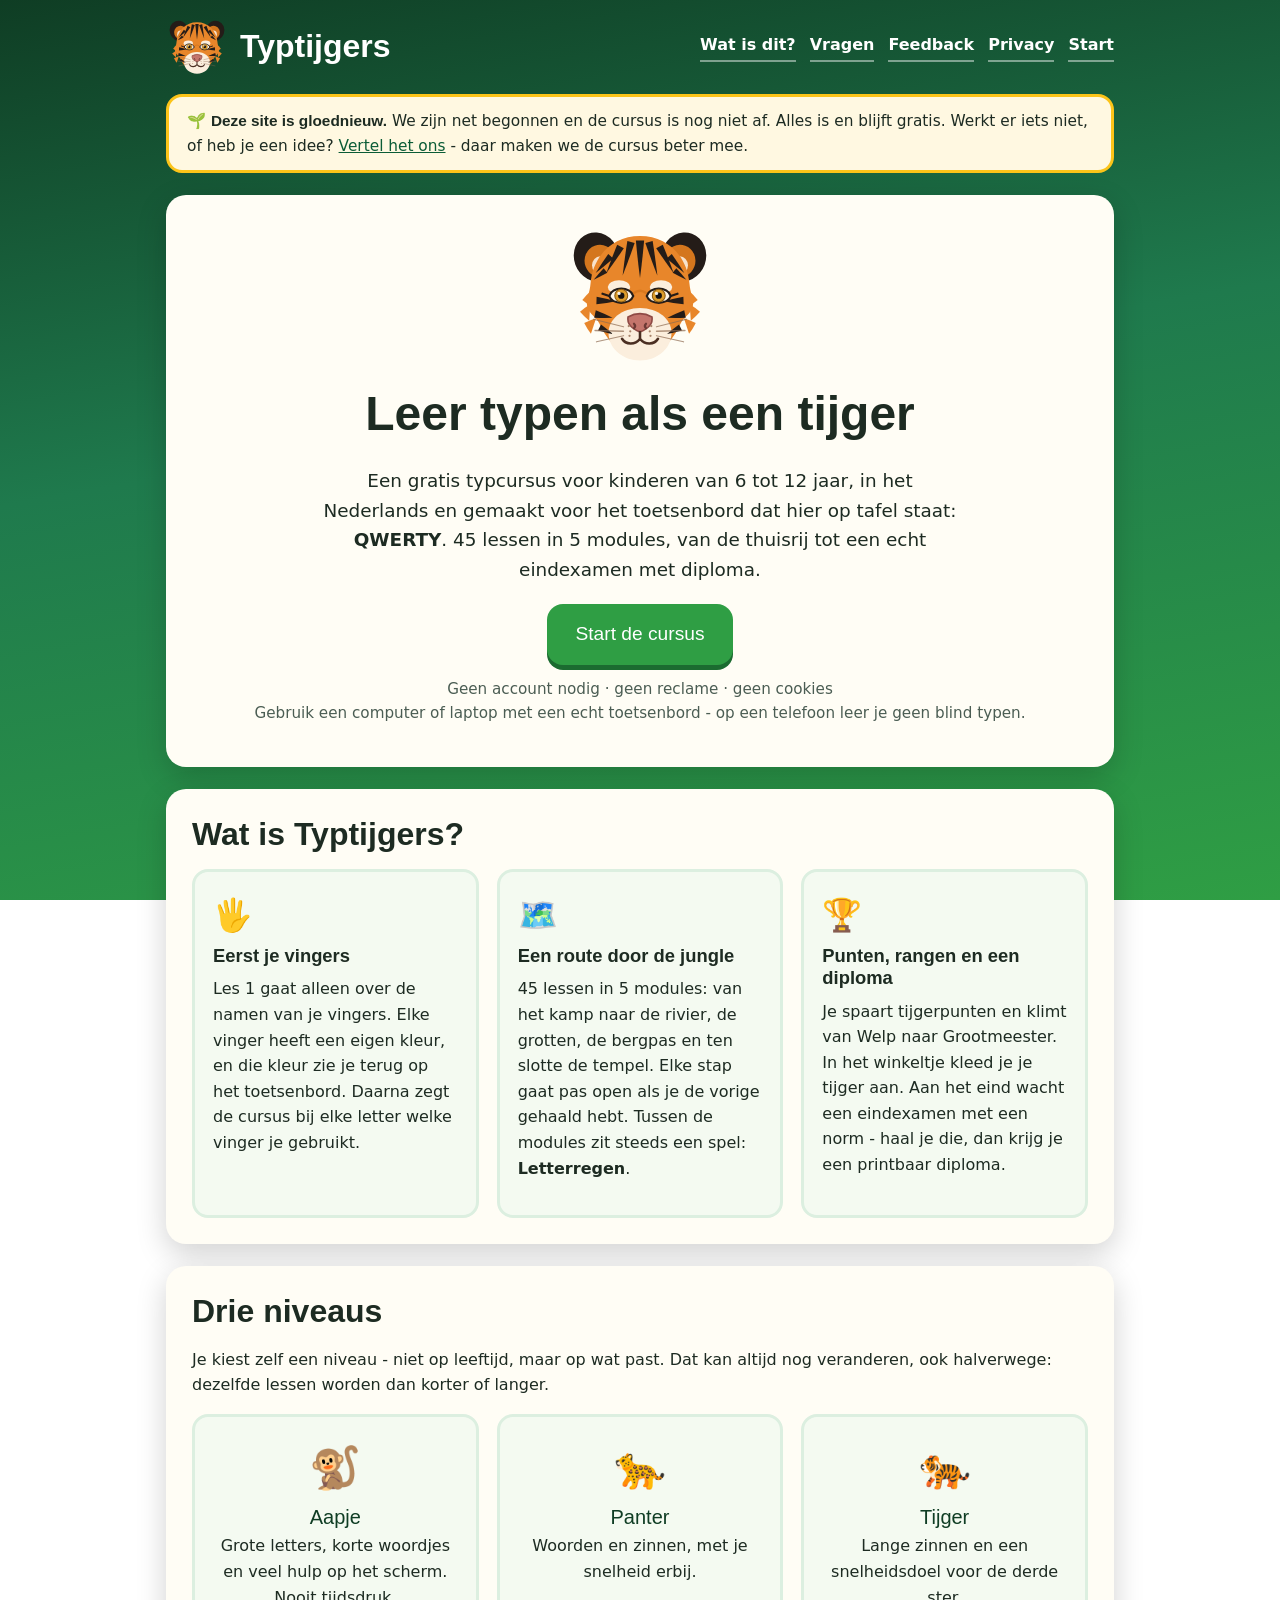
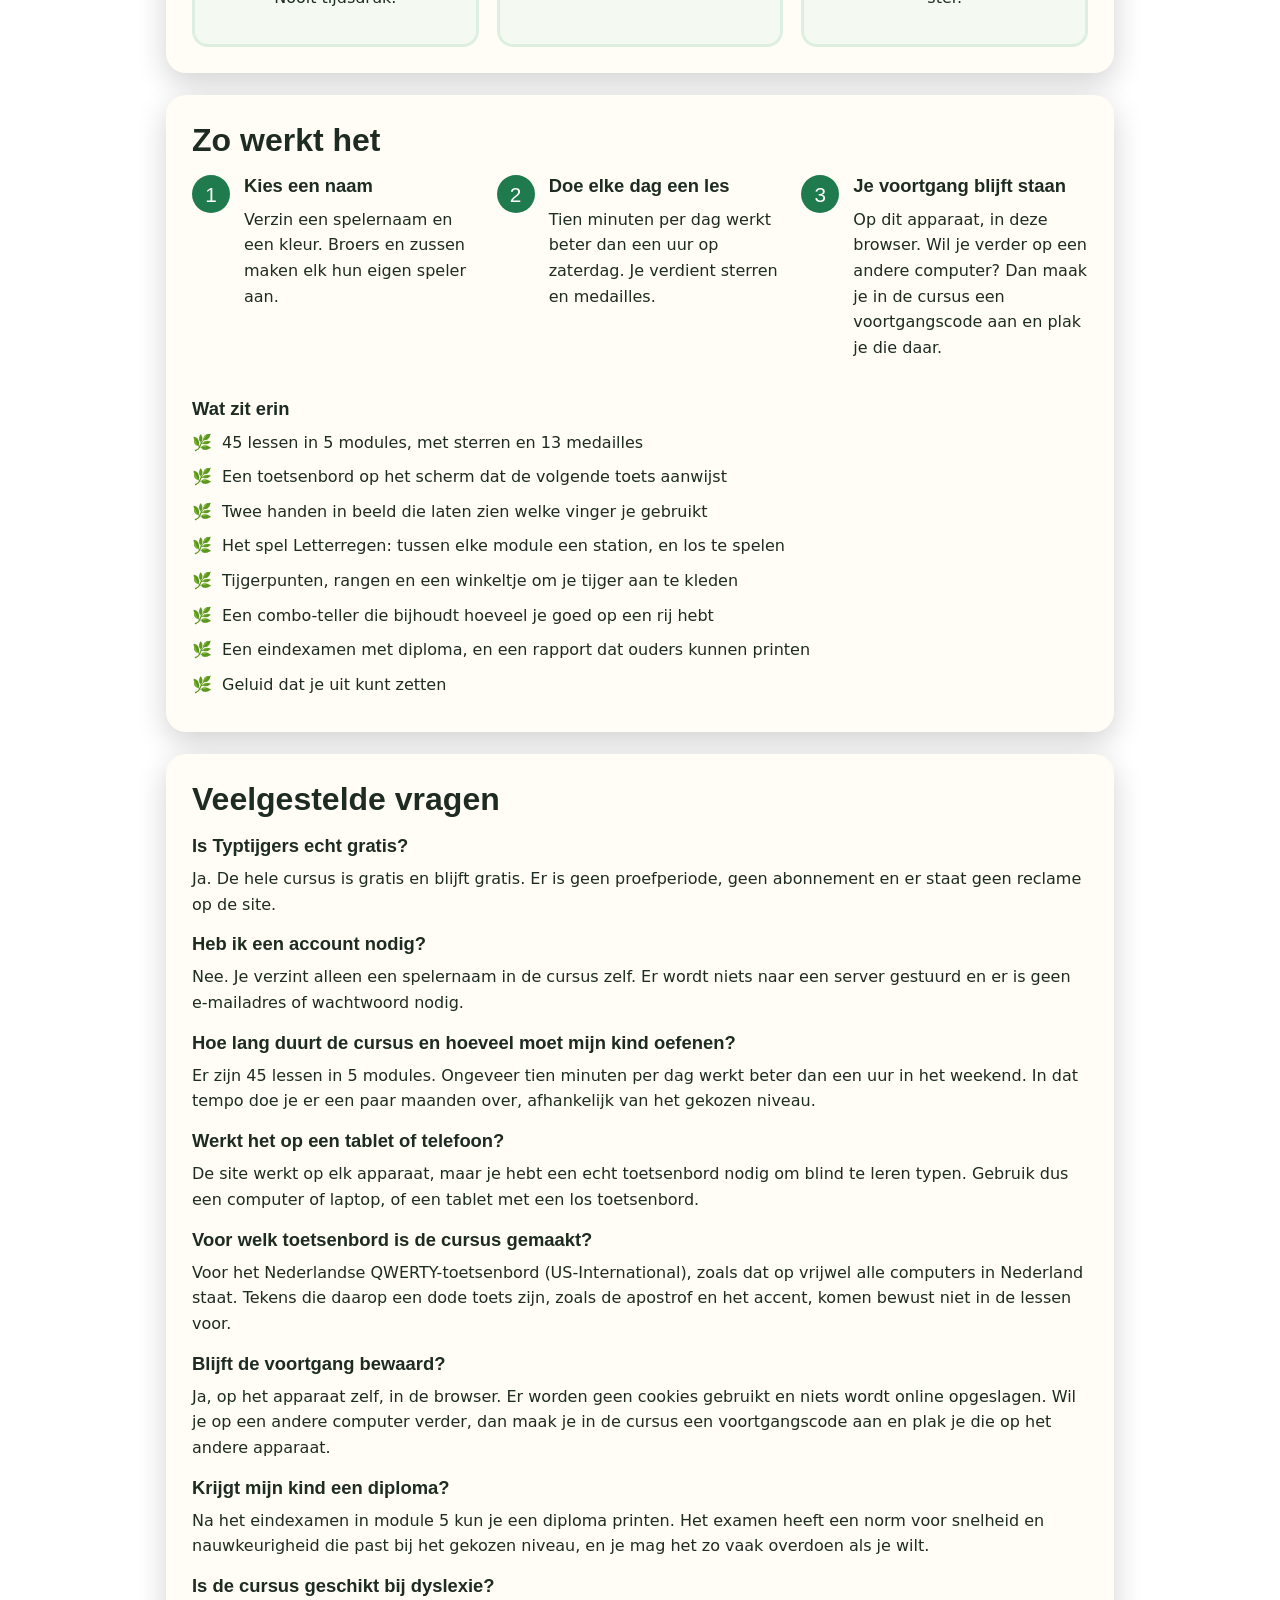
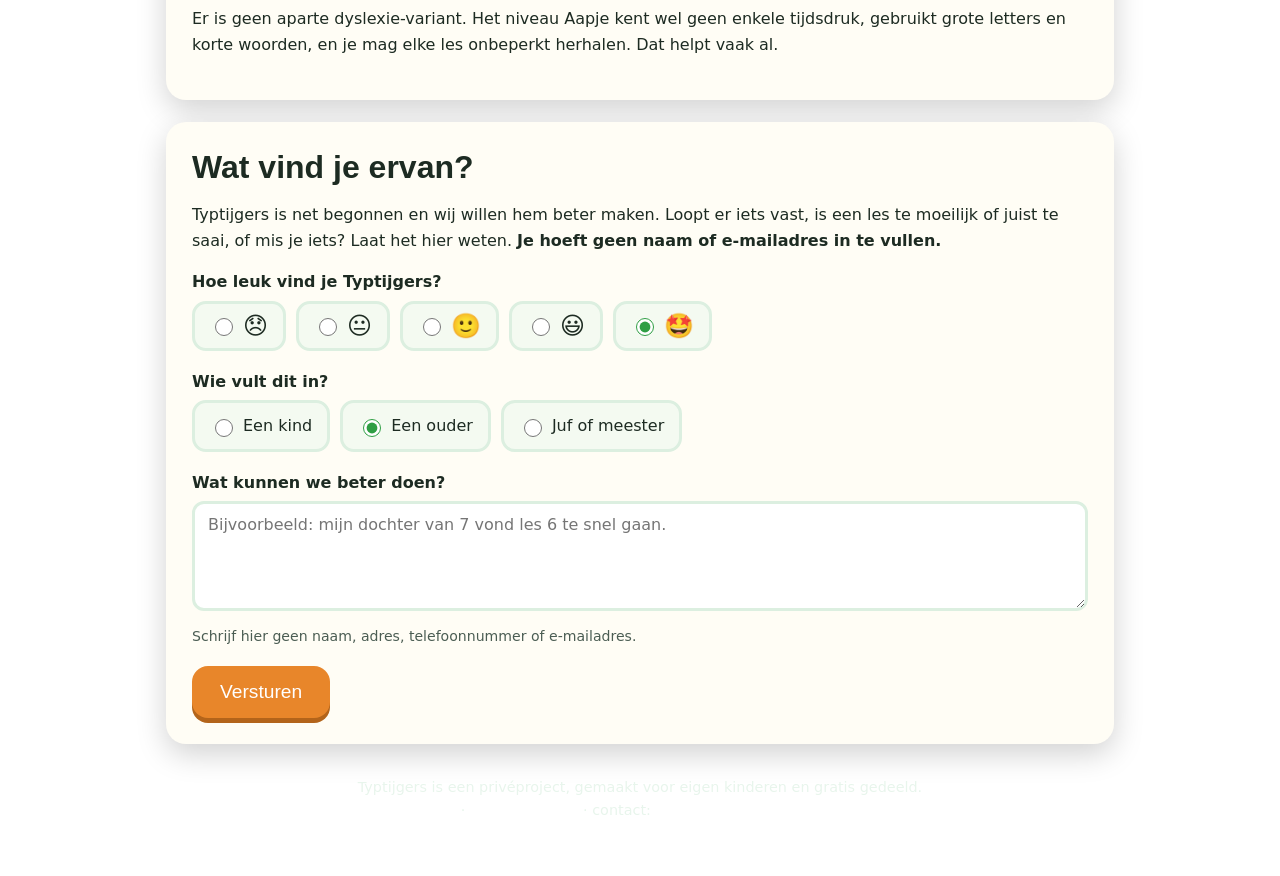
<file: index.html>
<!DOCTYPE html>
<html lang="nl">
<head>
<meta charset="utf-8">
<meta name="viewport" content="width=device-width, initial-scale=1">
<title>Typtijgers - gratis online typcursus voor kinderen | QWERTY</title>
<meta name="description" content="Gratis typcursus voor kinderen van 6 tot 12 jaar: 45 lessen op een Nederlands QWERTY-toetsenbord, met spelletjes, eindexamen en diploma. Geen account.">
<link rel="canonical" href="https://www.typtijgers.nl/">
<meta name="robots" content="index,follow,max-image-preview:large,max-snippet:-1">
<meta name="theme-color" content="#0f3d24">
<link rel="icon" href="favicon.svg" type="image/svg+xml">
<link rel="stylesheet" href="site.css">

<!-- Voorbeeldweergave bij delen in WhatsApp, Facebook, LinkedIn en Slack -->
<meta property="og:type" content="website">
<meta property="og:site_name" content="Typtijgers">
<meta property="og:locale" content="nl_NL">
<meta property="og:url" content="https://www.typtijgers.nl/">
<meta property="og:title" content="Typtijgers - gratis online typcursus voor kinderen">
<meta property="og:description" content="45 lessen in 5 modules op een Nederlands QWERTY-toetsenbord, met spelletjes, eindexamen en diploma. Gratis, zonder account en zonder reclame.">
<meta property="og:image" content="https://www.typtijgers.nl/og-typtijgers.png">
<meta property="og:image:width" content="1200">
<meta property="og:image:height" content="630">
<meta property="og:image:alt" content="Typtijgers - gratis typcursus voor kinderen">
<meta name="twitter:card" content="summary_large_image">
<meta name="twitter:title" content="Typtijgers - gratis online typcursus voor kinderen">
<meta name="twitter:description" content="45 lessen in 5 modules op een Nederlands QWERTY-toetsenbord, met spelletjes, eindexamen en diploma. Gratis en zonder account.">
<meta name="twitter:image" content="https://www.typtijgers.nl/og-typtijgers.png">

<!-- Structured data: helpt Google (rich results) en AI-tools begrijpen wat dit is -->
<script type="application/ld+json">
{
  "@context": "https://schema.org",
  "@graph": [
    {
      "@type": "WebSite",
      "@id": "https://www.typtijgers.nl/#website",
      "url": "https://www.typtijgers.nl/",
      "name": "Typtijgers",
      "description": "Gratis online typcursus voor kinderen op een Nederlands QWERTY-toetsenbord.",
      "inLanguage": "nl-NL",
      "isFamilyFriendly": true
    },
    {
      "@type": "Course",
      "@id": "https://www.typtijgers.nl/#cursus",
      "name": "Typtijgers - leren typen voor kinderen",
      "description": "Nederlandse typcursus voor kinderen: 45 lessen in 5 modules, van de thuisrij tot een eindexamen met diploma. Met een toetsenbord op het scherm dat de volgende toets aanwijst, handen die de juiste vinger tonen, en vier typespellen tussen de modules.",
      "url": "https://www.typtijgers.nl/cursus",
      "inLanguage": "nl-NL",
      "isAccessibleForFree": true,
      "isFamilyFriendly": true,
      "teaches": ["blind typen", "tienvingersysteem", "QWERTY-toetsenbord", "typvaardigheid"],
      "educationalLevel": "Basisonderwijs en onderbouw",
      "typicalAgeRange": "6-12",
      "offers": {
        "@type": "Offer",
        "price": "0",
        "priceCurrency": "EUR",
        "availability": "https://schema.org/InStock"
      },
      "hasCourseInstance": {
        "@type": "CourseInstance",
        "courseMode": "online",
        "courseWorkload": "PT10M",
        "inLanguage": "nl-NL"
      },
      "provider": {
        "@type": "Organization",
        "@id": "https://www.typtijgers.nl/#maker",
        "name": "Typtijgers",
        "url": "https://www.typtijgers.nl/"
      }
    },
    {
      "@type": "FAQPage",
      "@id": "https://www.typtijgers.nl/#faq",
      "mainEntity": [
        {
          "@type": "Question",
          "name": "Is Typtijgers echt gratis?",
          "acceptedAnswer": {
            "@type": "Answer",
            "text": "Ja. De hele cursus is gratis en blijft gratis. Er is geen proefperiode, geen abonnement en er staat geen reclame op de site."
          }
        },
        {
          "@type": "Question",
          "name": "Heb ik een account nodig?",
          "acceptedAnswer": {
            "@type": "Answer",
            "text": "Nee. Je verzint alleen een spelernaam in de cursus zelf. Er wordt niets naar een server gestuurd en er is geen e-mailadres of wachtwoord nodig."
          }
        },
        {
          "@type": "Question",
          "name": "Hoe lang duurt de cursus en hoeveel moet mijn kind oefenen?",
          "acceptedAnswer": {
            "@type": "Answer",
            "text": "Er zijn 45 lessen in 5 modules. Ongeveer tien minuten per dag werkt beter dan een uur in het weekend. In dat tempo doe je er een paar maanden over, afhankelijk van het gekozen niveau."
          }
        },
        {
          "@type": "Question",
          "name": "Werkt het op een tablet of telefoon?",
          "acceptedAnswer": {
            "@type": "Answer",
            "text": "De site werkt op elk apparaat, maar je hebt een echt toetsenbord nodig om blind te leren typen. Gebruik dus een computer of laptop, of een tablet met een los toetsenbord."
          }
        },
        {
          "@type": "Question",
          "name": "Voor welk toetsenbord is de cursus gemaakt?",
          "acceptedAnswer": {
            "@type": "Answer",
            "text": "Voor het Nederlandse QWERTY-toetsenbord (US-International), zoals dat op vrijwel alle computers in Nederland staat. Tekens die daarop een dode toets zijn, zoals de apostrof en het accent, komen bewust niet in de lessen voor."
          }
        },
        {
          "@type": "Question",
          "name": "Blijft de voortgang bewaard?",
          "acceptedAnswer": {
            "@type": "Answer",
            "text": "Ja, op het apparaat zelf, in de browser. Er worden geen cookies gebruikt en niets wordt online opgeslagen. Wil je op een andere computer verder, dan maak je in de cursus een voortgangscode aan en plak je die op het andere apparaat."
          }
        },
        {
          "@type": "Question",
          "name": "Krijgt mijn kind een diploma?",
          "acceptedAnswer": {
            "@type": "Answer",
            "text": "Na het eindexamen in module 5 kun je een diploma printen. Het examen heeft een norm voor snelheid en nauwkeurigheid die past bij het gekozen niveau, en je mag het zo vaak overdoen als je wilt."
          }
        },
        {
          "@type": "Question",
          "name": "Is de cursus geschikt bij dyslexie?",
          "acceptedAnswer": {
            "@type": "Answer",
            "text": "Er is geen aparte dyslexie-variant. Het niveau Aapje kent wel geen enkele tijdsdruk, gebruikt grote letters en korte woorden, en je mag elke les onbeperkt herhalen. Dat helpt vaak al."
          }
        }
      ]
    }
  ]
}
</script>
</head>
<body>

<!-- de tijger, één keer getekend en twee keer gebruikt -->
<svg style="display:none" aria-hidden="true"><symbol id="tijger" viewBox="0 0 200 200"><ellipse cx="42" cy="48" rx="30" ry="33" transform="rotate(-20 42 48)" fill="#241c18"/><ellipse cx="45" cy="55" rx="21" ry="22" transform="rotate(-20 42 48)" fill="#d4761d"/><ellipse cx="47" cy="59" rx="11" ry="12" fill="#f7e3cd"/><ellipse cx="158" cy="48" rx="30" ry="33" transform="rotate(20 158 48)" fill="#241c18"/><ellipse cx="155" cy="55" rx="21" ry="22" transform="rotate(20 158 48)" fill="#d4761d"/><ellipse cx="153" cy="59" rx="11" ry="12" fill="#f7e3cd"/><path d="M100 20c36 0 63 26 66 64 1 13 7 22 4 31-3 10-12 13-16 22-10 23-31 45-54 45s-44-22-54-45c-4-9-13-12-16-22-3-9 3-18 4-31 3-38 30-64 66-64z" fill="#e8862a"/><path transform="translate(36 104) rotate(-96)" fill="#e8862a" d="M-11 0 Q-6.05 -7.15 0 -13 Q6.05 -7.15 11 0 Z"/><path transform="translate(33 122) rotate(-86)" fill="#e8862a" d="M-11 0 Q-6.05 -7.15 0 -13 Q6.05 -7.15 11 0 Z"/><path transform="translate(38 140) rotate(-72)" fill="#e8862a" d="M-11 0 Q-6.05 -7.15 0 -13 Q6.05 -7.15 11 0 Z"/><path transform="translate(164 104) rotate(96)" fill="#e8862a" d="M-11 0 Q-6.05 -7.15 0 -13 Q6.05 -7.15 11 0 Z"/><path transform="translate(167 122) rotate(86)" fill="#e8862a" d="M-11 0 Q-6.05 -7.15 0 -13 Q6.05 -7.15 11 0 Z"/><path transform="translate(162 140) rotate(72)" fill="#e8862a" d="M-11 0 Q-6.05 -7.15 0 -13 Q6.05 -7.15 11 0 Z"/><path d="M100 116c24 0 42 15 42 33 0 21-19 37-42 37s-42-16-42-37c0-18 18-33 42-33z" fill="#fbeedd"/><ellipse cx="72" cy="88" rx="15" ry="9" fill="#fbeedd"/><ellipse cx="128" cy="88" rx="15" ry="9" fill="#fbeedd"/><path transform="translate(100 26) rotate(180)" fill="#241c18" d="M-5.5 0 Q-3.025 -27.5 0 -50 Q3.025 -27.5 5.5 0 Z"/><path transform="translate(88 28) rotate(194)" fill="#241c18" d="M-5 0 Q-2.75 -25.3 0 -46 Q2.75 -25.3 5 0 Z"/><path transform="translate(112 28) rotate(166)" fill="#241c18" d="M-5 0 Q-2.75 -25.3 0 -46 Q2.75 -25.3 5 0 Z"/><path transform="translate(74 34) rotate(208)" fill="#241c18" d="M-5 0 Q-2.75 -22 0 -40 Q2.75 -22 5 0 Z"/><path transform="translate(126 34) rotate(152)" fill="#241c18" d="M-5 0 Q-2.75 -22 0 -40 Q2.75 -22 5 0 Z"/><path transform="translate(61 47) rotate(222)" fill="#241c18" d="M-4.5 0 Q-2.475 -16.5 0 -30 Q2.475 -16.5 4.5 0 Z"/><path transform="translate(139 47) rotate(138)" fill="#241c18" d="M-4.5 0 Q-2.475 -16.5 0 -30 Q2.475 -16.5 4.5 0 Z"/><path transform="translate(54 66) rotate(232)" fill="#241c18" d="M-4 0 Q-2.2 -11 0 -20 Q2.2 -11 4 0 Z"/><path transform="translate(146 66) rotate(128)" fill="#241c18" d="M-4 0 Q-2.2 -11 0 -20 Q2.2 -11 4 0 Z"/><path transform="translate(42 106) rotate(92)" fill="#241c18" d="M-5 0 Q-2.75 -14.3 0 -26 Q2.75 -14.3 5 0 Z"/><path transform="translate(158 106) rotate(-92)" fill="#241c18" d="M-5 0 Q-2.75 -14.3 0 -26 Q2.75 -14.3 5 0 Z"/><path transform="translate(40 124) rotate(102)" fill="#241c18" d="M-5 0 Q-2.75 -13.2 0 -24 Q2.75 -13.2 5 0 Z"/><path transform="translate(160 124) rotate(-102)" fill="#241c18" d="M-5 0 Q-2.75 -13.2 0 -24 Q2.75 -13.2 5 0 Z"/><path transform="translate(46 142) rotate(116)" fill="#241c18" d="M-4.5 0 Q-2.475 -11 0 -20 Q2.475 -11 4.5 0 Z"/><path transform="translate(154 142) rotate(-116)" fill="#241c18" d="M-4.5 0 Q-2.475 -11 0 -20 Q2.475 -11 4.5 0 Z"/><path d="M92 96q8-6 16 0" fill="none" stroke="#d4761d" stroke-width="3" stroke-linecap="round" opacity=".8"/><path d="M59 100 C63 87 87 87 91 100 C87 112 63 112 59 100 Z" fill="#fff7ea" stroke="#241c18" stroke-width="3"/><circle cx="75" cy="99.5" r="8.6" fill="#dd9d2b"/><circle cx="75" cy="99.5" r="8.6" fill="none" stroke="#8a5a12" stroke-width="1.4"/><circle cx="75" cy="99.5" r="4.2" fill="#17120f"/><circle cx="72" cy="96.5" r="2.2" fill="#fff" opacity=".9"/><path d="M59 100 l-9 -3" stroke="#241c18" stroke-width="3" stroke-linecap="round" fill="none"/><path d="M109 100 C113 87 137 87 141 100 C137 112 113 112 109 100 Z" fill="#fff7ea" stroke="#241c18" stroke-width="3"/><circle cx="125" cy="99.5" r="8.6" fill="#dd9d2b"/><circle cx="125" cy="99.5" r="8.6" fill="none" stroke="#8a5a12" stroke-width="1.4"/><circle cx="125" cy="99.5" r="4.2" fill="#17120f"/><circle cx="122" cy="96.5" r="2.2" fill="#fff" opacity=".9"/><path d="M141 100 l9 -3" stroke="#241c18" stroke-width="3" stroke-linecap="round" fill="none"/><path d="M84 128q16-9 32 0q2 13-16 20q-18-7-16-20z" fill="#c4756c" stroke="#8f4a45" stroke-width="2.2"/><path d="M92 137q3 3 0 6M108 137q-3 3 0 6" stroke="#6d3a35" stroke-width="3" stroke-linecap="round" fill="none"/><path d="M100 148v9M100 157c-7 9-19 8-24 0M100 157c7 9 19 8 24 0" fill="none" stroke="#4a2e22" stroke-width="3.4" stroke-linecap="round"/><g stroke="#8f6b52" stroke-width="1.7" stroke-linecap="round" opacity=".7" fill="none"><path d="M78 141 38 131M78 147 40 146M78 153 42 161M122 141 162 131M122 147 160 146M122 153 158 161"/></g><g fill="#a8836a"><circle cx="85" cy="140" r="1.5"/><circle cx="87" cy="147" r="1.5"/><circle cx="86" cy="153" r="1.5"/><circle cx="115" cy="140" r="1.5"/><circle cx="113" cy="147" r="1.5"/><circle cx="114" cy="153" r="1.5"/></g></symbol></svg>

<div class="wrap">

  <header class="sitekop">
    <svg class="tijgerkop" viewBox="0 0 200 200" role="img" aria-label="Tijgerkop"><use href="#tijger"/></svg>
    <a class="naam" href="index.html">Typtijgers</a>
    <nav>
      <a href="#watisdit">Wat is dit?</a>
      <a href="#vragen">Vragen</a>
      <a href="#feedback">Feedback</a>
      <a href="privacy.html">Privacy</a>
      <a href="Typtijgers.html">Start</a>
    </nav>
  </header>

  <div class="beta">
    🌱 <b>Deze site is gloednieuw.</b> We zijn net begonnen en de cursus is nog niet af.
    Alles is en blijft gratis. Werkt er iets niet, of heb je een idee?
    <a href="#feedback">Vertel het ons</a> - daar maken we de cursus beter mee.
  </div>

  <main>
    <section class="kaart hero">
      <svg class="tijgergroot" viewBox="0 0 200 200" role="img" aria-label="Tijger"><use href="#tijger"/></svg>
      <h1>Leer typen als een tijger</h1>
      <p style="font-size:1.15rem;max-width:640px;margin:0 auto 20px">
        Een gratis typcursus voor kinderen van 6 tot 12 jaar, in het Nederlands en
        gemaakt voor het toetsenbord dat hier op tafel staat: <b>QWERTY</b>.
        45 lessen in 5 modules, van de thuisrij tot een echt eindexamen met diploma.
      </p>
      <a class="knop" href="Typtijgers.html">Start de cursus</a>
      <p class="onder">
        Geen account nodig &middot; geen reclame &middot; geen cookies<br>
        Gebruik een computer of laptop met een echt toetsenbord - op een telefoon leer je geen blind typen.
      </p>
    </section>

    <section class="kaart" id="watisdit">
      <h2>Wat is Typtijgers?</h2>
      <div class="drie">
        <div class="vak">
          <span class="ic">🖐️</span>
          <h3>Eerst je vingers</h3>
          <p>Les 1 gaat alleen over de namen van je vingers. Elke vinger heeft een eigen kleur,
             en die kleur zie je terug op het toetsenbord. Daarna zegt de cursus bij elke letter
             welke vinger je gebruikt.</p>
        </div>
        <div class="vak">
          <span class="ic">🗺️</span>
          <h3>Een route door de jungle</h3>
          <p>45 lessen in 5 modules: van het kamp naar de rivier, de grotten, de bergpas
             en ten slotte de tempel. Elke stap gaat pas open als je de vorige gehaald hebt.
             Tussen de modules zit steeds een spel: <b>Letterregen</b>.</p>
        </div>
        <div class="vak">
          <span class="ic">🏆</span>
          <h3>Punten, rangen en een diploma</h3>
          <p>Je spaart tijgerpunten en klimt van Welp naar Grootmeester. In het winkeltje
             kleed je je tijger aan. Aan het eind wacht een eindexamen met een norm - haal je
             die, dan krijg je een printbaar diploma.</p>
        </div>
      </div>
    </section>

    <section class="kaart">
      <h2>Drie niveaus</h2>
      <p>Je kiest zelf een niveau - niet op leeftijd, maar op wat past. Dat kan altijd
         nog veranderen, ook halverwege: dezelfde lessen worden dan korter of langer.</p>
      <div class="drie">
        <div class="niveau">
          <span class="ic">🐒</span>
          <div class="lft">Aapje</div>
          <p>Grote letters, korte woordjes en veel hulp op het scherm. Nooit tijdsdruk.</p>
        </div>
        <div class="niveau">
          <span class="ic">🐆</span>
          <div class="lft">Panter</div>
          <p>Woorden en zinnen, met je snelheid erbij.</p>
        </div>
        <div class="niveau">
          <span class="ic">🐅</span>
          <div class="lft">Tijger</div>
          <p>Lange zinnen en een snelheidsdoel voor de derde ster.</p>
        </div>
      </div>
    </section>

    <section class="kaart">
      <h2>Zo werkt het</h2>
      <div class="stappen">
        <div class="stap">
          <h3>Kies een naam</h3>
          <p>Verzin een spelernaam en een kleur. Broers en zussen maken elk hun eigen speler aan.</p>
        </div>
        <div class="stap">
          <h3>Doe elke dag een les</h3>
          <p>Tien minuten per dag werkt beter dan een uur op zaterdag. Je verdient sterren en medailles.</p>
        </div>
        <div class="stap">
          <h3>Je voortgang blijft staan</h3>
          <p>Op dit apparaat, in deze browser. Wil je verder op een andere computer?
             Dan maak je in de cursus een voortgangscode aan en plak je die daar.</p>
        </div>
      </div>
      <h3 style="margin-top:22px">Wat zit erin</h3>
      <ul class="vink">
        <li>45 lessen in 5 modules, met sterren en 13 medailles</li>
        <li>Een toetsenbord op het scherm dat de volgende toets aanwijst</li>
        <li>Twee handen in beeld die laten zien welke vinger je gebruikt</li>
        <li>Het spel Letterregen: tussen elke module een station, en los te spelen</li>
        <li>Tijgerpunten, rangen en een winkeltje om je tijger aan te kleden</li>
        <li>Een combo-teller die bijhoudt hoeveel je goed op een rij hebt</li>
        <li>Een eindexamen met diploma, en een rapport dat ouders kunnen printen</li>
        <li>Geluid dat je uit kunt zetten</li>
      </ul>
    </section>

    <section class="kaart" id="vragen">
      <h2>Veelgestelde vragen</h2>

      <h3>Is Typtijgers echt gratis?</h3>
      <p>Ja. De hele cursus is gratis en blijft gratis. Er is geen proefperiode, geen
         abonnement en er staat geen reclame op de site.</p>

      <h3>Heb ik een account nodig?</h3>
      <p>Nee. Je verzint alleen een spelernaam in de cursus zelf. Er wordt niets naar een
         server gestuurd en er is geen e-mailadres of wachtwoord nodig.</p>

      <h3>Hoe lang duurt de cursus en hoeveel moet mijn kind oefenen?</h3>
      <p>Er zijn 45 lessen in 5 modules. Ongeveer tien minuten per dag werkt beter dan een
         uur in het weekend. In dat tempo doe je er een paar maanden over, afhankelijk van
         het gekozen niveau.</p>

      <h3>Werkt het op een tablet of telefoon?</h3>
      <p>De site werkt op elk apparaat, maar je hebt een echt toetsenbord nodig om blind te
         leren typen. Gebruik dus een computer of laptop, of een tablet met een los toetsenbord.</p>

      <h3>Voor welk toetsenbord is de cursus gemaakt?</h3>
      <p>Voor het Nederlandse QWERTY-toetsenbord (US-International), zoals dat op vrijwel alle
         computers in Nederland staat. Tekens die daarop een dode toets zijn, zoals de apostrof
         en het accent, komen bewust niet in de lessen voor.</p>

      <h3>Blijft de voortgang bewaard?</h3>
      <p>Ja, op het apparaat zelf, in de browser. Er worden geen cookies gebruikt en niets wordt
         online opgeslagen. Wil je op een andere computer verder, dan maak je in de cursus een
         voortgangscode aan en plak je die op het andere apparaat.</p>

      <h3>Krijgt mijn kind een diploma?</h3>
      <p>Na het eindexamen in module 5 kun je een diploma printen. Het examen heeft een norm voor
         snelheid en nauwkeurigheid die past bij het gekozen niveau, en je mag het zo vaak
         overdoen als je wilt.</p>

      <h3>Is de cursus geschikt bij dyslexie?</h3>
      <p>Er is geen aparte dyslexie-variant. Het niveau Aapje kent wel geen enkele tijdsdruk,
         gebruikt grote letters en korte woorden, en je mag elke les onbeperkt herhalen. Dat
         helpt vaak al.</p>
    </section>

    <section class="kaart" id="feedback">
      <h2>Wat vind je ervan?</h2>
      <p>
        Typtijgers is net begonnen en wij willen hem beter maken. Loopt er iets vast,
        is een les te moeilijk of juist te saai, of mis je iets? Laat het hier weten.
        <b>Je hoeft geen naam of e-mailadres in te vullen.</b>
      </p>

      <form name="feedback-site" method="POST" data-netlify="true" netlify-honeypot="bot-field" action="/bedankt.html">
        <input type="hidden" name="form-name" value="feedback-site">
        <p class="verstopt">
          <label>Laat dit veld leeg: <input name="bot-field"></label>
        </p>

        <div class="veld">
          <label>Hoe leuk vind je Typtijgers?</label>
          <div class="radios">
            <label><input type="radio" name="leuk" value="1"><span class="gezicht">😞</span></label>
            <label><input type="radio" name="leuk" value="2"><span class="gezicht">😐</span></label>
            <label><input type="radio" name="leuk" value="3"><span class="gezicht">🙂</span></label>
            <label><input type="radio" name="leuk" value="4"><span class="gezicht">😃</span></label>
            <label><input type="radio" name="leuk" value="5" checked><span class="gezicht">🤩</span></label>
          </div>
        </div>

        <div class="veld">
          <label>Wie vult dit in?</label>
          <div class="radios">
            <label><input type="radio" name="wie" value="kind"> Een kind</label>
            <label><input type="radio" name="wie" value="ouder" checked> Een ouder</label>
            <label><input type="radio" name="wie" value="juf of meester"> Juf of meester</label>
          </div>
        </div>

        <div class="veld">
          <label for="opmerking">Wat kunnen we beter doen?</label>
          <textarea id="opmerking" name="opmerking" maxlength="1500"
            placeholder="Bijvoorbeeld: mijn dochter van 7 vond les 6 te snel gaan."></textarea>
          <p style="font-size:.88rem;color:#4b5d53;margin:6px 0 0">
            Schrijf hier geen naam, adres, telefoonnummer of e-mailadres.
          </p>
        </div>

        <button class="knop oranje" type="submit">Versturen</button>
      </form>
    </section>
  </main>

  <footer class="sitevoet">
    <p>
      Typtijgers is een privéproject, gemaakt voor eigen kinderen en gratis gedeeld.<br>
      <a href="privacy.html">Privacy</a> &middot;
      <a href="Typtijgers.html">Naar de cursus</a> &middot;
      contact: <a href="mailto:dave.bourgondien@gmail.com">dave.bourgondien@gmail.com</a>
    </p>
  </footer>

</div>
</body>
</html>
</file>
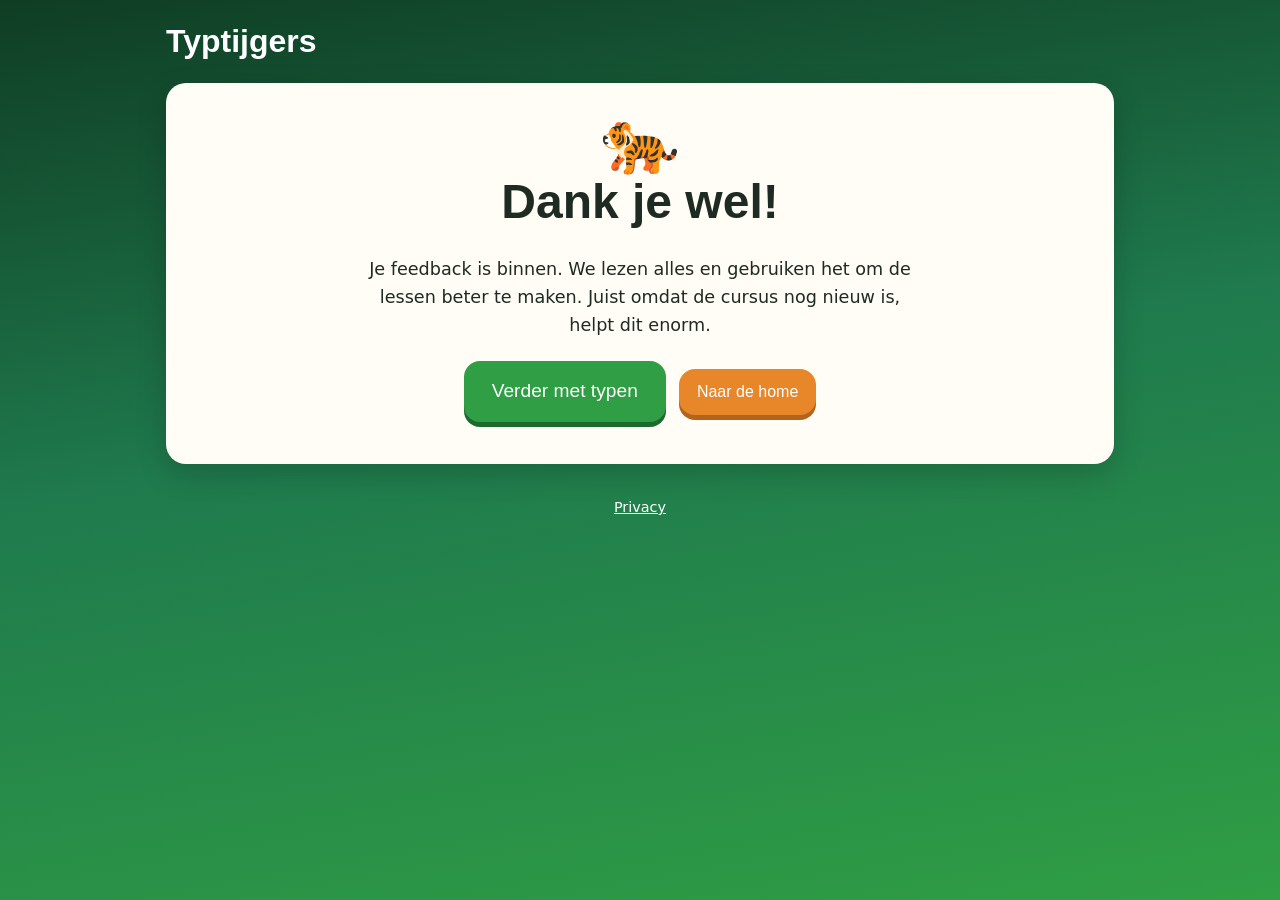
<file: bedankt.html>
<!DOCTYPE html>
<html lang="nl">
<head>
<meta charset="utf-8">
<meta name="viewport" content="width=device-width, initial-scale=1">
<title>Bedankt! - Typtijgers</title>
<meta name="robots" content="noindex">
<link rel="icon" href="favicon.svg" type="image/svg+xml">
<link rel="stylesheet" href="site.css">
</head>
<body>
<div class="wrap">

  <header class="sitekop">
    <a class="naam" href="index.html">Typtijgers</a>
  </header>

  <main>
    <section class="kaart hero">
      <div style="font-size:4rem;line-height:1">🐅</div>
      <h1>Dank je wel!</h1>
      <p style="font-size:1.1rem;max-width:560px;margin:0 auto 22px">
        Je feedback is binnen. We lezen alles en gebruiken het om de lessen beter te maken.
        Juist omdat de cursus nog nieuw is, helpt dit enorm.
      </p>
      <p>
        <a class="knop" href="Typtijgers.html">Verder met typen</a>
        <a class="knop klein oranje" href="index.html" style="margin-left:8px">Naar de home</a>
      </p>
    </section>
  </main>

  <footer class="sitevoet">
    <p><a href="privacy.html">Privacy</a></p>
  </footer>

</div>
</body>
</html>
</file>
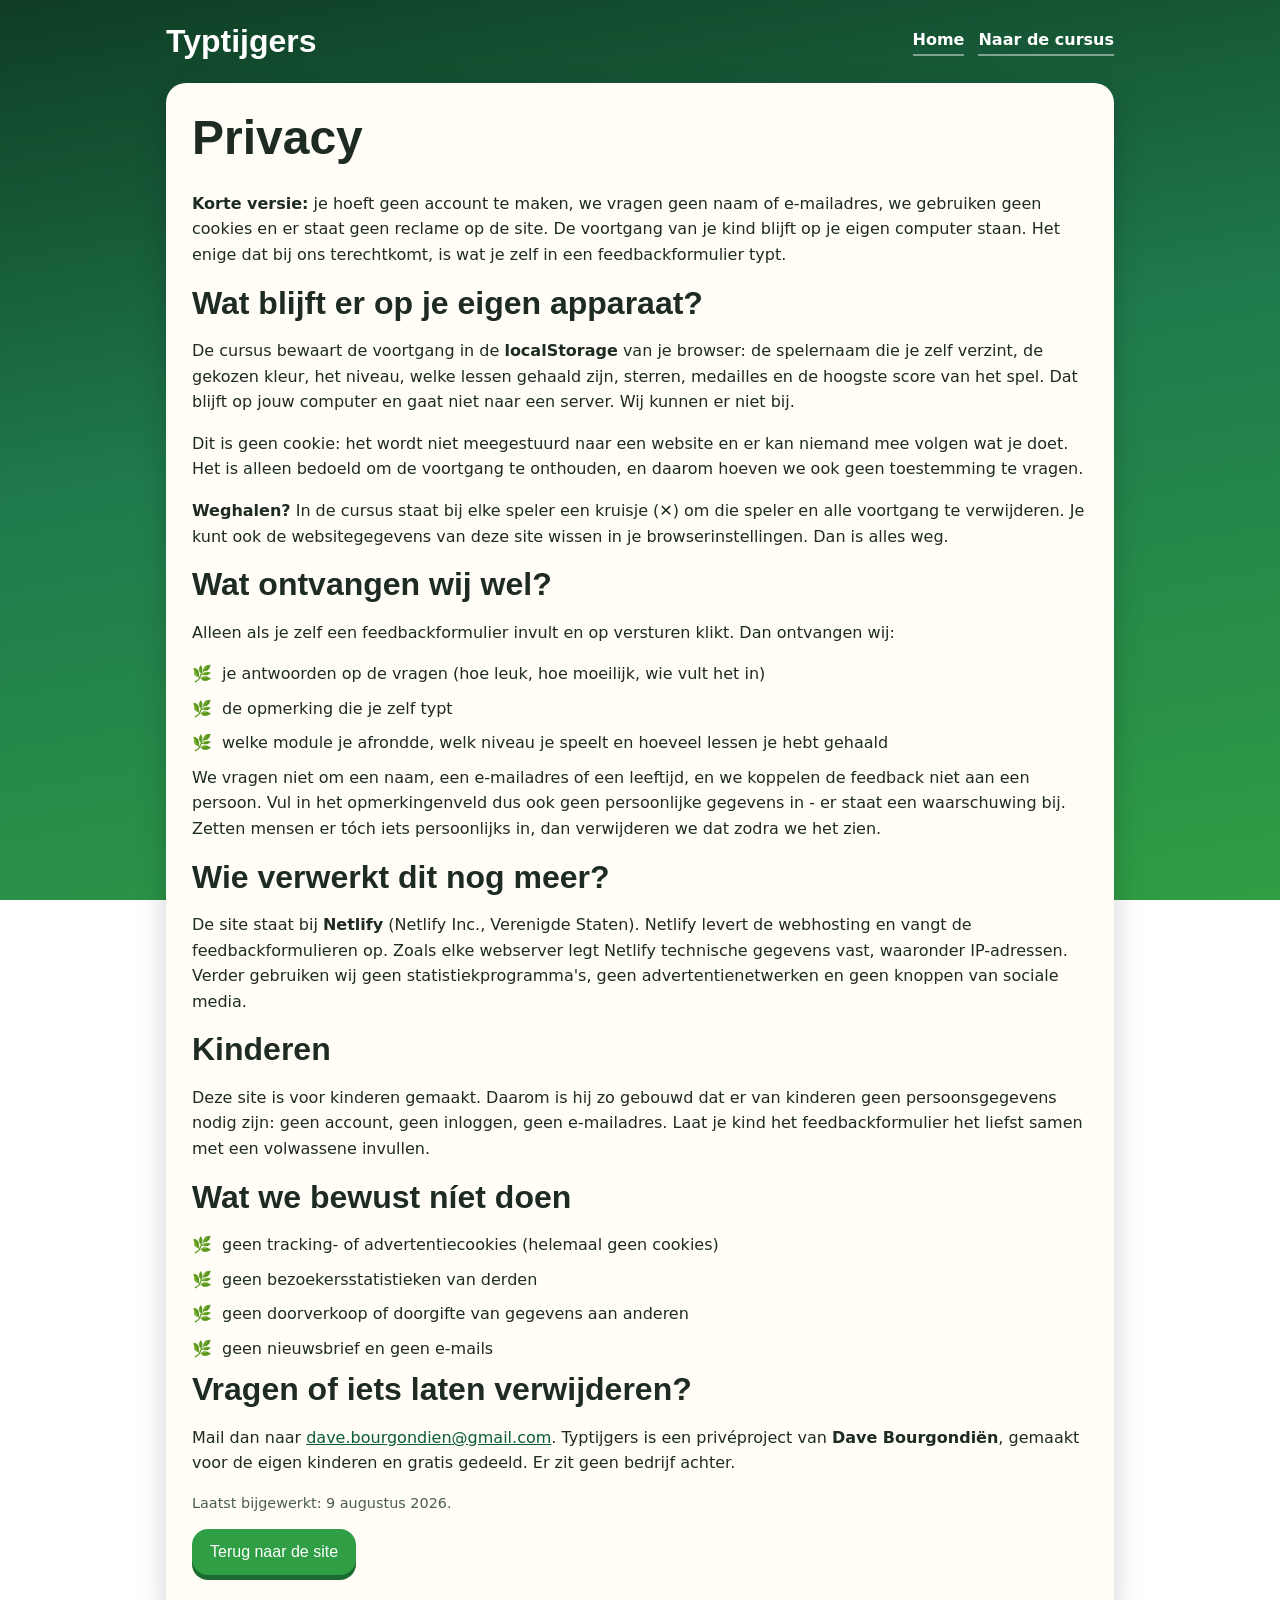
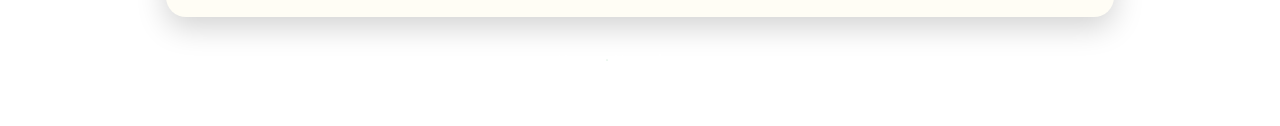
<file: privacy.html>
<!DOCTYPE html>
<html lang="nl">
<head>
<meta charset="utf-8">
<meta name="viewport" content="width=device-width, initial-scale=1">
<title>Privacy - Typtijgers</title>
<meta name="description" content="Wat Typtijgers wel en niet bewaart. Geen account, geen cookies, geen reclame.">
<link rel="canonical" href="https://www.typtijgers.nl/privacy">
<meta name="robots" content="index,follow">
<meta name="theme-color" content="#0f3d24">
<link rel="icon" href="favicon.svg" type="image/svg+xml">
<link rel="stylesheet" href="site.css">
</head>
<body>
<div class="wrap">

  <header class="sitekop">
    <a class="naam" href="index.html">Typtijgers</a>
    <nav>
      <a href="index.html">Home</a>
      <a href="Typtijgers.html">Naar de cursus</a>
    </nav>
  </header>

  <main>
    <section class="kaart">
      <h1>Privacy</h1>
      <p><b>Korte versie:</b> je hoeft geen account te maken, we vragen geen naam of e-mailadres,
         we gebruiken geen cookies en er staat geen reclame op de site. De voortgang van je kind
         blijft op je eigen computer staan. Het enige dat bij ons terechtkomt, is wat je zelf
         in een feedbackformulier typt.</p>

      <h2>Wat blijft er op je eigen apparaat?</h2>
      <p>De cursus bewaart de voortgang in de <b>localStorage</b> van je browser: de spelernaam
         die je zelf verzint, de gekozen kleur, het niveau, welke lessen gehaald zijn, sterren,
         medailles en de hoogste score van het spel. Dat blijft op jouw computer en gaat niet
         naar een server. Wij kunnen er niet bij.</p>
      <p>Dit is geen cookie: het wordt niet meegestuurd naar een website en er kan niemand
         mee volgen wat je doet. Het is alleen bedoeld om de voortgang te onthouden, en
         daarom hoeven we ook geen toestemming te vragen.</p>
      <p><b>Weghalen?</b> In de cursus staat bij elke speler een kruisje (✕) om die speler en
         alle voortgang te verwijderen. Je kunt ook de websitegegevens van deze site wissen
         in je browserinstellingen. Dan is alles weg.</p>

      <h2>Wat ontvangen wij wel?</h2>
      <p>Alleen als je zelf een feedbackformulier invult en op versturen klikt. Dan ontvangen wij:</p>
      <ul class="vink">
        <li>je antwoorden op de vragen (hoe leuk, hoe moeilijk, wie vult het in)</li>
        <li>de opmerking die je zelf typt</li>
        <li>welke module je afrondde, welk niveau je speelt en hoeveel lessen je hebt gehaald</li>
      </ul>
      <p>We vragen niet om een naam, een e-mailadres of een leeftijd, en we koppelen de
         feedback niet aan een persoon. Vul in het opmerkingenveld dus ook geen persoonlijke
         gegevens in - er staat een waarschuwing bij. Zetten mensen er tóch iets persoonlijks in,
         dan verwijderen we dat zodra we het zien.</p>

      <h2>Wie verwerkt dit nog meer?</h2>
      <p>De site staat bij <b>Netlify</b> (Netlify Inc., Verenigde Staten). Netlify levert de
         webhosting en vangt de feedbackformulieren op. Zoals elke webserver legt Netlify
         technische gegevens vast, waaronder IP-adressen. Verder gebruiken wij geen
         statistiekprogramma's, geen advertentienetwerken en geen knoppen van sociale media.</p>

      <h2>Kinderen</h2>
      <p>Deze site is voor kinderen gemaakt. Daarom is hij zo gebouwd dat er van kinderen
         geen persoonsgegevens nodig zijn: geen account, geen inloggen, geen e-mailadres.
         Laat je kind het feedbackformulier het liefst samen met een volwassene invullen.</p>

      <h2>Wat we bewust níet doen</h2>
      <ul class="vink">
        <li>geen tracking- of advertentiecookies (helemaal geen cookies)</li>
        <li>geen bezoekersstatistieken van derden</li>
        <li>geen doorverkoop of doorgifte van gegevens aan anderen</li>
        <li>geen nieuwsbrief en geen e-mails</li>
      </ul>

      <h2>Vragen of iets laten verwijderen?</h2>
      <p>Mail dan naar <a href="mailto:dave.bourgondien@gmail.com">dave.bourgondien@gmail.com</a>.
         Typtijgers is een privéproject van <b>Dave Bourgondiën</b>, gemaakt voor de eigen
         kinderen en gratis gedeeld. Er zit geen bedrijf achter.</p>

      <p style="color:#4b5d53;font-size:.9rem">Laatst bijgewerkt: 9 augustus 2026.</p>
      <p><a class="knop klein" href="index.html">Terug naar de site</a></p>
    </section>
  </main>

  <footer class="sitevoet">
    <p><a href="index.html">Home</a> &middot; <a href="Typtijgers.html">Naar de cursus</a></p>
  </footer>

</div>
</body>
</html>
</file>
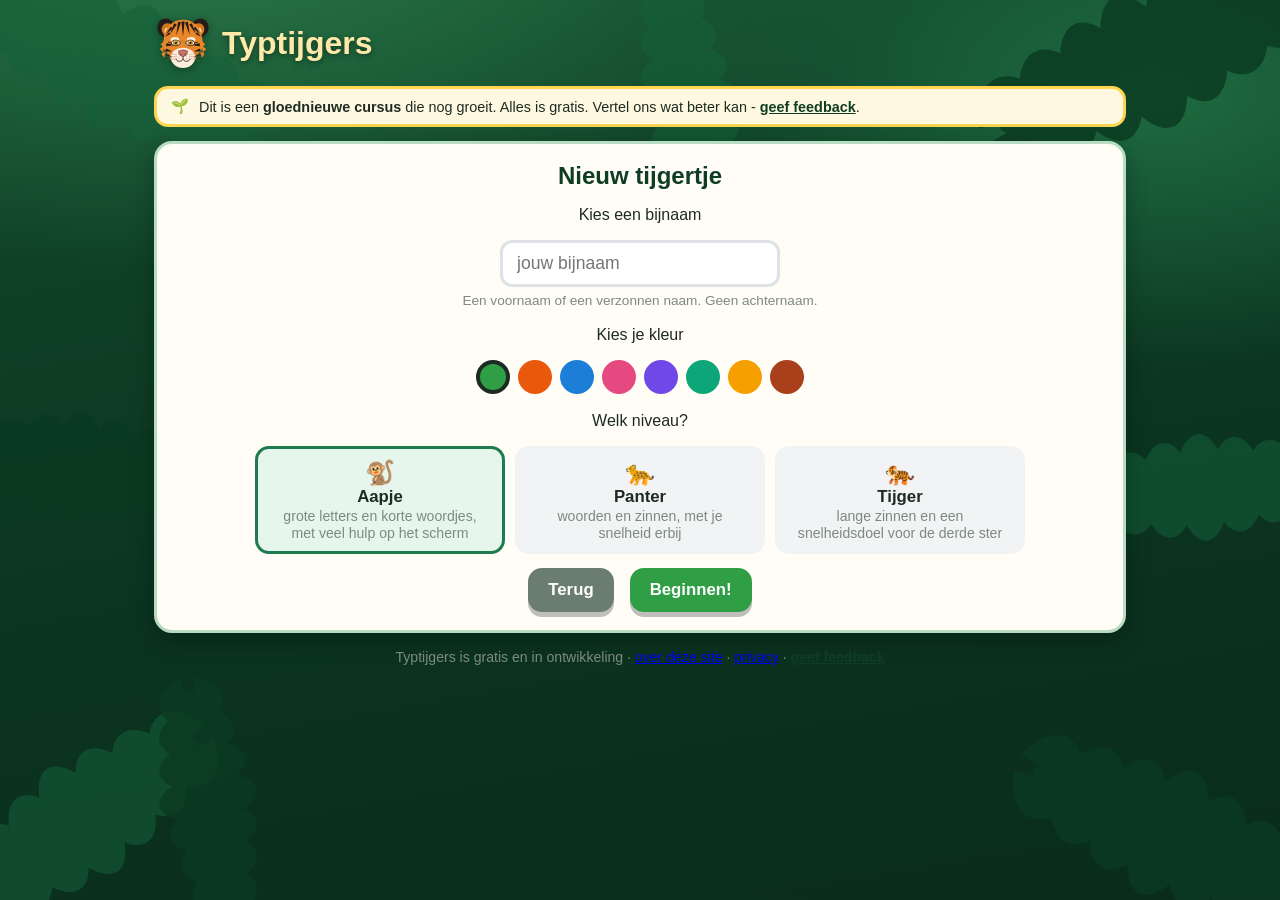
<file: Typtijgers.html>
<!DOCTYPE html>
<html lang="nl">
<head>
<meta charset="utf-8">
<meta name="viewport" content="width=device-width, initial-scale=1">
<title>De cursus - Typtijgers | leren typen in 45 lessen</title>
<meta name="description" content="Start de gratis typcursus: 45 lessen in 5 modules op een Nederlands QWERTY-toetsenbord, met een toetsenbord op het scherm dat de volgende toets aanwijst.">
<!-- De canonical wijst naar het nette adres; /Typtijgers.html en /cursus tonen hetzelfde. -->
<link rel="canonical" href="https://www.typtijgers.nl/cursus">
<meta name="robots" content="index,follow,max-image-preview:large">
<meta name="theme-color" content="#0f3d24">
<link rel="icon" href="favicon.svg" type="image/svg+xml">
<meta property="og:type" content="website">
<meta property="og:site_name" content="Typtijgers">
<meta property="og:locale" content="nl_NL">
<meta property="og:url" content="https://www.typtijgers.nl/cursus">
<meta property="og:title" content="De cursus - Typtijgers">
<meta property="og:description" content="45 lessen in 5 modules op een Nederlands QWERTY-toetsenbord. Gratis, zonder account.">
<meta property="og:image" content="https://www.typtijgers.nl/og-typtijgers.png">
<meta property="og:image:width" content="1200">
<meta property="og:image:height" content="630">
<!-- Inloggen staat uit. Om het aan te zetten: haal de regel hieronder uit het commentaar
     en vul SUPABASE_URL en SUPABASE_KEY in (zoek op "INLOGGEN STAAT UIT").
<script src="https://cdn.jsdelivr.net/npm/@supabase/supabase-js@2.45.4/dist/umd/supabase.min.js"></script>
-->
<!-- verder geen externe bestanden: de cursus werkt helemaal los -->

<style>
/* ============================== basis ============================== */
:root{
  /* junglepalet */
  --jungle:#1f7a4d; --donkergroen:#0f3d24; --groen:#2f9e44; --blad:#74c476;
  --geel:#fcc419; --oranje:#e8590c; --tijger:#e8862a;
  --roze:#e64980; --paars:#7048e8; --rood:#e03131; --grijs:#7c8a80;
  --inkt:#1d2b22; --papier:#fffdf6;
  --f-pink:#f06595; --f-ring:#ff922b; --f-midden:#fcc419; --f-wijs:#51cf66; --f-duim:#adb5bd;
  --ku: clamp(1.55rem, 3.5vw, 2.6rem);
  --rad:18px;
}
*{box-sizing:border-box}
html,body{margin:0;padding:0}
body{
  font-family:"Comic Sans MS","Trebuchet MS",Verdana,sans-serif;
  color:var(--inkt);
  background:#0d3b23;
  background-image:radial-gradient(1200px 600px at 15% -10%, #2b7a4b 0%, rgba(43,122,75,0) 60%),
                   radial-gradient(900px 500px at 90% 10%, #1e6b41 0%, rgba(30,107,65,0) 55%),
                   linear-gradient(170deg,#124a2b 0%,#0b3520 55%,#0a2c1b 100%);
  min-height:100vh;
  -webkit-text-size-adjust:100%;
}
/* laag met palmbladeren achter alles */
#jungle{position:fixed;inset:0;width:100%;height:100%;z-index:0;pointer-events:none}
.wrap{max-width:1000px;margin:0 auto;padding:14px 14px 40px;position:relative;z-index:1}
h1,h2,h3{margin:0 0 .4em}
h1{font-size:clamp(1.6rem,4.5vw,2.4rem)}
button{font-family:inherit}

/* ============================== koptekst ============================== */
header{display:flex;align-items:center;gap:10px;flex-wrap:wrap;margin-bottom:14px}
.logo{font-size:clamp(1.3rem,4vw,2rem);font-weight:bold;color:#ffe9a8;display:flex;align-items:center;gap:10px;
      text-shadow:0 2px 6px rgba(0,0,0,.45)}
.logo .kop{width:clamp(38px,7vw,58px);flex:none;display:block}
.tijger{width:100%;height:auto;display:block;filter:drop-shadow(0 2px 4px rgba(0,0,0,.35))}
header .rechts{margin-left:auto;display:flex;align-items:center;gap:8px;flex-wrap:wrap}
.chip{
  background:var(--papier);border:3px solid #fff;border-radius:999px;
  padding:6px 14px;display:flex;align-items:center;gap:8px;cursor:pointer;
  box-shadow:0 3px 0 rgba(0,0,0,.12);font-size:.95rem
}
.chip .bol{width:20px;height:20px;border-radius:50%;display:inline-block}
button.chip{font-family:inherit;color:var(--inkt)}
.chip.online{border-color:#b2f2bb}
input[type=email]{
  font-family:inherit;font-size:1.05rem;padding:10px 14px;border:3px solid #dee2e6;
  border-radius:12px;width:100%;max-width:340px
}
.vinkje{display:flex;gap:8px;align-items:flex-start;justify-content:center;font-size:.92rem;margin:10px 0}
.vinkje input{width:20px;height:20px;flex:none;margin-top:2px}
.opslagregel{font-size:.9rem}
.knop{
  border:none;border-radius:14px;padding:12px 20px;font-size:1.05rem;font-weight:bold;
  color:#fff;background:var(--jungle);cursor:pointer;box-shadow:0 5px 0 rgba(0,0,0,.25);
  transition:transform .06s
}
.knop:active{transform:translateY(3px);box-shadow:0 2px 0 rgba(0,0,0,.25)}
.knop.groen{background:var(--groen)} .knop.oranje{background:var(--oranje)}
.knop.grijs{background:#6b7d70} .knop.paars{background:#8a5a2b}
.knop.klein{padding:8px 14px;font-size:.9rem;border-radius:11px}

/* ============================== kaarten ============================== */
.kaart{background:var(--papier);border-radius:var(--rad);padding:18px;margin-bottom:16px;
       border:3px solid #b7dcc2;box-shadow:0 8px 22px rgba(0,0,0,.28)}
.kaart h2,.kaart h3{color:var(--donkergroen)}
.screen{display:none}
.screen.aan{display:block}

/* ============================== profielen ============================== */
.prof-grid{display:flex;flex-wrap:wrap;gap:14px;justify-content:center}
.prof{
  width:150px;background:var(--papier);border:4px solid transparent;border-radius:var(--rad);
  padding:14px;text-align:center;cursor:pointer;box-shadow:0 6px 14px rgba(0,0,0,.10)
}
.prof:hover{border-color:var(--geel)}
.prof .avatar{width:64px;height:64px;border-radius:50%;margin:0 auto 8px;display:flex;align-items:center;justify-content:center;font-size:2rem;color:#fff}
.prof .naam{font-weight:bold;font-size:1.05rem;word-break:break-word}
.prof .sub{font-size:.8rem;color:var(--grijs)}
.prof.nieuw{border:4px dashed #adb5bd;background:rgba(255,255,255,.6)}
.kleurkiezer{display:flex;gap:8px;justify-content:center;flex-wrap:wrap;margin:10px 0}
.kleurkiezer div{width:34px;height:34px;border-radius:50%;cursor:pointer;border:4px solid transparent}
.kleurkiezer div.uit{border-color:var(--inkt)}
input[type=text]{
  font-family:inherit;font-size:1.1rem;padding:10px 14px;border:3px solid #dee2e6;
  border-radius:12px;width:100%;max-width:280px
}
.modus-kies{display:flex;gap:10px;justify-content:center;flex-wrap:wrap;margin:10px 0}
.modus-kies label{
  background:#f1f3f5;border:3px solid transparent;border-radius:14px;padding:10px 16px;cursor:pointer;font-size:.95rem;
  flex:1 1 190px;max-width:250px;text-align:center   /* even breed, ook bij verschillende teksten */
}
.modus-kies label.uit{border-color:var(--jungle);background:#e6f6ec}
.modus-kies label b{display:block;font-size:1.05rem}
.modus-kies label .ic{font-size:1.5rem}
.modus-kies input{display:none}

/* ============================== menu ============================== */
.les-grid{display:grid;grid-template-columns:repeat(auto-fill,minmax(150px,1fr));gap:12px}
.les{
  background:#f8f9fa;border:3px solid #e9ecef;border-radius:16px;padding:12px;cursor:pointer;
  text-align:left;position:relative
}
.les:hover{border-color:var(--jungle)}
.les.klaar{background:#e9f7ec;border-color:#7cc99a}
.les.op-slot{opacity:.5;cursor:not-allowed;background:#f1f3f5}
.les .nr{font-size:.78rem;color:var(--grijs);font-weight:bold}
.les .tt{font-weight:bold;font-size:.98rem;margin:2px 0 6px;line-height:1.2}
.les .toetsen{font-family:Consolas,monospace;font-size:.85rem;color:#495057;letter-spacing:2px}
.sterren{font-size:1.05rem;letter-spacing:2px;margin-top:6px}
.slotje{position:absolute;top:8px;right:10px;font-size:1.1rem}
.badges{display:flex;gap:10px;flex-wrap:wrap}
.badge{
  background:#f8f9fa;border:3px solid #e9ecef;border-radius:14px;padding:8px 12px;
  text-align:center;width:120px;font-size:.78rem;opacity:.45
}
.badge.gehaald{opacity:1;background:#fff9db;border-color:var(--geel)}
.badge .ic{font-size:1.6rem;display:block}
.tip{background:#e6f6ec;border-left:8px solid var(--jungle);border-radius:12px;padding:12px 16px;font-size:.95rem;line-height:1.5}
/* modulekoppen in het menu */
.modkop{display:flex;align-items:center;gap:12px;margin:20px 0 10px;padding:10px 14px;border-radius:14px;
        background:linear-gradient(100deg,var(--donkergroen),#1c6b3f);color:#fff}
.modkop .ic{font-size:1.7rem}
.modkop .tt{font-weight:bold;font-size:1.15rem;line-height:1.2}
.modkop .sub{font-size:.82rem;opacity:.9}
.modkop .telling{margin-left:auto;font-size:.85rem;background:rgba(255,255,255,.18);padding:4px 12px;border-radius:999px;white-space:nowrap}
.modslot{background:#f1f3f0;border:3px dashed #b7c7bc;border-radius:14px;padding:14px;font-size:.95rem;color:#4a5a50}

/* ============================== les ============================== */
.balk{height:16px;background:#e9ecef;border-radius:999px;overflow:hidden;margin:10px 0 4px}
.balk i{display:block;height:100%;background:linear-gradient(90deg,var(--groen),#69db7c);width:0;transition:width .2s}
.meters{display:flex;gap:16px;flex-wrap:wrap;font-size:.9rem;color:#495057}
.meters b{font-size:1.15rem;color:var(--inkt)}
.opdracht{
  font-family:Consolas,"Courier New",monospace;
  font-size:clamp(1.5rem,5.2vw,2.6rem);
  line-height:1.7;letter-spacing:2px;text-align:center;
  padding:18px 10px;background:#f2f9f3;border:2px solid #d9ecdf;border-radius:16px;margin:8px 0;
  word-break:break-word;min-height:3.4em;display:flex;align-items:center;justify-content:center;flex-wrap:wrap
}
.opdracht.jong{font-size:clamp(2rem,8vw,3.6rem)}
.opdracht .ch{padding:0 1px;border-radius:6px}
.opdracht .ch.goed{color:#2b8a3e}
.opdracht .ch.nu{background:var(--geel);box-shadow:0 0 0 4px #fff3bf;animation:tik 1s infinite}
.opdracht .ch.fout{background:var(--rood);color:#fff}
.opdracht .ch.sp{color:#adb5bd}
.opdracht .ch.sp.goed{color:#8ce99a}
@keyframes tik{0%,100%{transform:translateY(0)}50%{transform:translateY(-4px)}}
.schud{animation:schud .25s}
@keyframes schud{0%,100%{transform:translateX(0)}25%{transform:translateX(-9px)}75%{transform:translateX(9px)}}
.hint{text-align:center;font-size:1rem;min-height:1.6em;margin:2px 0 8px}
.hint b{padding:2px 10px;border-radius:999px;color:#212529}

/* ============================== toetsenbord ============================== */
.kb{display:flex;flex-direction:column;gap:5px;align-items:center;margin:6px 0 2px;overflow-x:auto;padding-bottom:4px}
.kb-rij{display:flex;gap:5px}
.kb-toets{
  height:var(--ku);width:var(--ku);border-radius:8px;background:#f1f3f5;border-bottom:4px solid #dee2e6;
  display:flex;align-items:center;justify-content:center;
  font-size:clamp(.6rem,1.5vw,.85rem);font-family:Verdana,sans-serif;color:#495057;
  position:relative;flex:none
}
.kb-toets.breed{font-size:clamp(.5rem,1.1vw,.7rem)}
.kb-toets.vinger{color:#212529}
.kb-toets.thuis::after{content:"";position:absolute;bottom:3px;width:40%;height:3px;border-radius:2px;background:rgba(0,0,0,.35)}
/* De volgende toets licht op met een rand, NIET met een andere kleur:
   de vingerkleur van de toets moet altijd overeenkomen met de vinger op de tekening. */
.kb-toets.volgende{
  color:#1d2b22;font-weight:bold;z-index:3;
  box-shadow:0 0 0 3px #1d2b22, 0 0 0 6px rgba(255,255,255,.95), 0 6px 10px rgba(0,0,0,.35);
  animation:kbwip .85s ease-in-out infinite
}
@keyframes kbwip{
  0%,100%{transform:translateY(-3px) scale(1.04)}
  50%{transform:translateY(-7px) scale(1.09)}
}
.kb-toets.shifttoets{
  color:#1d2b22;font-weight:bold;z-index:2;
  box-shadow:0 0 0 3px #1d2b22, 0 0 0 6px rgba(255,255,255,.7)
}
.legenda{display:flex;gap:10px;flex-wrap:wrap;justify-content:center;font-size:.78rem;color:#495057;margin-top:6px}
.legenda span i{display:inline-block;width:12px;height:12px;border-radius:3px;margin-right:4px;vertical-align:-1px}

/* ============================== handen ============================== */
.handen{margin:4px auto;max-width:620px}
.handen-svg{width:100%;height:auto;display:block}
.handen-svg .vg{fill-opacity:.28;stroke:#c98a4b;stroke-width:2.5;transition:fill-opacity .15s}
.handen-svg .vg.klikbaar{cursor:pointer}
.handen-svg .vg.klikbaar:hover{fill-opacity:.62}
.handen-svg .vg.aan{fill-opacity:1;stroke:#212529;stroke-width:4}
.handen-svg .vg.goed{fill:#37b24d;fill-opacity:1;stroke:#2b8a3e}
.handen-svg .vg.mis{fill:#e03131;fill-opacity:1;stroke:#a51111}
.handen-svg text{font-family:Verdana,sans-serif;fill:#495057}
.vpaneel{display:flex;gap:14px;align-items:center;background:#fff9db;border:3px solid var(--geel);border-radius:16px;padding:10px 14px;margin:8px 0}
.vpaneel .handen{flex:1 1 280px;max-width:420px;min-width:180px;margin:0}
.vpaneel .vnaam{flex:1 1 150px;font-size:clamp(1.1rem,3.6vw,1.7rem);font-weight:bold;line-height:1.2}
.vpaneel .vnaam small{display:block;font-size:.62em;font-weight:normal;color:#5f6b7a;margin-top:6px;line-height:1.4}
.vraag{font-size:clamp(1.1rem,3.8vw,1.7rem);text-align:center;font-weight:bold;margin:10px 0 2px}
.vraag em{font-style:normal;background:var(--geel);border-radius:8px;padding:2px 9px}
.melding{text-align:center;font-size:1.02rem;min-height:1.9em;margin:2px 0}

/* ============================== resultaat ============================== */
.resultaat{text-align:center}
.grote-sterren{font-size:clamp(2.6rem,11vw,4.6rem);letter-spacing:6px;margin:6px 0}
.cijfers{display:flex;gap:22px;justify-content:center;flex-wrap:wrap;margin:14px 0}
.cijfers div{background:#f8f9fa;border-radius:14px;padding:12px 20px;min-width:110px}
.cijfers b{display:block;font-size:1.7rem}
.cijfers small{color:var(--grijs)}
#confetti{position:fixed;inset:0;pointer-events:none;overflow:hidden;z-index:99}
.snip{position:absolute;width:11px;height:11px;border-radius:2px;animation:val linear forwards}
@keyframes val{from{transform:translateY(-30px) rotate(0)}to{transform:translateY(105vh) rotate(720deg)}}

/* ============================== spel ============================== */
.arena{
  position:relative;height:min(58vh,420px);background:linear-gradient(180deg,#dff2e4,#fffdf6);
  border-radius:16px;overflow:hidden;border:4px solid #7cc99a
}
.valletter{
  position:absolute;font-family:Consolas,monospace;font-weight:bold;
  font-size:clamp(1.6rem,5vw,2.4rem);background:#fff;border-radius:12px;padding:2px 10px;
  box-shadow:0 3px 8px rgba(0,0,0,.15);color:#1864ab
}
.harten{font-size:1.4rem;letter-spacing:3px}
.rij{display:flex;gap:16px;align-items:center;flex-wrap:wrap}
.rij.mid{justify-content:center}
.stil{color:var(--grijs);font-size:.88rem}

/* ============================== beta-strook en feedback ============================== */
.betabalk{
  background:#fff8e1;border:3px solid #ffd54f;border-radius:14px;padding:9px 14px;margin-bottom:14px;
  font-size:.9rem;display:flex;gap:10px;align-items:center;flex-wrap:wrap
}
.betabalk a,.linkknop{color:#0f3d24;font-weight:bold;text-decoration:underline;cursor:pointer;background:none;border:none;font-size:inherit;font-family:inherit;padding:0}
.modal{position:fixed;inset:0;background:rgba(15,61,36,.62);display:none;align-items:center;justify-content:center;padding:14px;z-index:60}
.modal.aan{display:flex}
.modal .doos{background:#fff;border-radius:20px;max-width:540px;width:100%;padding:22px;max-height:92vh;overflow:auto;box-shadow:0 20px 50px rgba(0,0,0,.45)}
.modal h2{margin-top:0}
.vraagblok{margin:14px 0}
.vraagblok>label{display:block;font-weight:bold;margin-bottom:6px;font-size:.98rem}
.smiley-rij,.keuze-rij{display:flex;gap:8px;justify-content:center;flex-wrap:wrap}
.smiley{font-size:1.8rem;background:#f1f3f5;border:3px solid transparent;border-radius:14px;padding:5px 10px;cursor:pointer;line-height:1.1}
.smiley.uit{border-color:var(--jungle);background:#e6f6ec}
.keuze{background:#f1f3f5;border:3px solid transparent;border-radius:12px;padding:8px 13px;cursor:pointer;font-size:.9rem}
.keuze.uit{border-color:var(--jungle);background:#e6f6ec}
textarea{font-family:inherit;font-size:1rem;padding:10px 12px;border:3px solid #dee2e6;border-radius:12px;width:100%;min-height:78px;resize:vertical}
.codevak{font-family:Consolas,monospace;font-size:.78rem;word-break:break-all;background:#f1f3f5;border-radius:10px;padding:10px;max-height:110px;overflow:auto;text-align:left}
.prof .wis{position:absolute;top:4px;right:8px;color:#adb5bd;cursor:pointer;font-size:1rem;line-height:1}
.prof .wis:hover{color:var(--rood)}
.prof{position:relative}
form[hidden]{display:none}

/* ============================== het junglepad ============================== */
.pad{position:relative;padding:4px 0 2px}
.pad::before{content:"";position:absolute;left:40px;top:4px;bottom:4px;width:8px;border-radius:4px;
  background:repeating-linear-gradient(180deg,#cbb994 0 14px,transparent 14px 28px);z-index:0}
.stap{position:relative;display:flex;align-items:center;gap:12px;margin:0 0 12px;z-index:1}
.stap .bol{width:76px;height:76px;flex:none;border-radius:50%;background:#fff;border:5px solid #cbb994;
  display:flex;align-items:center;justify-content:center;font-weight:bold;font-size:1.2rem;color:#5a4a2a;
  box-shadow:0 4px 0 rgba(0,0,0,.16);cursor:pointer;transition:transform .1s}
.stap .bol:active{transform:translateY(3px)}
.stap:nth-child(even) .bol{margin-left:20px}
.stap .kaartje{background:#fff;border-radius:14px;padding:9px 13px;box-shadow:0 3px 10px rgba(0,0,0,.10);
  flex:1;min-width:0;cursor:pointer;border:3px solid transparent}
.stap .kaartje:hover{border-color:var(--jungle)}
.stap .kaartje .tt{font-weight:bold;font-size:1rem;line-height:1.2}
.stap .kaartje .sub{font-family:Consolas,monospace;font-size:.8rem;color:#5f6b7a}
.stap .kaartje .sterren{font-size:1rem;letter-spacing:2px;margin-top:2px}
.stap.klaar .bol{background:#e6f6ec;border-color:var(--groen);color:#1b6b2f}
.stap.nu .bol{border-color:var(--geel);box-shadow:0 0 0 6px rgba(252,196,25,.35),0 4px 0 rgba(0,0,0,.16);
  animation:stapklop 1.1s ease-in-out infinite}
@keyframes stapklop{0%,100%{transform:scale(1)}50%{transform:scale(1.07)}}
.stap.nu .kaartje{border-color:var(--geel);background:#fffdf0}
.stap.slot .bol,.stap.slot .kaartje{opacity:.5;cursor:not-allowed}
.stap.slot .kaartje:hover{border-color:transparent}
.stap.spel .bol{background:#f3e8ff;border-color:var(--paars);font-size:1.7rem}
.stap.examen .bol{background:#fff3bf;border-color:var(--oranje);font-size:1.7rem}
.hiernu{display:inline-block;background:var(--geel);color:#3d2f00;border-radius:999px;
  padding:1px 9px;font-size:.72rem;font-weight:bold;margin-left:6px;vertical-align:2px}
/* het modulebord heeft een donkere achtergrond, dus de verhaalregel moet licht zijn */
.modkop .verhaal{font-size:.86rem;color:rgba(255,255,255,.92);font-style:italic;margin-top:3px;line-height:1.4}

/* ============================== punten, rang, winkel ============================== */
.puntbalk{display:flex;gap:10px;align-items:center;flex-wrap:wrap;background:#fffdf0;
  border:3px solid var(--geel);border-radius:16px;padding:10px 14px;margin-bottom:14px}
.puntbalk .pt{font-weight:bold;font-size:1.15rem;white-space:nowrap}
.puntbalk .rang{background:#fff;border-radius:999px;padding:4px 12px;font-size:.9rem;font-weight:bold;white-space:nowrap}
.rangbalk{flex:1 1 140px;min-width:110px;height:14px;background:#e9ecef;border-radius:999px;overflow:hidden}
.rangbalk i{display:block;height:100%;background:linear-gradient(90deg,var(--oranje),var(--geel));width:0}
.winkel-grid{display:grid;grid-template-columns:repeat(auto-fill,minmax(140px,1fr));gap:12px}
.spul{background:#fff;border:3px solid #e9ecef;border-radius:16px;padding:12px;text-align:center}
.spul .ic{font-size:2.2rem;display:block;line-height:1.2}
.spul .naam{font-weight:bold;font-size:.95rem}
.spul .prijs{font-size:.85rem;color:#5f6b7a;margin:4px 0 8px}
.spul.bezit{border-color:var(--groen);background:#e6f6ec}
.spul.tekort{opacity:.55}
.avatar-groot{position:relative;width:150px;margin:0 auto}
.avatar-groot .op{position:absolute;font-size:2.1rem;line-height:1}
.op.hoofd{top:-12px;left:50%;transform:translateX(-50%)}
.op.ogen{top:36%;left:50%;transform:translateX(-50%)}
.op.nek{bottom:0;left:50%;transform:translateX(-50%)}
.op.zij{top:32%;right:-10px}
.prof .avatar{position:relative}
.prof .avatar .op{position:absolute;font-size:1.05rem;line-height:1}

/* ============================== combo ============================== */
.combo{display:inline-flex;align-items:center;gap:6px;background:#fff3bf;border:3px solid var(--oranje);
  border-radius:999px;padding:3px 12px;font-weight:bold;font-size:1rem;opacity:0;transform:scale(.8);
  transition:opacity .15s, transform .15s}
.combo.aan{opacity:1;transform:scale(1)}
.combo.heet{background:#ffe3e3;border-color:var(--rood);animation:combovuur .5s ease-in-out infinite alternate}
@keyframes combovuur{from{transform:scale(1)}to{transform:scale(1.08)}}

/* ============================== diploma en rapport ============================== */
.diploma{background:#fffdf5;border:10px double var(--oranje);border-radius:10px;padding:26px 20px;
  text-align:center;max-width:660px;margin:0 auto}
.diploma h2{font-size:clamp(1.5rem,5vw,2.2rem);color:#8a4b00;margin:0 0 4px}
.diploma .naam{font-size:clamp(1.6rem,6vw,2.6rem);font-weight:bold;margin:12px 0;color:#14532d}
.diploma .cijfers{display:flex;gap:18px;justify-content:center;flex-wrap:wrap;margin:14px 0}
.diploma .cijfers div{background:#fff;border-radius:12px;padding:8px 16px;min-width:90px}
.rapport table{width:100%;border-collapse:collapse;font-size:.9rem}
.rapport th,.rapport td{text-align:left;padding:5px 8px;border-bottom:1px solid #e9ecef}
.rapport th{background:#f1f3f5}
.rapport td.mid,.rapport th.mid{text-align:center}
@media print{
  body{background:#fff}
  #jungle,header,.geenprint{display:none!important}
  .kaart{box-shadow:none;border:none;padding:0}
}
</style>
</head>
<body>
<svg id="jungle" viewBox="0 0 1200 800" preserveAspectRatio="xMidYMid slice" aria-hidden="true"></svg>
<div class="wrap">

  <header>
    <div class="logo"><span class="kop" id="logoTijger"></span> Typtijgers</div>
    <div class="rechts">
      <div class="chip" id="profChip" style="display:none"></div>
      <div class="chip" id="geluidChip" style="display:none">🔊 Geluid aan</div>
      <button class="chip" id="accountChip" style="display:none" title="Inloggen om je voortgang op elk apparaat te bewaren">👤 Inloggen</button>
    </div>
  </header>

  <div class="betabalk">
    🌱 <div>Dit is een <b>gloednieuwe cursus</b> die nog groeit. Alles is gratis.
    Vertel ons wat beter kan - <button class="linkknop" id="feedbackKop">geef feedback</button>.</div>
  </div>

  <!-- ========== profielen ========== -->
  <section class="screen aan" id="sc-profielen">
    <div class="kaart" style="text-align:center">
      <div id="grotetijger" style="max-width:140px;margin:0 auto 4px"></div>
      <h1>Wie gaat er typen?</h1>
      <p class="stil">Kies je naam, of maak een nieuw tijgertje aan.</p>
      <div class="prof-grid" id="profGrid"></div>
      <p class="stil opslagregel" style="margin-top:16px" id="opslagRegel">
        Je voortgang wordt bewaard op dit apparaat, in deze browser.
      </p>
      <p class="stil" style="margin-top:4px">
        <button class="linkknop" id="codeKnop">Voortgang meenemen met een code</button>
      </p>
    </div>
  </section>

  <!-- ========== nieuw profiel ========== -->
  <section class="screen" id="sc-nieuw">
    <div class="kaart" style="text-align:center">
      <h2>Nieuw tijgertje</h2>
      <p>Kies een bijnaam</p>
      <input type="text" id="nieuwNaam" maxlength="14" placeholder="jouw bijnaam" autocomplete="off">
      <p class="stil" style="font-size:.85rem;margin:6px 0 0">Een voornaam of een verzonnen naam. Geen achternaam.</p>
      <p style="margin-top:18px">Kies je kleur</p>
      <div class="kleurkiezer" id="kleurKiezer"></div>
      <p style="margin-top:18px">Welk niveau?</p>
      <div class="modus-kies" id="modusKiezer"></div>
      <div class="rij mid" style="margin-top:14px">
        <button class="knop grijs" data-ga="profielen">Terug</button>
        <button class="knop groen" id="maakProfiel">Beginnen!</button>
      </div>
    </div>
  </section>

  <!-- ========== menu ========== -->
  <section class="screen" id="sc-menu">
    <div class="kaart">
      <div class="rij" style="margin-bottom:10px">
        <h2 style="margin:0" id="menuTitel">Jouw lessen</h2>
        <div style="margin-left:auto" class="rij">
          <button class="knop oranje klein" id="winkelKnop">🛒 Winkel</button>
          <button class="knop paars klein" id="spelKnop">🎮 Vrij spelen</button>
          <button class="knop groen klein" id="diplomaKnop" style="display:none">🎓 Diploma</button>
          <button class="knop grijs klein" id="rapportKnop">📄 Rapport</button>
          <button class="knop grijs klein" data-ga="profielen">Wissel speler</button>
        </div>
      </div>
      <div class="puntbalk">
        <span class="pt">🐾 <b id="puntSaldo">0</b> tijgerpunten</span>
        <span class="rang" id="rangNaam">🐾 Welp</span>
        <div class="rangbalk"><i id="rangBalk"></i></div>
        <span class="stil" id="rangVolgend"></span>
      </div>
      <div class="tip" id="menuTip"></div>
      <div id="modules"></div>
    </div>
    <div class="kaart">
      <h3>Jouw medailles</h3>
      <div class="badges" id="badgeLijst"></div>
    </div>
    <div class="kaart">
      <h3>Zo heten je vingers</h3>
      <p style="font-size:.95rem;line-height:1.6;margin:0 0 6px">
        Links en rechts hebben dezelfde namen: <b>pink</b>, <b>ringvinger</b>, <b>middelvinger</b>, <b>wijsvinger</b> en <b>duim</b>.
        Zeg er dus altijd links of rechts bij: je typt de <b>f</b> met je <b>linkerwijsvinger</b> en de <b>l</b> met je <b>rechterringvinger</b>.
        Elke vinger heeft zijn eigen kleur - die kleur zie je ook op het toetsenbord terug.
      </p>
      <div class="handen" id="handenUitleg"></div>
      <h3 style="margin-top:14px">Zo zet je je handen</h3>
      <p style="font-size:.95rem;line-height:1.6;margin:0 0 10px">
        Leg je linkerhand op <b>a s d f</b> en je rechterhand op <b>j k l ;</b>. Dat is de <b>thuisrij</b>.
        De toetsen <b>f</b> en <b>j</b> hebben vaak een klein streepje - dat voel je met je wijsvingers.
        Je duimen liggen op de spatiebalk. Na elke letter gaan je vingers weer terug naar huis.
        Kijk naar het scherm, niet naar je handen!
      </p>
      <div class="kb" id="kbUitleg"></div>
      <div class="legenda" id="legenda"></div>
    </div>
  </section>

  <!-- ========== vingerles ========== -->
  <section class="screen" id="sc-vingers">
    <div class="kaart">
      <div class="rij">
        <div>
          <div class="stil" id="vgNr"></div>
          <h2 style="margin:0" id="vgTitel"></h2>
        </div>
        <button class="knop grijs klein" style="margin-left:auto" id="vgStop">Stoppen</button>
      </div>
      <div class="balk"><i id="vgBalk"></i></div>
      <div class="meters">
        <div>Vraag <b id="vgItem">1</b> / <span id="vgTotaal">1</span></div>
        <div>Goed <b id="vgAcc">100%</b></div>
        <div>Foutjes <b id="vgFout">0</b></div>
      </div>
      <div class="vraag" id="vgVraag"></div>
      <div class="handen" id="vgHanden"></div>
      <div class="melding" id="vgMelding"></div>
      <p class="stil" style="text-align:center;margin:2px 0 0">Zelfde kleur = zelfde vinger. Kijk op het toetsenbord welke kleur de toets heeft.</p>
      <div class="kb" id="kbVingers"></div>
    </div>
  </section>

  <!-- ========== les ========== -->
  <section class="screen" id="sc-les">
    <div class="kaart">
      <div class="rij">
        <div>
          <div class="stil" id="lesNr"></div>
          <h2 style="margin:0" id="lesTitel"></h2>
        </div>
        <button class="knop grijs klein" style="margin-left:auto" id="stopLes">Stoppen</button>
      </div>
      <div class="balk"><i id="lesBalk"></i></div>
      <div class="meters">
        <div>Woordje <b id="mItem">1</b> / <span id="mTotaal">1</span></div>
        <div>Goed <b id="mAcc">100%</b></div>
        <div id="wpmVak" style="display:none">Snelheid <b id="mWpm">0</b> wpm</div>
        <div id="doelVak" style="display:none">Doel <b id="mDoel">0</b> wpm</div>
        <div>Foutjes <b id="mFout">0</b></div>
        <div style="margin-left:auto"><span class="combo" id="comboChip">🔥 <b id="comboN">0</b> op een rij</span></div>
      </div>
      <div class="opdracht" id="opdracht"></div>
      <div class="hint" id="hint"></div>
      <div class="vpaneel" id="vpaneel" style="display:none">
        <div class="handen" id="lesHanden"></div>
        <div class="vnaam" id="lesVnaam"></div>
      </div>
      <div class="kb" id="kbLes"></div>
      <div class="legenda" id="legenda2"></div>
    </div>
  </section>

  <!-- ========== resultaat ========== -->
  <section class="screen" id="sc-resultaat">
    <div class="kaart resultaat">
      <h1 id="resKop">Goed gedaan!</h1>
      <div class="grote-sterren" id="resSterren"></div>
      <div class="cijfers">
        <div><b id="resAcc"></b><small id="resAccLabel">goed getypt</small></div>
        <div><b id="resTijd"></b><small id="resTijdLabel">tijd</small></div>
        <div id="resWpmVak"><b id="resWpm"></b><small>woorden/min</small></div>
      </div>
      <p id="resPunten" style="font-size:1.15rem;font-weight:bold;margin:6px 0"></p>
      <p id="resTekst" style="font-size:1.05rem"></p>
      <div id="resNieuweBadges"></div>
      <div class="rij mid" style="margin-top:16px">
        <button class="knop grijs" data-ga="menu">Naar het menu</button>
        <button class="knop oranje" id="resOpnieuw">Nog een keer</button>
        <button class="knop groen" id="resVolgende">Volgende →</button>
      </div>
    </div>
  </section>

  <!-- ========== winkel ========== -->
  <section class="screen" id="sc-winkel">
    <div class="kaart">
      <div class="rij">
        <h2 style="margin:0">🛒 De junglewinkel</h2>
        <button class="knop grijs klein" style="margin-left:auto" data-ga="menu">Terug</button>
      </div>
      <p class="stil">Punten verdien je met lessen: meer sterren en langere combo s leveren meer op.</p>
      <div class="rij mid" style="gap:24px;align-items:flex-start;margin:10px 0 14px">
        <div>
          <div class="avatar-groot" id="winkelTijger"></div>
          <p style="text-align:center;font-weight:bold;margin:6px 0 0" id="winkelNaam"></p>
        </div>
        <div style="min-width:150px">
          <p style="margin:0">Je hebt</p>
          <p style="font-size:1.8rem;font-weight:bold;margin:2px 0"><span id="winkelSaldo">0</span> 🐾</p>
          <p class="stil" style="margin:0">punten om te besteden</p>
        </div>
      </div>
      <div class="winkel-grid" id="winkelGrid"></div>
      <p class="stil" style="margin-top:12px">Klik op iets dat je al hebt om het aan of uit te doen.</p>
    </div>
  </section>

  <!-- ========== diploma ========== -->
  <section class="screen" id="sc-diploma">
    <div class="kaart">
      <div class="diploma" id="diplomaBlad"></div>
      <div class="rij mid geenprint" style="margin-top:16px">
        <button class="knop grijs" data-ga="menu">Naar het menu</button>
        <button class="knop groen" id="diplomaPrint">🖨️ Printen</button>
      </div>
    </div>
  </section>

  <!-- ========== ouderrapport ========== -->
  <section class="screen" id="sc-rapport">
    <div class="kaart rapport">
      <div class="rij geenprint">
        <h2 style="margin:0">Rapport</h2>
        <button class="knop grijs klein" style="margin-left:auto" data-ga="menu">Terug</button>
        <button class="knop groen klein" id="rapportPrint">🖨️ Printen</button>
      </div>
      <div id="rapportInhoud"></div>
    </div>
  </section>

  <!-- ========== spel ========== -->
  <section class="screen" id="sc-spel">
    <div class="kaart">
      <div class="rij">
        <h2 style="margin:0" id="spelTitel">🎮 Letterregen</h2>
        <div class="harten" id="spelLevens" style="margin-left:auto"></div>
        <div>Punten <b id="spelScore">0</b></div>
        <div id="spelDoelVak" style="display:none">Doel <b id="spelDoel">0</b></div>
        <div class="stil">Record <b id="spelRecord">0</b></div>
        <button class="knop grijs klein" id="spelStop">Stoppen</button>
      </div>
      <p class="stil" id="spelUitleg" style="margin:8px 0">Typ de letter voordat hij de bodem raakt. Je hebt 3 levens!</p>
      <div class="arena" id="arena"></div>
      <div class="rij mid" style="margin-top:12px" id="spelStartRij">
        <button class="knop groen" id="spelStart">Start!</button>
      </div>
    </div>
  </section>

  <footer class="stil" style="text-align:center;margin-top:10px">
    Typtijgers is gratis en in ontwikkeling &middot; <a href="index.html">over deze site</a> &middot;
    <a href="privacy.html">privacy</a> &middot; <button class="linkknop" id="feedbackVoet">geef feedback</button>
  </footer>

</div>
<div id="confetti"></div>

<!-- ========== feedbackvenster ========== -->
<div class="modal" id="fbModal">
  <div class="doos">
    <h2 id="fbKop">Wat vond je ervan?</h2>
    <p class="stil" id="fbIntro">Drie korte vragen. Zo maken we de cursus beter. Je hoeft geen naam of e-mailadres in te vullen.</p>

    <div class="vraagblok">
      <label>1. Hoe leuk was het?</label>
      <div class="smiley-rij" id="fbLeuk">
        <div class="smiley" data-w="1" title="niet leuk">😞</div>
        <div class="smiley" data-w="2" title="een beetje">😐</div>
        <div class="smiley" data-w="3" title="wel oke">🙂</div>
        <div class="smiley" data-w="4" title="leuk">😃</div>
        <div class="smiley" data-w="5" title="heel leuk">🤩</div>
      </div>
    </div>

    <div class="vraagblok">
      <label>2. Hoe moeilijk was het?</label>
      <div class="keuze-rij" id="fbMoeilijk">
        <div class="keuze" data-w="te makkelijk">Te makkelijk</div>
        <div class="keuze" data-w="precies goed">Precies goed</div>
        <div class="keuze" data-w="te moeilijk">Te moeilijk</div>
      </div>
    </div>

    <div class="vraagblok">
      <label>3. Wie vult dit in?</label>
      <div class="keuze-rij" id="fbWie">
        <div class="keuze" data-w="kind">Een kind</div>
        <div class="keuze" data-w="ouder">Een ouder</div>
        <div class="keuze" data-w="juf of meester">Juf of meester</div>
      </div>
    </div>

    <div class="vraagblok">
      <label for="fbTekst">Wat kunnen we beter doen? (mag je leeg laten)</label>
      <textarea id="fbTekst" maxlength="600" placeholder="Bijvoorbeeld: de lessen met cijfers waren te lang."></textarea>
      <p class="stil" style="margin:6px 0 0">Schrijf hier geen naam, adres of telefoonnummer.</p>
    </div>

    <div id="fbMelding" class="stil" style="min-height:1.4em;text-align:center"></div>
    <div class="rij mid" style="margin-top:10px">
      <button class="knop grijs" id="fbLater">Nu niet</button>
      <button class="knop groen" id="fbVerstuur">Versturen</button>
    </div>
  </div>
</div>

<!-- ========== voortgangscode ========== -->
<div class="modal" id="codeModal">
  <div class="doos">
    <h2>Voortgang meenemen</h2>
    <p class="stil">Je voortgang staat op dit apparaat. Met deze code neem je hem mee naar een andere computer of browser.</p>
    <div class="vraagblok">
      <label>Jouw code (kopieer hem en bewaar hem)</label>
      <div class="codevak" id="codeUit"></div>
      <div class="rij mid" style="margin-top:8px"><button class="knop klein" id="codeKopieer">Kopieer code</button></div>
    </div>
    <div class="vraagblok">
      <label for="codeIn">Code van een ander apparaat plakken</label>
      <textarea id="codeIn" placeholder="plak hier je code"></textarea>
      <div class="rij mid" style="margin-top:8px"><button class="knop groen klein" id="codeLees">Voortgang inlezen</button></div>
    </div>
    <div id="codeMelding" class="stil" style="min-height:1.4em;text-align:center"></div>
    <div class="rij mid" style="margin-top:6px"><button class="knop grijs" id="codeSluit">Sluiten</button></div>
  </div>
</div>

<!-- ========== account (voor ouders) ========== -->
<div class="modal" id="accountModal">
  <div class="doos" style="text-align:center">

    <!-- stap A: e-mailadres invullen -->
    <div id="accStapMail">
      <h2>Voortgang online bewaren</h2>
      <p class="stil">Voor ouders en verzorgers. Met een gratis account kun je op elke computer verder
        waar je gebleven was. Geen wachtwoord: je krijgt een inloglink per e-mail.</p>
      <input type="email" id="accMail" placeholder="e-mailadres van de ouder" autocomplete="email" maxlength="120">
      <label class="vinkje"><input type="checkbox" id="accOuder">
        <span>Ik ben ouder of verzorger en ga akkoord met de <a href="/privacy" target="_blank" rel="noopener">privacyverklaring</a>.</span></label>
      <p class="stil" style="font-size:.85rem">We bewaren alleen je e-mailadres, de bijnamen en de voortgang. Verder niets.</p>
      <div class="rij mid" style="margin-top:8px">
        <button class="knop grijs" data-acc-sluit>Annuleren</button>
        <button class="knop groen" id="accStuur">Stuur inloglink</button>
      </div>
    </div>

    <!-- stap B: mail is verstuurd -->
    <div id="accStapCode" style="display:none">
      <h2>Kijk in je mail 📬</h2>
      <p>We hebben een mail gestuurd naar <b id="accMailTerug"></b>.<br>Klik op de link in die mail.</p>
      <p class="stil" style="font-size:.9rem">Lees je de mail op een ander apparaat, zoals je telefoon?
        Typ dan hier de code uit de mail:</p>
      <input type="text" id="accCode" inputmode="numeric" autocomplete="one-time-code" maxlength="10" placeholder="code uit de mail" style="text-align:center;letter-spacing:3px">
      <div class="rij mid" style="margin-top:10px">
        <button class="knop grijs" id="accOpnieuw">Ander e-mailadres</button>
        <button class="knop groen" id="accCodeKnop">Inloggen</button>
      </div>
      <p class="stil" style="font-size:.82rem">Geen mail gekregen? Kijk ook in de map Ongewenst of Spam.</p>
    </div>

    <!-- stap C: ingelogd -->
    <div id="accStapIn" style="display:none">
      <h2>Je bent ingelogd ☁️</h2>
      <p>Account: <b id="accWie"></b></p>
      <p class="stil" id="accStatus">De voortgang van alle spelers wordt online bewaard.</p>
      <div class="rij mid" style="margin-top:10px">
        <button class="knop grijs" data-acc-sluit>Sluiten</button>
        <button class="knop oranje" id="accUit">Uitloggen</button>
      </div>
      <p style="margin-top:18px"><button class="linkknop" id="accWeg" style="color:#c92a2a">Account en alle online voortgang verwijderen</button></p>
    </div>

    <div id="accMelding" class="stil" style="min-height:1.4em;margin-top:8px"></div>
  </div>
</div>

<!-- Netlify leest dit formulier bij het publiceren, zodat het echte formulier hierboven
     via JavaScript verstuurd kan worden. Bezoekers zien dit niet. -->
<form name="feedback-cursus" data-netlify="true" netlify-honeypot="bot-field" hidden>
  <input type="text" name="module">
  <input type="text" name="niveau">
  <input type="text" name="leuk">
  <input type="text" name="moeilijk">
  <input type="text" name="wie">
  <textarea name="opmerking"></textarea>
  <input type="text" name="voortgang">
  <input type="text" name="versie">
  <input type="text" name="bot-field">
</form>

<script>
(function(){
"use strict";

/* ================================================================
   1. Lesinhoud - alle woorden gebruiken alleen letters die in
      die les of eerder zijn geleerd.
   ================================================================ */
// mod = het modulenummer (0 = tussenspel). jong/oud/stoer = de drie niveaus.
var LESSEN = [
 /* ---------- module 1: Beginner ---------- */
 {mod:1, t:"Ken je vingers", type:"vingers", nieuw:[], label:"je 10 vingers"},

 {mod:1, t:"Thuisrij: f en j", nieuw:["f","j"],
  jong:["f","j","ff","jj","fj","jf","fjf","jfj","ff jj","fj jf"],
  oud:["ff jj ff jj","fj fj jf jf","fjf jfj fjf","jj ff jj ff","fjfj jfjf","ff jj fj jf"],
  stoer:["ffjj ffjj ffjj","fjfj jfjf fjfj","fjf jfj fjf jfj","jjff jjff jjff","fj jf fj jf fj jf","ffj jjf ffj jjf"]},

 {mod:1, t:"Thuisrij: d en k", nieuw:["d","k"],
  jong:["d","k","dd","kk","dk","kd","fd","jk","dkd","kdk"],
  oud:["dd kk dd kk","dk dk kd kd","fd jk fd jk","dkd kdk dkd","jkfd jkfd","fdjk kjdf"],
  stoer:["dkdk kdkd dkdk","fdjk fdjk fdjk","jkfd jkfd jkfd","dkfj kdjf dkfj","ddkk ffjj ddkk","kjfd dkfj kjfd"]},

 {mod:1, t:"Thuisrij: s en l", nieuw:["s","l"],
  jong:["s","l","ss","ll","sl","ls","sd","lk","sls","lsl"],
  oud:["ss ll ss ll","sl sl ls ls","sdf lkj sdf","ssl lls ssl","fdsl jkls","sdfj klsd"],
  stoer:["sdfj klsd sdfj","fdsl jkls fdsl","slsl lsls slsl","dksl lskd dksl","ssll ddkk ffjj","lkjs fdsl lkjs"]},

 {mod:1, t:"Thuisrij compleet", nieuw:["a",";"],
  jong:["a","als","las","sla","jas","dak","kaas","laf","dal","kalf"],
  oud:["asdf jkl;","aa ;; aa ;;","als las sla","jas dak kaas","laf dal kalf","kaas als dak","asdf jkl; asdf"],
  stoer:["asdf jkl; asdf jkl;","aa ss dd ff jj kk ll ;;","als las sla dal kalf","kaas jas dak das laf","kaas kalf kaas kalf","sla das als kaas laf"]},

 {mod:1, t:"De letters g en h", nieuw:["g","h"],
  jong:["dag","lag","hal","half","haas","gaas","gas","haha","gaga","hak"],
  oud:["gg hh gg hh","dag lag half","haas gaas gala","haha gaga haha","laag hals hak","half glas kaas"],
  stoer:["dag lag half haas gaas","gala galg hals hak laag","haha gaga haha gaga","ghgh hghg ghgh hghg","half glas kaas dag hal","gaas hals galg glas haas"]},

 {mod:1, t:"Bovenrij: e i r u", nieuw:["e","i","r","u"],
  jong:["die","hier","dier","deur","huis","uur","juf","duif","hihihi","kukeleku"],
  oud:["ee ii rr uu","die hier dier","deur huis uur","reis jurk kerk","hihihi kukeleku","geluid sleuf regel","de juf is hier"],
  stoer:["die hier dier deur huis","reis jurk kerk duif huid","geluid sleuf regel adres","kukeleku hihihi kukeleku","de juf is hier","ee ii rr uu ee ii rr uu"]},

 {mod:1, t:"Bovenrij: t y o p q w", nieuw:["t","y","o","p","q","w"],
  jong:["top","pop","stoel","water","paard","trap","groot","typ","typtijger","kwak kwak"],
  oud:["tt yy oo pp","qq ww qq ww","water paard poort","stoel wortel sport","typtijger kwak kwak","straat gitaar tijger","de poes ligt op de stoel"],
  stoer:["water paard poort stoel","wortel sport straat gitaar","typtijger typtijger typtijger","kwak kwak trippeltrap","de poes ligt op de stoel","ik typ heel graag"]},

 {mod:1, t:"Onderrij: v b n m", nieuw:["v","b","n","m"],
  jong:["vis","bal","ben","van","man","boom","neus","bloem","bananenbroek","olifantenneus"],
  oud:["vv bb nn mm","vis bal ben van","boom banaan neus","vriend bloem avond","bananenbroek olifantenneus","mijn oma bakt een appeltaart","de man loopt naar buiten"],
  stoer:["vis bal ben van boom","banaan neus vriend bloem","bananenbroek olifantenneus","mijn oma bakt een appeltaart","de man loopt naar buiten","een boom vol bananen"]},

 {mod:1, t:"Onderrij: c z x , .", nieuw:["c","z","x",",","."],
  jong:["zon","zee","zes","zand","doos","taxi","circus","ja, nee.","zoemzoem","gekke zebra"],
  oud:["cc zz xx cc zz","zon zee zand zwart","muziek citroen circus","zoemzoem gekke zebra","taxi xylofoon plaza","ik zie zes zwarte zwanen.","wij eten pizza en zes koekjes."],
  stoer:["zon zee zand zwart zomer","muziek citroen circus taxi","zoemzoem gekke zebra circusaap","ik zie zes zwarte zwanen.","wij eten pizza en zes koekjes.","de zon schijnt in de zomer."]},

 {mod:1, t:"Hoofdletters met shift", nieuw:["Shift"],
  jong:["Aap","Boom","Roos","Emma","Lars","Ik","Wij","Mama en Papa","Meneer Modderpoot.","Tante Tandpasta."],
  oud:["Amsterdam","Nederland","Rotterdam","Ik ga naar school.","Wij wonen in Nederland.","Meneer Modderpoot eet soep met Tante Tandpasta.","Op maandag heb ik gym."],
  stoer:["Amsterdam Rotterdam Maastricht","Ik ga naar school in Zwolle.","Wij wonen in Nederland.","Meneer Modderpoot eet soep met Tante Tandpasta.","Sara en Tim spelen buiten in de tuin.","Op maandag heb ik gym van meneer De Vries."]},

 {mod:1, t:"De cijfers", nieuw:["1","2","3","4","5","6","7","8","9","0"],
  jong:["1","2","3","12","123","7","89","10","12 apen","3 bananen"],
  oud:["1234 5678 90","12 34 56 78 90","ik ben 10 jaar oud","12 apen en 3 bananen","in 2026 word ik ouder","mijn nummer is 06 12 34 56 78"],
  stoer:["1234567890 1234567890","12 34 56 78 90 12 34","ik ben 12 jaar en mijn zus is 9","100 apen en 12 bananen","in 2026 loop ik 10 km","mijn nummer is 06 12 34 56 78"]},

 {mod:1, t:"Alles door elkaar", nieuw:[],
  jong:["De zon schijnt.","Ik kan typen!","Mijn hond heet Max.","Wij gaan naar zee.","De aap lacht om mijn broek.","Ik ben een kampioen!"],
  oud:["Typen is niet moeilijk als je elke dag oefent.","Mijn broer en ik spelen buiten in de tuin.","Mijn hond eet bananen met pindakaas.","Wie het laatst lacht, lacht het best.","Nederland heeft twaalf provincies.","Ik kan nu blind typen op mijn toetsenbord!"],
  stoer:["Typen is niet moeilijk als je elke dag een beetje oefent.","Mijn broer en ik spelen buiten in de tuin achter het huis.","De aap in de boom lacht om mijn nieuwe broek.","Wie het laatst lacht, lacht het best, zegt mijn opa altijd.","Nederland heeft twaalf provincies en heel veel fietsen.","Ik kan nu blind typen op mijn eigen toetsenbord!"]},

 /* ---------- Letterregen-station 1 ---------- */
 {mod:0, type:"spel", t:"Letterregen aan de rand", label:"tussenspel",
  doel:{jong:10,oud:14,stoer:18}},

 /* ---------- module 2: Inslijten ---------- */
 {mod:2, t:"Thuisrij-sprint", nieuw:[], label:"thuisrij, snel",
  jong:["kaas","sla","dag","hals","gala","laf","kaal","dak","haas","glas"],
  oud:["kaas als dak","sla haas glas","half hals galg","dag lag laag","kalf laf gala","asdf jkl; asdf jkl;"],
  stoer:["kaas als dak jas laf sla","half hals haas gaas glas","asdfg hjkl; asdfg hjkl;","dag lag laag half kalf","gala galg gaas glas hals","sla kaas als dag half haas"]},

 {mod:2, t:"Zwakke vingers: q z x p", nieuw:[], label:"q z x p",
  jong:["zon","zes","pop","top","taxi","pizza","zeep","zaak","quiz","plaza"],
  oud:["pizza quiz taxi","zeep zaak zoem","expert puzzel plaza","xylofoon zebra","zes zwarte zwanen","zap zip zop"],
  stoer:["pizza quiz taxi puzzel expert","xylofoon plaza zebra zeppelin","zes zwarte zwanen zwemmen zacht","quizvraag pizzapunt zeeppop","zap zip zop zap zip zop","expert puzzel prijs plaats"]},

 {mod:2, t:"Dubbele letters", nieuw:[], label:"aa ee oo ll ss",
  jong:["bal","appel","boom","muur","kaas","koffie","ballon","sissen","keffen","tttt"],
  oud:["appel ballon koffie","muur boom kaas feest","sissen keffen brullen","voetbal kettingen","aa ee oo uu ii","bommen brommen"],
  stoer:["appel ballon koffie kettingen","sissen keffen brullen snurken","voetbalveld zwembadwater","de bommen brommen in de tunnel","mijn ballon knalt bij de muur","aabb ccdd eeff gghh iijj"]},

 {mod:2, t:"Tweeklanken: ij ei ui eu oe", nieuw:[], label:"ij ei ui eu oe",
  jong:["ijs","trein","huis","deur","koe","geit","vuil","kou","blauw","sneeuw"],
  oud:["ijs trein huis","deur koe geit","vuil kou blauw","sneeuw sleutel","de trein rijdt","een blauwe geit"],
  stoer:["ijs trein huis deur koe geit","blauwe sneeuw vuile sleutel","de trein rijdt door de tuin","een blauwe geit eet koekjes","ui eu oe ij ei au ou","huisdeur treinreis koeienstal"]},

 {mod:2, t:"Lange woorden", nieuw:[], label:"lange woorden",
  jong:["boterham","voetbal","tandpasta","brandweer","zwembad","verjaardag","pindakaas","olifant"],
  oud:["boterhamzakje tandenborstel","brandweerauto voetbalveld","verjaardagsfeest zwembadwater","pindakaaspot olifantenoor","sinterklaasavond","tandartsstoel"],
  stoer:["verjaardagsfeest boterhamzakje","kerstboomverlichting tandenborstel","brandweerautosirene voetbalveldje","zwembadwaterglijbaan pindakaaspot","sinterklaasavondcadeautjes","olifantenoorbellenwinkel"]},

 {mod:2, t:"Hoofdletters en namen", nieuw:[], label:"Shift + namen",
  jong:["Anna","Bram","Sara","Tim","Zwolle","Utrecht","Ik ben Max.","Wij zijn Bram en Sara."],
  oud:["Anna Bram Sara Tim","Zwolle Utrecht Breda","Ik woon in Nederland.","Mijn zus heet Sara.","Op zondag gaan wij naar Oma.","De Rijn stroomt door Arnhem."],
  stoer:["Amsterdam Rotterdam Den Haag Utrecht","Mijn oom Jan woont in Maastricht.","In Groningen regent het vaak in November.","Anna, Bram en Sara spelen in het Vondelpark.","De Efteling ligt in Kaatsheuvel.","Nederland, Duitsland en Frankrijk zijn buren."]},

 {mod:2, t:"Cijfers en tekens", nieuw:[], label:"cijfers , . - =",
  jong:["1 2 3","10 20","5 - 3","4 x 2","1,5","2.0","12 en 8","9 uur"],
  oud:["12-05-2026","06 12 34 56 78","3 x 4 = 12","10 - 4 = 6","1,5 liter melk","tel van 1 tot 20"],
  stoer:["12-05-2026 en 31-12-2025","mijn nummer is 06-12 34 56 78","3 x 4 = 12 en 20 : 4 = 5","1,5 liter melk kost 2,30 euro","ik tel van 1 tot 20 en terug","postcode 7601 AB, huisnummer 12"]},

 {mod:2, t:"Gekke woorden", nieuw:[], label:"heel gek",
  jong:["bananenbroek","sokkenmonster","modderkikker","wafelwezel","zeurzebra","kriebelkonijn","slobberslak","tandpastatijger"],
  oud:["bananenbroek sokkenmonster","modderkikker wafelwezel","zeurzebra kriebelkonijn","slobberslak tandpastatijger","pindakaaspiraat flipperflamingo","knoflookknijper prullenpanter"],
  stoer:["De tandpastatijger poetst zijn tanden met bananen.","Een sokkenmonster woont onder mijn bed en snurkt.","De kriebelkonijn kietelt de zeurzebra in de jungle.","Mijn pindakaaspiraat vaart op een wafelwezel.","Knoflookknijper Klaas kietelt kikkers in de keuken.","De flipperflamingo danst met de slobberslak."]},

 {mod:2, t:"Zinnen op snelheid", nieuw:[], label:"zinnen",
  jong:["Ik typ elke dag.","Mijn hond is lief.","De aap eet een banaan.","Wij gaan naar buiten.","Het is mooi weer.","Ik kan al typen!"],
  oud:["Ik typ elke dag een beetje sneller.","De aap in de boom eet een banaan.","Mijn broer speelt buiten met de bal.","Wij gaan morgen naar het zwembad.","Het regent, dus wij blijven binnen.","Typen wordt steeds makkelijker."],
  stoer:["Ik typ elke dag een beetje sneller dan gisteren.","De aap in de boom eet een banaan en gooit de schil weg.","Mijn broer speelt buiten met de bal van de buren.","Wij gaan morgen met het hele gezin naar het zwembad.","Het regent hard, dus wij blijven vandaag lekker binnen.","Typen wordt steeds makkelijker als je blijft oefenen."]},

 {mod:2, t:"De Tijgerproef", nieuw:[], label:"eindtoets",
  jong:["Ik ben een tijger!","Mijn naam is Max.","12 apen in de boom.","De zon schijnt fel.","Ik typ zonder kijken.","Klaar is Kees!"],
  oud:["Ik ben een echte typtijger geworden!","In 2026 typ ik 20 woorden per minuut.","De zeurzebra en de modderkikker zijn vrienden.","Kijk niet naar je handen, kijk naar het scherm.","Mijn record is 12 punten bij Letterregen.","Wie goed oefent, wordt een kampioen."],
  stoer:["Ik ben een echte typtijger en ik kijk nooit meer naar mijn handen.","In 2026 typ ik minstens 30 woorden per minuut zonder fouten.","De zeurzebra, de modderkikker en de wafelwezel zijn dikke vrienden.","Kijk niet naar je handen, maar naar het scherm - dat gaat sneller.","Mijn record bij Letterregen staat op 25 punten, en dat wordt meer.","Wie elke dag een kwartiertje oefent, wordt vanzelf een kampioen."]},

 /* ---------- Letterregen-station 2 ---------- */
 {mod:0, type:"spel", t:"Letterregen bij de rivier", label:"tussenspel",
  doel:{jong:14,oud:20,stoer:26}},

 /* ---------- module 3: Sneller ---------- */
 {mod:3, t:"Korte woordjes", nieuw:[], label:"de het een",
  jong:["de","het","een","en","ik","je","is","op","in","van"],
  oud:["de het een en","ik je is op in","van dat niet ook","met voor maar dan","als toen zij hij","wij hun ons jij"],
  stoer:["de het een en ik je is op in van","dat niet ook met voor maar dan als","toen zij hij wij hun ons jij mij","er om te uit aan bij door over","was zijn heeft kan mag moet wil gaat","dit die deze dat daar hier waar wanneer"]},

 {mod:3, t:"Woordparen", nieuw:[], label:"twee woorden",
  jong:["de man","het huis","een boom","de kat","het bos","een bal","de zon","het pad"],
  oud:["de man loopt","het huis staat","een boom valt","de kat slaapt","het bos is stil","een bal rolt weg"],
  stoer:["de man loopt over het pad naar huis","het huis staat naast een hoge boom","de kat slaapt op de warme steen","een bal rolt langzaam door het gras","het bos is stil in de vroege morgen","de zon zakt achter de bergen weg"]},

 {mod:3, t:"Veelgebruikt: e n a t", nieuw:[], label:"e n a t",
  jong:["en","net","nat","ten","eten","tante","natte","tenen","tent","nette"],
  oud:["en net nat ten","eten tante natte","tenen antenne tent","nette tanten eten","ntnt tntn ntnt","eaea aeae eaea"],
  stoer:["en net nat ten eten tante","natte tenen antenne tent nette","ntnt tntn ntnt tntn ntnt","eaea aeae eaea aeae eaea","tante Nan eet natte noten","tenen tanden tenten tanten"]},

 {mod:3, t:"Handige combinaties", nieuw:[], label:"ch sch ng",
  jong:["en","er","de","ij","ee","ch","ng","nk","sch","aa"],
  oud:["en er de ij","ee oo aa uu","ch ng nk sch","ijs eis uit oud","bank bang lang link","dicht licht nacht"],
  stoer:["en er de ij ee oo aa uu","ch ng nk sch st sp tr br","bank bang lang link dank denk","dicht licht nacht zacht wacht","school schaap schoen schrift","strand sterk sport straat stroom"]},

 {mod:3, t:"Woorden met sch", nieuw:[], label:"sch",
  jong:["school","schaap","schoen","schat","schip","schuur","schaar","schrift"],
  oud:["school schaap schoen","schat schip schuur","schrift schouder schaar","misschien schitteren","schoolplein schoolbord","de schoen van het schaap"],
  stoer:["school schaap schoen schat schip","schuur schrift schouder schaar schaal","misschien schitteren schaduw schommel","het schaap in de schuur schrikt","op het schoolplein staat een schommel","de schipper schrijft met een schuine pen"]},

 {mod:3, t:"Woorden met ch en g", nieuw:[], label:"ch en g",
  jong:["lachen","nacht","licht","acht","zacht","gracht","geel","gaan"],
  oud:["lachen nacht licht","acht zacht gracht","gezellig geel gaan","dicht wacht macht","logisch gelachen","de nacht is zacht"],
  stoer:["lachen nacht licht acht zacht","gracht gezellig gelachen logisch","dicht wacht macht pracht kracht","in de nacht lachen wij zacht","langs de gracht staan gezellige huizen","de kracht van acht sterke paarden"]},

 {mod:3, t:"Korte zinnen op tempo", nieuw:[], label:"tempo",
  jong:["Ik ga naar huis.","De kat is weg.","Het is al laat.","Wij eten pizza.","Mijn boek is dik.","De bal is rond."],
  oud:["Ik ga na het eten naar buiten.","De kat van de buren is weg.","Het is al laat, dus wij gaan slapen.","Wij eten vandaag pizza met salade.","Mijn boek over dieren is heel dik.","De bal rolt van de heuvel af."],
  stoer:["Ik ga na het eten nog even lekker naar buiten.","De kat van de buren is al twee dagen weg.","Het is al laat, dus wij gaan zo naar bed.","Wij eten vandaag pizza met een grote salade.","Mijn boek over dieren in de jungle is heel dik.","De bal rolt van de heuvel af en ligt in de sloot."]},

 {mod:3, t:"Cijfers snel", nieuw:[], label:"cijfers",
  jong:["1 2 3 4 5","6 7 8 9 0","10 20 30","12 34 56","100 200","5 en 5 is 10"],
  oud:["12 34 56 78 90","in 2026 en in 2027","huisnummer 14 en 15","3 x 7 is 21","10 20 30 40 50 60","postcode 7601 en 7602"],
  stoer:["1234567890 0987654321","in 2026, 2027 en 2028","3 x 7 is 21 en 8 x 8 is 64","postcode 7601 AB, huisnummer 14","van 10 tot 100 in stappen van 10","06 12 34 56 78 en 06 98 76 54 32"]},

 {mod:3, t:"Tongbrekers", nieuw:[], label:"heel gek",
  jong:["kip kap kop","zes zakken zout","de kat krabt","tien tenen","droge doeken","slome slak"],
  oud:["Zes zakken zout staan achter de schuur.","De kat krabt de krullen van de trap.","Tien tenen tikken tegen de tafel.","Droge doeken drogen door de dag.","Slome slakken slikken slappe sla.","Knappe knakworsten knallen nooit."],
  stoer:["Zes zakken zout staan al zes zomers achter de schuur.","De kat krabt de krullen van de kromme keukentrap.","Tien tenen tikken tegelijk tegen de tafelpoot.","Slome slakken slikken slappe sla op sloffen.","Knappe knakworsten knallen nooit, knikkers knallen nooit.","De zeurzebra zoekt zes zoete zwarte zakjes zout."]},

 {mod:3, t:"De grottenproef", nieuw:[], label:"moduletoets",
  jong:["Ik typ steeds sneller.","De school is dicht.","Acht apen in de nacht.","Mijn schoen is nat.","Wij lachen hard.","Klaar met de grotten!"],
  oud:["Ik typ steeds sneller en maak bijna geen fouten.","De school gaat om acht uur open en om drie uur dicht.","Acht apen lachen in de nacht bij de gracht.","Misschien is mijn schoen nat van het water.","In 2026 typ ik 20 woorden per minuut.","Ik ben door de grotten heen gekomen!"],
  stoer:["Ik typ steeds sneller en ik maak bijna geen fouten meer.","De school gaat om acht uur open en om drie uur weer dicht.","Acht apen lachen zacht in de nacht langs de gracht.","Misschien staat de schoen van het schaap nog in de schuur.","In 2026 typ ik minstens 30 woorden per minuut zonder te kijken.","De grotten zijn door, nu op naar de bergpas!"]},

 /* ---------- Letterregen-station 3 ---------- */
 {mod:0, type:"spel", t:"Letterregen in de grot", label:"tussenspel",
  doel:{jong:18,oud:26,stoer:34}},

 /* ---------- module 4: Meester ---------- */
 {mod:4, t:"Hoofdletters middenin", nieuw:[], label:"hoofdletters",
  jong:["Ik en Bram","Sara en Tim","In Zwolle","De Rijn","Op Texel","Mijn oma Ans"],
  oud:["Ik ga met Bram naar Zwolle.","Sara en Tim wonen in Utrecht.","De Rijn stroomt langs Arnhem.","Op Texel zag ik veel vogels.","Mijn oma Ans woont in Assen.","In Januari is het vaak koud."],
  stoer:["Ik ga volgende week met Bram en Sara naar Zwolle.","De Rijn stroomt langs Arnhem richting Rotterdam.","Op Texel zag ik veel vogels en een paar zeehonden.","Mijn oma Ans woont sinds Maart in Assen.","In Januari en Februari is het in Nederland vaak koud.","Meester Jan uit Breda leest voor uit een boek van Roald Dahl."]},

 {mod:4, t:"Punt, komma en vraagteken", nieuw:[], label:", . ?",
  jong:["Hoi, hoe gaat het?","Ja, dat is goed.","Wat doe je?","Nee, niet nu.","Wie is daar?","Kom je ook?"],
  oud:["Hoi, hoe gaat het met jou?","Wat ga je doen, morgen of overmorgen?","Wie heeft mijn boek gezien?","Nee, dat kan echt niet.","Kom je ook, of blijf je thuis?","Waarom lacht die aap zo hard?"],
  stoer:["Hoi, hoe gaat het met jou en met je broer?","Wat ga je doen, morgen of pas overmorgen?","Wie heeft mijn boek over de jungle gezien, jij of Bram?","Kom je ook naar het feest, of blijf je liever thuis?","Waarom lacht die aap zo hard om mijn nieuwe broek?","Als het regent, blijven wij binnen; als de zon schijnt, gaan wij eruit."]},

 {mod:4, t:"Woorden met een streepje", nieuw:[], label:"streepje",
 jong:["zwart-wit","e-mail","tv-kast","ex-vriend","zo-zo","auto-weg"],
  oud:["zwart-wit foto","een e-mail sturen","de tv-kast staat leeg","de A-1 naar Amsterdam","zee-egel en zee-anemoon","na-apen doen wij niet"],
  stoer:["Wij maakten een zwart-wit foto van de zee-egel.","Stuur die e-mail alsjeblieft voor half-zes weg.","De tv-kast en de cd-speler staan al drie jaar leeg.","Op de A-1 richting Amsterdam stond een file van 12 kilometer.","Een zee-anemoon lijkt op een bloem, maar is een dier.","Na-apen doen wij niet, zelf-nadenken wel."]},

 {mod:4, t:"Getallen in tekst", nieuw:[], label:"getallen",
  jong:["Om 8 uur","Op 12 mei","3 appels","In 2026","Groep 6","5 euro"],
  oud:["Om 8 uur begint de school.","Op 12 mei word ik 10 jaar.","Ik koop 3 appels en 2 peren.","In 2026 zit ik in groep 6.","Dat kost 5 euro en 50 cent.","De trein van 14.30 uur is vol."],
  stoer:["Om 8.15 uur begint de school en om 15.00 uur is het uit.","Op 12 mei 2026 word ik 10 jaar en geef ik een feest.","Ik koop 3 appels, 2 peren en 1 kilo bananen.","De trein van 14.30 uur uit Zwolle had 12 minuten vertraging.","Dat boek van 320 bladzijden kost 24 euro en 95 cent.","In 2024 waren er 17,9 miljoen mensen in Nederland."]},

 {mod:4, t:"Namen en plaatsen", nieuw:[], label:"namen",
  jong:["Amsterdam","Rotterdam","Utrecht","Zwolle","Breda","Assen"],
  oud:["Amsterdam en Rotterdam","Utrecht, Zwolle en Breda","Den Haag en Den Bosch","Sara, Tim en Bram","meneer De Vries","juf Van Dijk"],
  stoer:["Amsterdam, Rotterdam, Den Haag en Utrecht zijn grote steden.","Sara, Tim en Bram gaan met de trein naar Den Bosch.","Meneer De Vries en juf Van Dijk werken op dezelfde school.","Wij reden van Zwolle via Apeldoorn naar Arnhem.","In Friesland heten de plaatsen soms Wolvega of Drachten.","Nederland, Duitsland, Frankrijk en Denemarken liggen in Europa."]},

 {mod:4, t:"Lange woorden", nieuw:[], label:"lang",
  jong:["boterham","voetbal","tandpasta","brandweer","zwembad","olifant"],
  oud:["boterhamzakje tandenborstel","brandweerauto voetbalveld","verjaardagsfeest zwembadwater","sinterklaasavond kaarsenstandaard","tandartsstoel wachtkamer","olifantenoor pindakaaspot"],
  stoer:["verjaardagsfeestversiering boterhamzakjesdoos","kerstboomverlichting tandenborstelbeker","brandweerautosirene voetbalveldverlichting","zwembadwaterglijbaan pindakaaspotdeksel","sinterklaasavondcadeautjespapier","olifantenoorbellenwinkelbediende"]},

 {mod:4, t:"Een kort verhaal", nieuw:[], label:"verhaal",
  jong:["Er was een aap.","Hij at een banaan.","Toen kwam een tijger.","De aap rende weg.","De tijger lachte.","Ze werden vrienden."],
  oud:["Er was eens een aap die in een hoge boom woonde.","Elke dag at hij drie bananen en een handvol noten.","Toen kwam er een tijger langs die honger had.","De aap schrok en klom snel naar de top van de boom.","De tijger keek omhoog en begon heel hard te lachen.","Sinds die dag zijn de aap en de tijger dikke vrienden."],
  stoer:["Er was eens een aap die hoog in een oude boom aan de rivier woonde.","Elke ochtend at hij drie bananen, een mango en een handvol noten.","Op een warme middag kwam er een tijger langs die veel honger had.","De aap schrok zo erg dat hij meteen naar de top van de boom klom.","De tijger keek omhoog, zag de bange aap en begon hard te lachen.","Sinds die dag zijn de aap en de tijger de beste vrienden van de jungle."]},

 {mod:4, t:"Een briefje typen", nieuw:[], label:"briefje",
  jong:["Hoi oma,","Hoe gaat het?","Ik kan typen!","Groetjes,","Tot ziens!","Dag oma."],
  oud:["Hoi oma, hoe gaat het met u?","Ik kan nu blind typen op de computer.","Volgende week kom ik langs met papa.","Wilt u dan pannenkoeken bakken?","Groetjes van je kleinzoon.","Tot volgende week!"],
  stoer:["Hoi oma, hoe gaat het met u en met de buurvrouw?","Ik kan nu blind typen: 30 woorden per minuut zonder te kijken.","Volgende week zaterdag kom ik langs, samen met papa en Sara.","Wilt u dan pannenkoeken bakken met stroop en poedersuiker?","Ik neem mijn nieuwe boek over de jungle mee om voor te lezen.","Veel groetjes van je kleinzoon, tot volgende week zaterdag!"]},

 {mod:4, t:"Grappige verhalen", nieuw:[], label:"heel gek",
  jong:["Mijn sok kan praten.","De kat draagt een pet.","Papa eet zeep.","De boom loopt weg.","Mijn broek lacht.","De maan is van kaas."],
  oud:["Mijn linkersok kan praten, maar alleen op maandag.","De kat van de buren draagt sinds kort een rode pet.","Papa dacht dat de zeep kaas was en nam een grote hap.","Vannacht liep de boom uit onze tuin gewoon weg.","Mijn broek lacht altijd als ik in de plassen spring.","De maan is van kaas, zegt de zeurzebra, en hij weet het zeker."],
  stoer:["Mijn linkersok kan praten, maar alleen op maandag en na acht uur.","De kat van de buren draagt sinds kort een rode pet met een pluim.","Papa dacht dat de zeep een stuk kaas was en nam een flinke hap.","Vannacht liep de boom uit onze achtertuin gewoon de straat op.","Mijn broek ligt dubbel van het lachen als ik in de plassen spring.","De maan is van kaas, zegt de zeurzebra, en een tijger zegt van pindakaas."]},

 {mod:4, t:"De bergpasproef", nieuw:[], label:"moduletoets",
  jong:["Ik ben bijna klaar!","Nog een les te gaan.","De bergpas is door.","Mijn tijger is trots.","Ik typ heel goed.","Op naar de tempel!"],
  oud:["Ik ben bijna klaar met de hele cursus!","Nog een module en dan komt het examen.","De bergpas is door, de tempel wacht.","Mijn tijger draagt nu een pet en een cape.","Op 12 mei doe ik het eindexamen.","Wie doorzet, wordt een echte typtijger."],
  stoer:["Ik ben bijna klaar met de hele cursus en dat voelt heel goed.","Nog een module en dan komt het echte eindexamen met een diploma.","De bergpas is door; boven op de berg zie ik al de tempel liggen.","Mijn tijger draagt inmiddels een pet, een zonnebril en een cape.","Op 12 mei 2026 doe ik het eindexamen, en ik ga het halen.","Wie elke dag oefent en doorzet, wordt vanzelf een echte typtijger."]},

 /* ---------- Letterregen-station 4 ---------- */
 {mod:0, type:"spel", t:"Letterregen op de bergpas", label:"tussenspel",
  doel:{jong:22,oud:32,stoer:42}},

 /* ---------- module 5: het examen ---------- */
 {mod:5, t:"Proefexamen", nieuw:[], label:"oefenen",
  jong:["De aap eet een banaan.","Ik typ zonder te kijken.","Mijn tijger heet Max.","Op 12 mei is het feest.","Wij gaan naar de tempel.","Ik ben er bijna!"],
  oud:["De aap in de boom eet een banaan en gooit de schil weg.","Ik typ zonder te kijken, want ik ken alle toetsen.","Op 12 mei om 8 uur begint het grote feest.","In de tempel wacht het diploma op mij.","Sara, Tim en Bram doen het examen ook.","Nog een keer oefenen, dan is het zover!"],
  stoer:["De aap in de boom eet een banaan en gooit de schil naar de tijger.","Ik typ zonder te kijken, want ik ken alle 26 letters uit mijn hoofd.","Op 12 mei 2026 om 8.15 uur begint het grote junglefeest.","Boven in de tempel, achter een zware deur, wacht mijn diploma.","Sara, Tim en Bram doen volgende week hetzelfde examen als ik.","Nog een keer rustig oefenen, en dan is het eindelijk zover!"]},

 {mod:5, t:"Het eindexamen", type:"examen", nieuw:[], label:"examen",
  jong:["Ik ben een echte typtijger.","Mijn vingers weten de weg.","Ik kijk naar het scherm.","De jungle is van mij.","Kaas, banaan en pizza.","Klaar is Kees!"],
  oud:["Ik ben een echte typtijger en mijn vingers weten de weg.","Ik kijk naar het scherm en niet meer naar mijn handen.","In de jungle wonen apen, tijgers, zebras en flamingos.","Op 12 mei 2026 haalde ik mijn typdiploma.","Wie elke dag oefent, wordt beter dan hij denkt.","Kaas, bananen, pizza en pindakaas staan op de lijst."],
  stoer:["Ik ben een echte typtijger geworden en mijn vingers weten de weg.","Ik kijk alleen nog naar het scherm en nooit meer naar mijn handen.","In de jungle wonen apen, tijgers, zebras, flamingos en slakken.","Op 12 mei 2026 haalde ik mijn typdiploma met 30 woorden per minuut.","Wie elke dag een kwartiertje oefent, wordt veel beter dan hij denkt.","Kaas, bananen, pizza, pindakaas en 12 pakken hagelslag staan erop."]}
];
var MODULES = [
 {nr:1, naam:"Beginner",  ic:"🌱", sub:"Alle letters leren, stap voor stap",          verhaal:"Je staat aan de rand van de jungle. Hier leer je je vingers kennen en alle letters vinden."},
 {nr:2, naam:"Inslijten", ic:"🐊", sub:"Zelfde toetsen, maar nu sneller en zonder kijken", verhaal:"Bij de rivier moet je zeker zijn van je zaak. Alles wat je kent, nog een keer - maar nu vlot."},
 {nr:3, naam:"Sneller",   ic:"⚡", sub:"Veelgebruikte woorden en combinaties op tempo",   verhaal:"In de donkere grotten kun je niet naar je handen kijken. Hier maak je tempo."},
 {nr:4, naam:"Meester",   ic:"🏔️", sub:"Alles door elkaar: leestekens, getallen, verhalen", verhaal:"De bergpas is steil. Hoofdletters, komma s, getallen en lange verhalen: alles komt langs."},
 {nr:5, naam:"Examen",    ic:"🏆", sub:"Proefexamen, eindexamen en je diploma",           verhaal:"Boven op de berg staat de tempel. Haal het examen en je diploma is van jou."}
];
// de drie niveaus. Bewust geen leeftijden erbij: het niveau zegt hoe de lessen zijn,
// niet hoe oud je bent. De codes jong/oud/stoer blijven staan voor oude opgeslagen profielen.
var MODI = [
 {id:"jong",  naam:"Aapje",  ic:"🐒", uitleg:"grote letters en korte woordjes, met veel hulp op het scherm"},
 {id:"oud",   naam:"Panter", ic:"🐆", uitleg:"woorden en zinnen, met je snelheid erbij"},
 {id:"stoer", naam:"Tijger", ic:"🐅", uitleg:"lange zinnen en een snelheidsdoel voor de derde ster"}
];
// snelheidsdoel (woorden per minuut) voor de derde ster, per niveau en module.
// Het niveau Aapje krijgt nooit tijdsdruk.
var DOEL_WPM = {
  jong: {1:0, 2:0,  3:0,  4:0,  5:0},
  oud:  {1:0, 2:18, 3:20, 4:22, 5:0},
  stoer:{1:18,2:30, 3:32, 4:34, 5:0}
};
// de norm van het eindexamen: zo snel en zo netjes moet het, dan volgt het diploma
var EXAMEN_NORM = {
  jong: {wpm:10, acc:90},
  oud:  {wpm:18, acc:93},
  stoer:{wpm:24, acc:96}
};
// rangen op basis van verdiende tijgerpunten
var RANGEN = [
 {punten:0,    naam:"Welp",         ic:"🐾"},
 {punten:100,  naam:"Speurneus",    ic:"🔍"},
 {punten:250,  naam:"Klimmer",      ic:"🌿"},
 {punten:500,  naam:"Jager",        ic:"🐆"},
 {punten:900,  naam:"Tijger",       ic:"🐅"},
 {punten:1500, naam:"Grootmeester", ic:"👑"}
];
// het winkeltje: kleding voor je tijger, te koop met tijgerpunten
var WINKEL = [
 {id:"pet",   ic:"🧢", naam:"Pet",        prijs:60,  plek:"hoofd"},
 {id:"bril",  ic:"🕶️", naam:"Zonnebril",  prijs:90,  plek:"ogen"},
 {id:"sjaal", ic:"🧣", naam:"Sjaal",      prijs:120, plek:"nek"},
 {id:"rugzak",ic:"🎒", naam:"Rugzak",     prijs:150, plek:"zij"},
 {id:"cape",  ic:"🦸", naam:"Cape",       prijs:200, plek:"zij"},
 {id:"kroon", ic:"👑", naam:"Kroon",      prijs:350, plek:"hoofd"}
];

// vragen van de vingerles: {v:...} = vinger aanwijzen, {toets:...} = vinger bij een toets zoeken
var VINGERVRAGEN = {
  jong:[{v:"lw"},{v:"rw"},{v:"lm"},{v:"rm"},{v:"lr"},{v:"rr"},{v:"lp"},{v:"rp"},{v:"du"},{toets:"f"},{toets:"j"},{toets:"a"}],
  oud:[{v:"lw"},{v:"rm"},{v:"lp"},{v:"rr"},{v:"du"},{toets:"d"},{toets:"k"},{toets:";"}],
  stoer:[{v:"rr"},{v:"lm"},{v:"rp"},{toets:"s"},{toets:"l"},{toets:" "}]
};
var TOETS_VINGER = {a:"lp",s:"lr",d:"lm",f:"lw",j:"rw",k:"rm",l:"rr",";":"rp"," ":"du"};

var BADGES = [
 {id:"eerste", ic:"🎉", naam:"Eerste les klaar"},
 {id:"thuisrij", ic:"🏠", naam:"Thuisrij-baas"},
 {id:"perfect", ic:"💎", naam:"Les zonder foutjes"},
 {id:"drie", ic:"⭐", naam:"5x drie sterren"},
 {id:"alfabet", ic:"🔤", naam:"Hele alfabet gehad"},
 {id:"beginner", ic:"🌱", naam:"Module Beginner klaar"},
 {id:"gek", ic:"🍌", naam:"Gekke woorden getypt"},
 {id:"spel", ic:"🎮", naam:"20 punten in Letterregen"},
 {id:"combo", ic:"🔥", naam:"25 goed op een rij"},
 {id:"sneller", ic:"⚡", naam:"Module Sneller klaar"},
 {id:"meester", ic:"🏔️", naam:"Module Meester klaar"},
 {id:"koopman", ic:"🛒", naam:"Iets gekocht in de winkel"},
 {id:"diploma", ic:"🎓", naam:"Typdiploma gehaald"},
 {id:"kampioen", ic:"🏆", naam:"Alle lessen klaar"}
];

var KLEUREN = ["#2f9e44","#e8590c","#1c7ed6","#e64980","#7048e8","#0ca678","#f59f00","#a9401b"];

/* ================================================================
   2. Toetsenbord (Nederlands QWERTY / US-International)
   ================================================================ */
// echte hex-waarden: een SVG fill-attribuut kan niet met var(--...) werken
var V = {
  lp:{n:"linkerpink", c:"#f06595"},         lr:{n:"linkerringvinger", c:"#ff922b"},
  lm:{n:"linkermiddelvinger", c:"#fcc419"}, lw:{n:"linkerwijsvinger", c:"#51cf66"},
  du:{n:"duim", c:"#adb5bd"},
  rw:{n:"rechterwijsvinger", c:"#51cf66"},  rm:{n:"rechtermiddelvinger", c:"#fcc419"},
  rr:{n:"rechterringvinger", c:"#ff922b"},  rp:{n:"rechterpink", c:"#f06595"}
};
// k = normale teken, s = teken met shift, u = breedte in units, v = vinger, lab = label voor brede toets
var RIJEN = [
 [{k:"`",s:"~",v:"lp"},{k:"1",s:"!",v:"lp"},{k:"2",s:"@",v:"lr"},{k:"3",s:"#",v:"lm"},{k:"4",s:"$",v:"lw"},{k:"5",s:"%",v:"lw"},
  {k:"6",s:"^",v:"rw"},{k:"7",s:"&",v:"rw"},{k:"8",s:"*",v:"rm"},{k:"9",s:"(",v:"rr"},{k:"0",s:")",v:"rp"},{k:"-",s:"_",v:"rp"},{k:"=",s:"+",v:"rp"},
  {lab:"Backspace",u:2,v:"rp"}],
 [{lab:"Tab",u:1.5,v:"lp"},{k:"q",v:"lp"},{k:"w",v:"lr"},{k:"e",v:"lm"},{k:"r",v:"lw"},{k:"t",v:"lw"},
  {k:"y",v:"rw"},{k:"u",v:"rw"},{k:"i",v:"rm"},{k:"o",v:"rr"},{k:"p",v:"rp"},{k:"[",s:"{",v:"rp"},{k:"]",s:"}",v:"rp"},{k:"\\",s:"|",u:1.5,v:"rp"}],
 [{lab:"Caps",u:1.75,v:"lp"},{k:"a",v:"lp",h:1},{k:"s",v:"lr",h:1},{k:"d",v:"lm",h:1},{k:"f",v:"lw",h:1},{k:"g",v:"lw"},
  {k:"h",v:"rw"},{k:"j",v:"rw",h:1},{k:"k",v:"rm",h:1},{k:"l",v:"rr",h:1},{k:";",s:":",v:"rp",h:1},{k:"'",s:"\"",v:"rp"},{lab:"Enter",u:2.25,v:"rp"}],
 [{lab:"Shift",u:2.25,v:"lp",shift:"L"},{k:"z",v:"lp"},{k:"x",v:"lr"},{k:"c",v:"lm"},{k:"v",v:"lw"},{k:"b",v:"lw"},
  {k:"n",v:"rw"},{k:"m",v:"rw"},{k:",",s:"<",v:"rm"},{k:".",s:">",v:"rr"},{k:"/",s:"?",v:"rp"},{lab:"Shift",u:2.75,v:"rp",shift:"R"}],
 [{lab:"Ctrl",u:1.75},{lab:"Alt",u:1.5},{k:" ",u:8.5,v:"du",lab:"spatie"},{lab:"Alt",u:1.5},{lab:"Ctrl",u:1.75}]
];

function bouwToetsenbord(doel){
  doel.innerHTML="";
  var map={};
  RIJEN.forEach(function(rij){
    var r=document.createElement("div"); r.className="kb-rij";
    rij.forEach(function(t){
      var el=document.createElement("div");
      el.className="kb-toets";
      var u=t.u||1;
      el.style.width="calc(var(--ku) * "+u+" + "+((u-1)*5)+"px)";
      if(t.lab && t.k!==" "){ el.classList.add("breed"); el.textContent=t.lab; }
      else if(t.k===" "){ el.classList.add("breed"); el.textContent="spatie"; }
      else { el.textContent = t.s ? t.k : t.k; }
      if(t.v){ el.classList.add("vinger"); el.style.background=V[t.v].c; el.style.borderBottomColor="rgba(0,0,0,.2)"; }
      if(t.h) el.classList.add("thuis");
      if(t.shift) map["__shift"+t.shift]=el;
      if(t.k){ map[t.k]={el:el,v:t.v,shift:false}; }
      if(t.s){ map[t.s]={el:el,v:t.v,shift:true}; }
      r.appendChild(el);
    });
    doel.appendChild(r);
  });
  // hoofdletters
  "abcdefghijklmnopqrstuvwxyz".split("").forEach(function(c){
    if(map[c]) map[c.toUpperCase()]={el:map[c].el,v:map[c].v,shift:true};
  });
  return map;
}
function bouwLegenda(doel){
  doel.innerHTML="";
  [["lp","pink"],["lr","ringvinger"],["lm","middelvinger"],["lw","wijsvinger"],["du","duim"]].forEach(function(p){
    var s=document.createElement("span");
    s.innerHTML='<i style="background:'+V[p[0]].c+'"></i>'+p[1];
    doel.appendChild(s);
  });
}

/* ================================================================
   2b. Twee handen als tekening - zelfde kleuren als het toetsenbord
   ================================================================ */
var HAND_W=620, HAND_H=268;
var PALM={x:30,y:138,w:208,h:88,rx:34};
var DUIM={x:226,y:154,w:74,h:42,rot:20};
// geometrie van de linkerhand; de rechterhand is de spiegeling ervan
var HANDVINGERS=[
 {v:"lp", vr:"rp", x:32,  y:74, w:42, h:80,  kort:"pink",   t:"a", tr:";"},
 {v:"lr", vr:"rr", x:82,  y:42, w:44, h:112, kort:"ring",   t:"s", tr:"l"},
 {v:"lm", vr:"rm", x:134, y:30, w:46, h:124, kort:"midden", t:"d", tr:"k"},
 {v:"lw", vr:"rw", x:188, y:52, w:46, h:102, kort:"wijs",   t:"f", tr:"j"}
];
function svgEl(naam,attr){
  var e=document.createElementNS("http://www.w3.org/2000/svg",naam);
  for(var k in attr) e.setAttribute(k,attr[k]);
  return e;
}
function svgTekst(x,y,s,px,dik){
  var t=svgEl("text",{x:x,y:y,"text-anchor":"middle","font-size":px});
  if(dik) t.setAttribute("font-weight","bold");
  t.textContent=s; return t;
}
// opts.klik = functie(vingerId) maakt de vingers aanklikbaar, opts.labels = namen erbij
function bouwHanden(doel,opts){
  opts=opts||{};
  doel.innerHTML="";
  var svg=svgEl("svg",{viewBox:"0 0 "+HAND_W+" "+HAND_H,"class":"handen-svg"});
  var map={};
  function reg(v,el){ (map[v]=map[v]||[]).push(el); }
  [false,true].forEach(function(spiegel){
    function mx(x,w){ return spiegel ? HAND_W-(x+w) : x; }
    HANDVINGERS.forEach(function(g){                      // vingers eerst...
      var v = spiegel? g.vr : g.v;
      var r=svgEl("rect",{x:mx(g.x,g.w),y:g.y,width:g.w,height:g.h+40,rx:g.w/2,
                          fill:V[v].c,"class":"vg"+(opts.klik?" klikbaar":"")});
      svg.appendChild(r); reg(v,r);
      if(opts.klik) r.addEventListener("click",function(){ opts.klik(v); });
    });
    svg.appendChild(svgEl("rect",{x:mx(PALM.x,PALM.w),y:PALM.y,width:PALM.w,height:PALM.h,
                                  rx:PALM.rx,fill:"#ffe0c2",stroke:"#e8a76a","stroke-width":3})); // ...dan de handpalm eroverheen
    var dx=mx(DUIM.x,DUIM.w), cx=dx+DUIM.w/2, cy=DUIM.y+DUIM.h/2;
    var duim=svgEl("rect",{x:dx,y:DUIM.y,width:DUIM.w,height:DUIM.h,rx:DUIM.h/2,fill:V.du.c,
                           "class":"vg"+(opts.klik?" klikbaar":""),
                           transform:"rotate("+(spiegel?-DUIM.rot:DUIM.rot)+" "+cx+" "+cy+")"});
    svg.appendChild(duim); reg("du",duim);
    if(opts.klik) duim.addEventListener("click",function(){ opts.klik("du"); });
    if(opts.labels){
      HANDVINGERS.forEach(function(g){
        svg.appendChild(svgTekst(mx(g.x,g.w)+g.w/2, g.y-9, g.kort, 15));
        svg.appendChild(svgTekst(mx(g.x,g.w)+g.w/2, g.y+32, spiegel?g.tr:g.t, 21, true));
      });
      svg.appendChild(svgTekst(cx, DUIM.y-14, "duim", 15));
      svg.appendChild(svgTekst(mx(PALM.x,PALM.w)+PALM.w/2, PALM.y+PALM.h+30,
                               spiegel?"rechterhand":"linkerhand", 18, true));
    }
  });
  doel.appendChild(svg);
  return map;
}
function zetHand(map,v){
  Object.keys(map).forEach(function(k){
    map[k].forEach(function(e){ e.classList.remove("aan","goed","mis"); });
  });
  if(v && map[v]) map[v].forEach(function(e){ e.classList.add("aan"); });
}

/* ================================================================
   2c. Tijgerkop - getekend naar de kenmerken van een echte tijger:
       brede kop met wangbaarden, oranje vacht met zwarte strepen,
       witte snuit en wangen, amberkleurige ogen.
   ================================================================ */
function tijgerSvg(){
  // taps toelopende vachtstreep: basis van 2*br breed op (x,y), punt op afstand len, gedraaid over hoek
  function streep(x,y,len,br,hoek,kleur){
    return '<path transform="translate('+x+' '+y+') rotate('+hoek+')" fill="'+(kleur||"#241c18")+'" d="'+
      'M'+(-br)+' 0 Q'+(-br*0.55)+' '+(-len*0.55)+' 0 '+(-len)+' Q'+(br*0.55)+' '+(-len*0.55)+' '+br+' 0 Z"/>';
  }
  var s='';
  // oren: donkere buitenrand met lichte binnenkant
  [[42,48,-20,1],[158,48,20,-1]].forEach(function(o){
    s+='<ellipse cx="'+o[0]+'" cy="'+o[1]+'" rx="30" ry="33" transform="rotate('+o[2]+' '+o[0]+' '+o[1]+')" fill="#241c18"/>'+
       '<ellipse cx="'+(o[0]+o[3]*3)+'" cy="'+(o[1]+7)+'" rx="21" ry="22" transform="rotate('+o[2]+' '+o[0]+' '+o[1]+')" fill="#d4761d"/>'+
       '<ellipse cx="'+(o[0]+o[3]*5)+'" cy="'+(o[1]+11)+'" rx="11" ry="12" fill="#f7e3cd"/>';
  });
  // kop
  s+='<path d="M100 20c36 0 63 26 66 64 1 13 7 22 4 31-3 10-12 13-16 22-10 23-31 45-54 45s-44-22-54-45c-4-9-13-12-16-22-3-9 3-18 4-31 3-38 30-64 66-64z" fill="#e8862a"/>';
  // wangvacht die uitsteekt
  [[36,104,-96],[33,122,-86],[38,140,-72],[164,104,96],[167,122,86],[162,140,72]].forEach(function(t){
    s+=streep(t[0],t[1],13,11,t[2],"#e8862a");
  });
  // lichte snuit en kin
  s+='<path d="M100 116c24 0 42 15 42 33 0 21-19 37-42 37s-42-16-42-37c0-18 18-33 42-33z" fill="#fbeedd"/>';
  // witte wenkbrauwvlekken boven de ogen
  s+='<ellipse cx="72" cy="88" rx="15" ry="9" fill="#fbeedd"/><ellipse cx="128" cy="88" rx="15" ry="9" fill="#fbeedd"/>';
  // voorhoofdstrepen: breed op de kruin, taps naar de ogen toe
  s+=streep(100,26,50,5.5,180);
  s+=streep(88,28,46,5,194)+streep(112,28,46,5,166);
  s+=streep(74,34,40,5,208)+streep(126,34,40,5,152);
  s+=streep(61,47,30,4.5,222)+streep(139,47,30,4.5,138);
  s+=streep(54,66,20,4,232)+streep(146,66,20,4,128);
  // wangstrepen, naar binnen wijzend
  s+=streep(42,106,26,5,92)+streep(158,106,26,5,-92);
  s+=streep(40,124,24,5,102)+streep(160,124,24,5,-102);
  s+=streep(46,142,20,4.5,116)+streep(154,142,20,4.5,-116);
  // neusbrug
  s+='<path d="M92 96q8-6 16 0" fill="none" stroke="#d4761d" stroke-width="3" stroke-linecap="round" opacity=".8"/>';
  // ogen: amandelvormig met amberkleurige iris
  [[75,-1],[125,1]].forEach(function(e){
    var x=e[0], k=e[1];
    s+='<path d="M'+(x-16)+' 100 C'+(x-12)+' 87 '+(x+12)+' 87 '+(x+16)+' 100 C'+(x+12)+' 112 '+(x-12)+' 112 '+(x-16)+' 100 Z" fill="#fff7ea" stroke="#241c18" stroke-width="3"/>'+
       '<circle cx="'+x+'" cy="99.5" r="8.6" fill="#dd9d2b"/>'+
       '<circle cx="'+x+'" cy="99.5" r="8.6" fill="none" stroke="#8a5a12" stroke-width="1.4"/>'+
       '<circle cx="'+x+'" cy="99.5" r="4.2" fill="#17120f"/>'+
       '<circle cx="'+(x-3)+'" cy="96.5" r="2.2" fill="#fff" opacity=".9"/>'+
       // ooghoek naar buiten
       '<path d="M'+(x+k*16)+' 100 l'+(k*9)+' -3" stroke="#241c18" stroke-width="3" stroke-linecap="round" fill="none"/>';
  });
  // neus: breder dan hoog, met vlakke bovenkant
  s+='<path d="M84 128q16-9 32 0q2 13-16 20q-18-7-16-20z" fill="#c4756c" stroke="#8f4a45" stroke-width="2.2"/>'+
     '<path d="M92 137q3 3 0 6M108 137q-3 3 0 6" stroke="#6d3a35" stroke-width="3" stroke-linecap="round" fill="none"/>';
  // mond
  s+='<path d="M100 148v9M100 157c-7 9-19 8-24 0M100 157c7 9 19 8 24 0" fill="none" stroke="#4a2e22" stroke-width="3.4" stroke-linecap="round"/>';
  // snorharen en snorpunten
  s+='<g stroke="#8f6b52" stroke-width="1.7" stroke-linecap="round" opacity=".7" fill="none">'+
     '<path d="M78 141 38 131M78 147 40 146M78 153 42 161M122 141 162 131M122 147 160 146M122 153 158 161"/></g>'+
     '<g fill="#a8836a">'+
     '<circle cx="85" cy="140" r="1.5"/><circle cx="87" cy="147" r="1.5"/><circle cx="86" cy="153" r="1.5"/>'+
     '<circle cx="115" cy="140" r="1.5"/><circle cx="113" cy="147" r="1.5"/><circle cx="114" cy="153" r="1.5"/></g>';
  return '<svg viewBox="0 0 200 200" class="tijger">'+s+'</svg>';
}

/* ================================================================
   2d. Junglelaag: palmbladeren rond de bladzijde
   ================================================================ */
function frond(kleur){
  var s='<path d="M0 0H210" stroke="'+kleur+'" stroke-width="7" stroke-linecap="round"/>';
  for(var i=1;i<=7;i++){
    var x=i*26, len=52-Math.abs(4-i)*6;
    s+='<path d="M'+x+' 0C'+(x+8)+' -'+len+' '+(x+34)+' -'+len+' '+(x+42)+' -5Z" fill="'+kleur+'"/>'+
       '<path d="M'+x+' 0C'+(x+8)+' '+len+' '+(x+34)+' '+len+' '+(x+42)+' 5Z" fill="'+kleur+'"/>';
  }
  return s;
}
function bouwJungle(){
  var plekken=[[-30,-20,1.5,25],[1230,-30,1.6,155],[-40,830,1.4,-35],[1240,820,1.5,205],
               [620,-45,1.1,80],[240,845,1.1,-100],[1250,420,1.2,175],[-50,400,1.2,5]];
  var s="";
  plekken.forEach(function(f,i){
    s+='<g transform="translate('+f[0]+' '+f[1]+') rotate('+f[3]+') scale('+f[2]+')" opacity="'+(i%2?.8:.55)+'">'+
       frond(i%2?"#0b3a21":"#15613a")+'</g>';
  });
  document.getElementById("jungle").innerHTML=s;
}

/* ================================================================
   3. Geluid (zonder externe bestanden)
   ================================================================ */
var Snd=(function(){
  var ctx=null;
  function ac(){ if(!ctx){ try{ ctx=new (window.AudioContext||window.webkitAudioContext)(); }catch(e){ ctx=false; } } return ctx; }
  function toon(f,dur,type,vol,delay){
    if(!cur||!cur.geluid) return;
    var c=ac(); if(!c) return;
    var t0=c.currentTime+(delay||0);
    var o=c.createOscillator(), g=c.createGain();
    o.type=type||"sine"; o.frequency.value=f;
    g.gain.setValueAtTime(0,t0);
    g.gain.linearRampToValueAtTime(vol||.15,t0+.01);
    g.gain.exponentialRampToValueAtTime(.001,t0+dur);
    o.connect(g); g.connect(c.destination); o.start(t0); o.stop(t0+dur+.02);
  }
  return {
    tik:function(){ toon(880,.05,"square",.05); },
    fout:function(){ toon(150,.22,"sawtooth",.10); },
    pop:function(){ toon(660,.09,"triangle",.12); toon(990,.09,"triangle",.10,.06); },
    klaar:function(){ [523,659,784,1047].forEach(function(f,i){ toon(f,.26,"triangle",.13,i*.11); }); },
    slot:function(){ [392,523,659].forEach(function(f,i){ toon(f,.3,"sine",.13,i*.13); }); }
  };
})();

/* ================================================================
   4. Opslag
   ================================================================ */
var KEY="typtijgers_v3", KEY_V2="typtijgers_v2", KEY_V1="typtijgers_v1";
var db={profielen:[],laatste:null}, cur=null;
function laad(){
  try{
    var s=localStorage.getItem(KEY);
    if(s){ db=JSON.parse(s); }
    else{
      var v2=localStorage.getItem(KEY_V2), v1=localStorage.getItem(KEY_V1);
      if(v2){ db=JSON.parse(v2); schuifVanaf(13); bewaar(); }        // Letterregen-station 1 erbij
      else if(v1){ db=JSON.parse(v1); schuifVanaf(0); schuifVanaf(13); bewaar(); }
    }
  }catch(e){}
  if(!db.profielen) db.profielen=[];
  if(!db.weg) db.weg=[];                                // verwijderde spelers die online nog weg moeten
  db.profielen.forEach(function(p){
    vulProfielAan(p);
    if(typeof p.gewijzigd!=="number") p.gewijzigd=1;    // oud: elke online versie is nieuwer
    snap[p.id]=zonderTijd(p);
  });
}
// Er is een station bijgekomen op plek `vanaf`; alle lessen vanaf daar schuiven een plaats op.
function schuifVanaf(vanaf){
  (db.profielen||[]).forEach(function(p){
    var n={};
    Object.keys(p.lessen||{}).forEach(function(k){
      var i=parseInt(k,10);
      n[i>=vanaf ? i+1 : i]=p.lessen[k];
    });
    p.lessen=n;
  });
}
// zet velden klaar die in een oudere versie nog niet bestonden
function vulProfielAan(p){
  if(!p.lessen) p.lessen={};
  if(!p.badges) p.badges=[];
  if(!p.feedback) p.feedback={};
  if(typeof p.record!=="number") p.record=0;
  if(typeof p.punten!=="number") p.punten=0;          // totaal verdiend, gaat nooit omlaag
  if(typeof p.besteed!=="number") p.besteed=0;        // uitgegeven in de winkel
  if(!p.spullen) p.spullen=[];                        // gekochte kleding
  if(!p.draagt) p.draagt={};                          // wat de tijger aan heeft
  if(!p.examen) p.examen=null;                        // {wpm, acc, datum, gehaald}
  if(typeof p.maxCombo!=="number") p.maxCombo=0;
}
// Bewaart altijd op dit apparaat. Is iemand ingelogd, dan gaat het daarna ook naar de server.
// Per speler houden we bij wanneer er iets veranderde (gewijzigd), zodat bij inloggen
// op een tweede apparaat de nieuwste versie wint.
var snap={};
function zonderTijd(p){ return JSON.stringify(p,function(k,v){ return k==="gewijzigd"?undefined:v; }); }
function bewaar(){
  (db.profielen||[]).forEach(function(p){
    var j=zonderTijd(p);
    if(snap[p.id]!==j){ if(snap[p.id]!==undefined || !p.gewijzigd) p.gewijzigd=Date.now(); snap[p.id]=j; }
  });
  try{ localStorage.setItem(KEY,JSON.stringify(db)); }catch(e){}
  if(typeof Online!=="undefined") Online.plan();
}
function nieuwId(){ return "p"+Date.now()+Math.floor(Math.random()*100); }

/* ================================================================
   5. Schermen
   ================================================================ */
var scherm="profielen";
function ga(naam){
  scherm=naam;
  ["profielen","nieuw","menu","vingers","les","resultaat","spel","winkel","diploma","rapport"].forEach(function(n){
    document.getElementById("sc-"+n).classList.toggle("aan",n===naam);
  });
  document.getElementById("profChip").style.display = cur?"flex":"none";
  document.getElementById("geluidChip").style.display = cur?"flex":"none";
  if(naam==="profielen") toonProfielen();
  if(naam==="menu") toonMenu();
  window.scrollTo(0,0);
}
document.addEventListener("click",function(e){
  var b=e.target.closest("[data-ga]");
  if(b){ if(b.getAttribute("data-ga")==="profielen") cur=null; ga(b.getAttribute("data-ga")); }
});

/* ---------- tijgerpunten, rangen en kleding ---------- */
function saldo(){ return Math.max(0,(cur.punten||0)-(cur.besteed||0)); }
function rangVan(punten){
  var r=RANGEN[0];
  RANGEN.forEach(function(x){ if(punten>=x.punten) r=x; });
  return r;
}
function volgendeRang(punten){
  for(var i=0;i<RANGEN.length;i++){ if(RANGEN[i].punten>punten) return RANGEN[i]; }
  return null;
}
// de kleding die de tijger aan heeft, als losse laagjes over de tekening
function kledingLagen(p){
  var s="";
  WINKEL.forEach(function(w){
    if(p.spullen && p.spullen.indexOf(w.id)>=0 && p.draagt && p.draagt[w.id]){
      s+='<span class="op '+w.plek+'">'+w.ic+'</span>';
    }
  });
  return s;
}
function toonPuntbalk(){
  var pt=saldo(), tot=cur.punten||0, r=rangVan(tot), v=volgendeRang(tot);
  document.getElementById("puntSaldo").textContent=pt;
  document.getElementById("rangNaam").textContent=r.ic+" "+r.naam;
  var breedte=100, rest="Hoogste rang bereikt!";
  if(v){
    breedte=Math.round((tot-r.punten)/(v.punten-r.punten)*100);
    rest="nog "+(v.punten-tot)+" punten tot "+v.naam;
  }
  document.getElementById("rangBalk").style.width=breedte+"%";
  document.getElementById("rangVolgend").textContent=rest;
}

/* ---------- profielen ---------- */
function modusInfo(id){
  id = id || (cur && cur.modus);
  for(var i=0;i<MODI.length;i++){ if(MODI[i].id===id) return MODI[i]; }
  return MODI[0];
}
function toonProfielen(){
  var g=document.getElementById("profGrid"); g.innerHTML="";
  db.profielen.forEach(function(p){
    var d=document.createElement("div"); d.className="prof";
    var klaar=Object.keys(p.lessen||{}).length;
    d.innerHTML='<span class="wis" title="deze speler verwijderen">✕</span>'+
      '<div class="avatar" style="background:'+p.kleur+'">'+modusInfo(p.modus).ic+kledingLagen(p)+'</div>'+
      '<div class="naam">'+esc(p.naam)+'</div>'+
      '<div class="sub">'+klaar+' / '+LESSEN.length+' stappen</div>'+
      '<div class="sub">'+rangVan(p.punten||0).ic+' '+rangVan(p.punten||0).naam+'</div>';
    d.onclick=function(){ cur=p; db.laatste=p.id; bewaar(); ga("menu"); };
    d.querySelector(".wis").onclick=function(e){
      e.stopPropagation();
      if(!confirm("Speler "+p.naam+" en alle voortgang verwijderen? Dit kan niet ongedaan worden gemaakt.")) return;
      db.profielen=db.profielen.filter(function(x){ return x.id!==p.id; });
      if(db.eigenaar && db.weg.indexOf(p.id)<0) db.weg.push(p.id);   // ook online verwijderen
      delete snap[p.id];
      if(cur&&cur.id===p.id) cur=null;
      bewaar(); toonProfielen();
    };
    g.appendChild(d);
  });
  var n=document.createElement("div"); n.className="prof nieuw";
  n.innerHTML='<div class="avatar" style="background:#adb5bd">＋</div><div class="naam">Nieuw</div><div class="sub">maak een speler</div>';
  n.onclick=function(){ ga("nieuw"); document.getElementById("nieuwNaam").value=""; kiesKleur(0);
                        gekozenModus="jong"; bouwModusKiezer(); document.getElementById("nieuwNaam").focus(); };
  g.appendChild(n);
}
var gekozenKleur=0;
function kiesKleur(i){
  gekozenKleur=i;
  var k=document.getElementById("kleurKiezer"); k.innerHTML="";
  KLEUREN.forEach(function(c,j){
    var d=document.createElement("div"); d.style.background=c;
    if(j===i) d.className="uit";
    d.onclick=function(){ kiesKleur(j); };
    k.appendChild(d);
  });
}
var gekozenModus="jong";
function bouwModusKiezer(){
  var d=document.getElementById("modusKiezer"); d.innerHTML="";
  MODI.forEach(function(m){
    var l=document.createElement("label");
    if(m.id===gekozenModus) l.className="uit";
    l.innerHTML='<span class="ic">'+m.ic+'</span> <b>'+m.naam+'</b>'+
                '<small class="stil">'+m.uitleg+'</small>';
    l.onclick=function(){ gekozenModus=m.id; bouwModusKiezer(); };
    d.appendChild(l);
  });
}
document.getElementById("maakProfiel").onclick=function(){
  var naam=document.getElementById("nieuwNaam").value.trim();
  if(!naam){ document.getElementById("nieuwNaam").focus(); return; }
  cur={id:nieuwId(),naam:naam,kleur:KLEUREN[gekozenKleur],modus:gekozenModus,geluid:true};
  vulProfielAan(cur);
  db.profielen.push(cur); db.laatste=cur.id; bewaar(); ga("menu");
};

/* ---------- chips ---------- */
function toonChips(){
  var c=document.getElementById("profChip"), mi=modusInfo();
  c.innerHTML='<span class="bol" style="background:'+cur.kleur+'"></span>'+esc(cur.naam)+
    ' <small class="stil">'+mi.ic+' '+mi.naam+'</small>';
  c.title="Klik om een ander niveau te kiezen";
  c.onclick=function(){                                  // wissel door de drie niveaus
    var ids=MODI.map(function(m){ return m.id; });
    var i=ids.indexOf(cur.modus);
    cur.modus=ids[(i+1)%ids.length];
    bewaar(); toonChips(); if(scherm==="menu") toonMenu();
  };
  var g=document.getElementById("geluidChip");
  g.textContent = cur.geluid ? "🔊 Geluid aan" : "🔇 Geluid uit";
  g.onclick=function(){ cur.geluid=!cur.geluid; bewaar(); toonChips(); };
}

/* ---------- menu ---------- */
// index van de eerste les die nog op slot staat (hoogste gehaalde les + 1)
function hoogsteVrij(){
  var max=-1;
  Object.keys(cur.lessen||{}).forEach(function(k){ var i=parseInt(k,10); if(i>max) max=i; });
  return max+1;
}
// index van de eerste les die nog niet gehaald is
function eersteOpen(){
  for(var i=0;i<LESSEN.length;i++){ if(!cur.lessen[i]) return i; }
  return LESSEN.length;
}
// eerste index en aantal lessen van een module, plus het lesnummer binnen die module.
// Spelstations horen bij geen enkele module (mod 0) en krijgen module 0 terug.
function lesPositie(i){
  var mod=LESSEN[i].mod, eerste=-1, tot=0;
  if(!mod) return {mod:0, nr:1, tot:1, eerste:i, naam:"Tussenspel"};
  LESSEN.forEach(function(L,j){ if(L.mod===mod){ if(eerste<0) eerste=j; tot++; } });
  return {mod:mod, nr:i-eerste+1, tot:tot, eerste:eerste, naam:MODULES[mod-1].naam};
}
function moduleKlaar(nr){
  for(var i=0;i<LESSEN.length;i++){ if(LESSEN[i].mod===nr && !cur.lessen[i]) return false; }
  return true;
}
// het doel van een spelstation voor het huidige niveau
function spelDoel(idx){
  var d=LESSEN[idx].doel||{};
  return d[cur.modus]||d.oud||15;
}
function toonMenu(){
  toonChips();
  toonPuntbalk();
  document.getElementById("menuTitel").textContent="De route van "+cur.naam;
  var vrij=hoogsteVrij(), open=eersteOpen();
  document.getElementById("menuTip").innerHTML = vrij===0
    ? "Begin bij <b>stap 1</b>: daar leer je hoe je vingers heten. Dat heb je de hele route nodig."
    : (open>=LESSEN.length
      ? "Wauw, je hebt <b>de hele route</b> gelopen! Je bent een echte typtijger. 🐅"
      : "Je bent bij <b>"+esc(LESSEN[open].t)+"</b>. Elke stap die je haalt, opent de volgende.");
  var box=document.getElementById("modules"); box.innerHTML="";
  var pad=null, vorigeMod=-1;
  LESSEN.forEach(function(L,i){
    // bij een nieuwe module eerst een bordje met het verhaal
    if(L.mod!==vorigeMod){
      vorigeMod=L.mod;
      pad=null;
      if(L.mod>0){
        var M=MODULES[L.mod-1];
        var idx=[];
        LESSEN.forEach(function(X,j){ if(X.mod===M.nr) idx.push(j); });
        var klaar=idx.filter(function(j){ return cur.lessen[j]; }).length;
        var kop=document.createElement("div"); kop.className="modkop";
        kop.innerHTML='<span class="ic">'+M.ic+'</span>'+
          '<div><div class="tt">Module '+M.nr+': '+M.naam+'</div>'+
          '<div class="sub">'+M.sub+'</div>'+
          '<div class="verhaal">'+M.verhaal+'</div></div>'+
          '<span class="telling">'+klaar+' / '+idx.length+'</span>';
        box.appendChild(kop);
        if(idx[0]>vrij){                                 // hele module zit nog op slot
          var slot=document.createElement("div"); slot.className="modslot";
          slot.innerHTML="🔒 Deze module gaat open als je de stappen ervoor hebt gehaald. Nog <b>"+
                         (idx[0]-vrij)+"</b> te gaan.";
          box.appendChild(slot);
        }
      }
    }
    var opSlot = i>vrij;
    if(opSlot && L.mod>0 && lesPositie(i).eerste>vrij) return;   // module-slot al gemeld
    if(!pad){ pad=document.createElement("div"); pad.className="pad"; box.appendChild(pad); }

    var res=cur.lessen[i], isSpel=L.type==="spel", isExamen=L.type==="examen";
    var d=document.createElement("div");
    d.className="stap"+(res?" klaar":"")+(opSlot?" slot":"")+(i===open&&!opSlot?" nu":"")+
               (isSpel?" spel":"")+(isExamen?" examen":"");
    var bolTekst = opSlot ? "🔒" : (isSpel ? "🎮" : (isExamen ? "🏆" : (res?"✓":String(i+1))));
    var onder = isSpel
      ? "haal "+spelDoel(i)+" punten"
      : esc(L.label || (L.nieuw && L.nieuw.length ? L.nieuw.join(" ") : "alles"));
    d.innerHTML='<div class="bol">'+bolTekst+'</div>'+
      '<div class="kaartje"><div class="tt">'+esc(L.t)+
        (i===open&&!opSlot?'<span class="hiernu">jij bent hier</span>':'')+'</div>'+
        '<div class="sub">'+onder+'</div>'+
        '<div class="sterren">'+sterrenTekst(res?res.sterren:0)+'</div></div>';
    if(!opSlot){
      d.querySelector(".bol").onclick=function(){ startLes(i); };
      d.querySelector(".kaartje").onclick=function(){ startLes(i); };
    }
    pad.appendChild(d);
  });
  var b=document.getElementById("badgeLijst"); b.innerHTML="";
  BADGES.forEach(function(x){
    var d=document.createElement("div");
    d.className="badge"+(cur.badges.indexOf(x.id)>=0?" gehaald":"");
    d.innerHTML='<span class="ic">'+x.ic+'</span>'+x.naam;
    b.appendChild(d);
  });
  document.getElementById("spelRecord").textContent=cur.record||0;
  document.getElementById("diplomaKnop").style.display =
    (cur.examen && cur.examen.gehaald) ? "inline-block" : "none";
}
function sterrenTekst(n){ return "★★★".slice(0,n)+"☆☆☆".slice(0,3-n); }

/* ================================================================
   6. De les
   ================================================================ */
var kbLes=null, kbUit=null, lesHanden=null;
var les=null;
function startLes(idx){
  if(LESSEN[idx].type==="vingers"){ startVingerLes(idx); return; }
  if(LESSEN[idx].type==="spel"){ startSpelStation(idx); return; }
  var L=LESSEN[idx], p=lesPositie(idx);
  var items=(L[cur.modus]||L.oud).slice();
  var doel=(DOEL_WPM[cur.modus]||{})[p.mod]||0;
  les={idx:idx,type:(L.type==="examen"?"examen":"typen"),items:items,i:0,pos:0,fout:0,goed:0,start:0,
       bezig:false,doel:doel,combo:0,maxCombo:0,
       // de vinger groot benoemen: bij Aapje altijd, bij Panter in de eerste zes lessen
       vingerPaneel: cur.modus==="jong" || (cur.modus==="oud" && p.mod===1 && p.nr<=6)};
  document.getElementById("lesNr").textContent="Module "+p.mod+": "+p.naam+" - les "+p.nr+" van "+p.tot;
  document.getElementById("lesTitel").textContent=L.t;
  document.getElementById("mTotaal").textContent=items.length;
  document.getElementById("wpmVak").style.display = cur.modus==="jong"?"none":"block";
  document.getElementById("doelVak").style.display = doel?"block":"none";
  document.getElementById("mDoel").textContent=doel;
  ga("les");
  toonChips();
  if(!kbLes) kbLes=bouwToetsenbord(document.getElementById("kbLes"));
  if(!lesHanden) lesHanden=bouwHanden(document.getElementById("lesHanden"),{});
  bouwLegenda(document.getElementById("legenda2"));
  tekenItem();
}
function huidigItem(){ return les.items[les.i]; }
function tekenItem(){
  var el=document.getElementById("opdracht");
  el.className="opdracht"+(cur.modus==="jong"?" jong":"");
  el.innerHTML="";
  var s=huidigItem();
  for(var i=0;i<s.length;i++){
    var sp=document.createElement("span");
    var c=s.charAt(i);
    sp.className="ch"+(c===" "?" sp":"")+(i<les.pos?" goed":"")+(i===les.pos?" nu":"");
    sp.textContent = c===" " ? "␣" : c;
    el.appendChild(sp);
  }
  document.getElementById("mItem").textContent=les.i+1;
  document.getElementById("lesBalk").style.width=((les.i+les.pos/Math.max(s.length,1))/les.items.length*100)+"%";
  tekenHint(s.charAt(les.pos));
  updateMeters();
}
function tekenHint(ch){
  // toetsenbord opschonen
  Object.keys(kbLes).forEach(function(k){
    var m=kbLes[k];
    if(k.indexOf("__shift")===0){ m.classList.remove("shifttoets"); }
    else if(m&&m.el){ m.el.classList.remove("volgende"); }
  });
  var m=kbLes[ch];
  var h=document.getElementById("hint");
  if(!m){ h.textContent=""; return; }
  m.el.classList.add("volgende");
  var vinger=V[m.v]?V[m.v].n:"";
  var tekst = ch===" " ? "Duw met je <b>duim</b> op de spatiebalk" : 'Gebruik je <b style="background:'+(V[m.v]?V[m.v].c:"#eee")+'">'+vinger+"</b>";
  if(m.shift){
    var links = m.v && m.v.charAt(0)==="l";
    var sh = kbLes[links?"__shiftR":"__shiftL"];
    if(sh) sh.classList.add("shifttoets");
    tekst += ' + houd <b style="background:#a5d8ff">Shift</b> vast met je '+(links?"rechterpink":"linkerpink");
  }
  h.innerHTML=tekst;
  tekenVingerPaneel(ch,m);
}
// groot paneel met de handen en de naam van de vinger, voor de eerste lessen
function tekenVingerPaneel(ch,m){
  var paneel=document.getElementById("vpaneel");
  if(!les.vingerPaneel || !m){ paneel.style.display="none"; return; }
  paneel.style.display="flex";
  zetHand(lesHanden,m.v);
  var naam=V[m.v]?V[m.v].n:"";
  var onder = ch===" " ? "Duw met een duim op de spatiebalk."
            : (m.shift ? "Houd Shift vast met de pink van je andere hand."
                       : "Zet hem daarna weer terug op de thuisrij.");
  document.getElementById("lesVnaam").innerHTML =
    naam.charAt(0).toUpperCase()+naam.slice(1)+"<small>"+onder+"</small>";
}
function updateMeters(){
  var tot=les.goed+les.fout;
  document.getElementById("mAcc").textContent = (tot? Math.round(les.goed/tot*100):100)+"%";
  document.getElementById("mFout").textContent=les.fout;
  if(cur.modus!=="jong" && les.start){
    var min=(Date.now()-les.start)/60000;
    document.getElementById("mWpm").textContent = min>0.02 ? Math.round((les.goed/5)/min) : 0;
  }
}
// de combo-teller: hoeveel goede aanslagen op een rij
function tekenCombo(){
  var chip=document.getElementById("comboChip");
  document.getElementById("comboN").textContent=les.combo;
  chip.classList.toggle("aan",les.combo>=5);
  chip.classList.toggle("heet",les.combo>=20);
}
function lesToets(ch){
  if(les.bezig) return;
  var s=huidigItem(), verwacht=s.charAt(les.pos);
  if(ch===verwacht){
    if(!les.start) les.start=Date.now();
    les.goed++; les.pos++;
    les.combo++;
    if(les.combo>les.maxCombo) les.maxCombo=les.combo;
    if(les.combo===10||les.combo===25||les.combo===50) Snd.pop();
    tekenCombo();
    Snd.tik();
    if(les.pos>=s.length){
      les.bezig=true;
      var spans=document.getElementById("opdracht").children;
      if(spans[les.pos-1]){ spans[les.pos-1].className="ch goed"; }
      Snd.pop();
      setTimeout(function(){
        les.i++; les.pos=0; les.bezig=false;
        if(les.i>=les.items.length) klaarMetLes(); else tekenItem();
      },260);
      updateMeters();
      return;
    }
    tekenItem();
  } else {
    les.fout++;
    les.combo=0;                                         // combo breekt bij een foutje
    tekenCombo();
    Snd.fout();
    var el=document.getElementById("opdracht");
    var sp=el.children[les.pos];
    if(sp){ sp.classList.add("fout"); setTimeout(function(){ sp.classList.remove("fout"); },220); }
    el.classList.add("schud"); setTimeout(function(){ el.classList.remove("schud"); },250);
    updateMeters();
  }
}
function klaarMetLes(){
  var tot=les.goed+les.fout;
  var acc = tot? Math.round(les.goed/tot*100) : 100;
  var ms = les.start? (Date.now()-les.start) : 0;
  var sec = Math.round(ms/1000);
  var wpm = (les.type==="vingers"||ms<=500) ? 0 : Math.round((les.goed/5)/(ms/60000));
  var doel = les.doel||0;
  var opTijd = (doel===0 || wpm>=doel);                  // derde ster vraagt ook snelheid
  var sterren = acc>=95 ? (opTijd?3:2) : (acc>=85 ? 2 : 1);
  var oud = cur.lessen[les.idx];
  var eersteKeer = !oud;
  cur.lessen[les.idx]={
    sterren: Math.max(sterren, oud?oud.sterren:0),
    acc: Math.max(acc, oud?oud.acc:0),
    wpm: Math.max(wpm, oud?oud.wpm:0)
  };
  // het eindexamen kent zijn eigen norm; halen levert het diploma op
  var norm = EXAMEN_NORM[cur.modus]||EXAMEN_NORM.oud;
  var examenGehaald = false;
  if(les.type==="examen"){
    examenGehaald = (acc>=norm.acc && wpm>=norm.wpm);
    if(examenGehaald && (!cur.examen || !cur.examen.gehaald)){
      cur.examen={wpm:wpm,acc:acc,datum:vandaag(),gehaald:true};
    }
  }
  // tijgerpunten: sterren, netjes typen en een lange combo leveren op.
  // De combobonus zit op 15 punten dicht, anders overschaduwt hij de rest.
  var punten = sterren*10 + (acc>=95?5:0) + Math.min(15,Math.floor((les.maxCombo||0)/4));
  cur.punten=(cur.punten||0)+punten;
  if((les.maxCombo||0)>(cur.maxCombo||0)) cur.maxCombo=les.maxCombo;

  // medailles
  var nieuw=[];
  function geef(id){ if(cur.badges.indexOf(id)<0){ cur.badges.push(id); nieuw.push(id); } }
  geef("eerste");
  if(cur.lessen[4]) geef("thuisrij");
  if(les.fout===0) geef("perfect");
  var drie=0; for(var k in cur.lessen){ if(cur.lessen[k].sterren===3) drie++; }
  if(drie>=5) geef("drie");
  if(cur.lessen[9]) geef("alfabet");
  if((les.maxCombo||0)>=25) geef("combo");
  if(moduleKlaar(1)) geef("beginner");
  if(moduleKlaar(3)) geef("sneller");
  if(moduleKlaar(4)) geef("meester");
  if(cur.lessen[21]) geef("gek");                        // les 'Gekke woorden' uit module 2
  if(examenGehaald) geef("diploma");
  if(Object.keys(cur.lessen).length>=LESSEN.length) geef("kampioen");
  bewaar();

  document.getElementById("resKop").textContent = sterren===3 ? "Perfect gedaan!" : (sterren===2?"Goed gedaan!":"Klaar!");
  document.getElementById("resSterren").textContent=sterrenTekst(sterren);
  document.getElementById("resAcc").textContent=acc+"%";
  document.getElementById("resAccLabel").textContent="goed getypt";
  document.getElementById("resTijd").textContent=sec+"s";
  document.getElementById("resTijdLabel").textContent="tijd";
  document.getElementById("resWpmVak").style.display = (cur.modus!=="jong" && les.type!=="vingers")?"block":"none";
  document.getElementById("resWpm").textContent=wpm;
  document.getElementById("resPunten").textContent="+"+punten+" tijgerpunten 🐾"+
    ((les.maxCombo||0)>=10 ? "   (langste reeks: "+les.maxCombo+" 🔥)" : "");
  var tips=["Blijf naar het scherm kijken, niet naar je handen.","Rustig typen met weinig fouten is beter dan snel met veel fouten.","Zet je vingers na elke letter terug op de thuisrij.","Zit rechtop met beide voeten op de grond."];
  var grappig=["Zelfs de zeurzebra is jaloers. 🦓","De sokkenmonsters juichen onder je bed. 🧦","Een aap in de boom klapt voor je. 🐒","De tandpastatijger geeft je een high five. 🐅"];
  document.getElementById("resTekst").innerHTML = les.type==="examen"
    ? (examenGehaald
      ? "<b>Gefeliciteerd, je bent geslaagd!</b> Je diploma staat voor je klaar."
      : "Nog niet gehaald: je moet <b>"+norm.wpm+" wpm</b> halen met minstens <b>"+norm.acc+"% goed</b>. "+
        "Je had "+wpm+" wpm en "+acc+"% goed. Je mag zo vaak opnieuw als je wilt!")
    : (les.type==="vingers"
      ? "Je kent nu de namen van je vingers. Bij elke volgende les staat erbij welke vinger je moet gebruiken - zeg de naam hardop!"
      : (acc>=95 && !opTijd
        ? "Netjes getypt, bijna geen foutjes! Nu nog een tikje sneller: haal <b>"+doel+" wpm</b> voor drie sterren."
        : (sterren===3
          ? grappig[Math.floor(Math.random()*grappig.length)]
          : "Tip: "+tips[Math.floor(Math.random()*tips.length)])));
  toonNieuweBadges(nieuw);
  var vol=document.getElementById("resVolgende");
  if(examenGehaald){
    vol.style.display="inline-block";
    vol.textContent="🎓 Naar je diploma";
    vol.onclick=function(){ toonDiploma(); };
  } else {
    vol.textContent="Volgende →";
    vol.style.display = les.idx+1<LESSEN.length ? "inline-block":"none";
    vol.onclick=function(){ startLes(les.idx+1); };
  }
  document.getElementById("resOpnieuw").onclick=function(){ startLes(les.idx); };
  ga("resultaat");
  if(sterren===3) Snd.klaar(); else Snd.slot();
  if(sterren>=2) confetti(sterren===3?70:40);
  if(eersteKeer && les.idx+1<LESSEN.length) setTimeout(function(){ Snd.slot(); },600);
  // module af? dan eenmalig om feedback vragen
  var mod=LESSEN[les.idx].mod;
  cur.feedback=cur.feedback||{};
  if(eersteKeer && moduleKlaar(mod) && !cur.feedback[mod]){
    setTimeout(function(){ toonFeedback(mod); },1600);
  }
}
document.getElementById("stopLes").onclick=function(){ ga("menu"); };

/* ================================================================
   6b. Les 1: ken je vingers (aanwijzen met de muis)
   ================================================================ */
var kbVg=null, vgHanden=null;
function startVingerLes(idx){
  var items=(VINGERVRAGEN[cur.modus]||VINGERVRAGEN.oud).slice(), p=lesPositie(idx);
  les={idx:idx,type:"vingers",items:items,i:0,fout:0,goed:0,start:Date.now(),bezig:false,doel:0};
  document.getElementById("vgNr").textContent="Module "+p.mod+": "+p.naam+" - les "+p.nr+" van "+p.tot;
  document.getElementById("vgTitel").textContent=LESSEN[idx].t;
  document.getElementById("vgTotaal").textContent=items.length;
  ga("vingers");
  toonChips();
  if(!kbVg) kbVg=bouwToetsenbord(document.getElementById("kbVingers"));
  if(!vgHanden) vgHanden=bouwHanden(document.getElementById("vgHanden"),{klik:vingerKlik});
  tekenVraag();
}
function juisteVinger(vr){ return vr.v || TOETS_VINGER[vr.toets]; }
function tekenVraag(){
  var vr=les.items[les.i];
  document.getElementById("vgVraag").innerHTML = vr.v
    ? "Waar is je <em>"+V[vr.v].n+"</em>? Klik erop."
    : "Welke vinger gebruik je voor de <em>"+(vr.toets===" "?"spatiebalk":vr.toets.toUpperCase())+"</em>? Klik erop.";
  document.getElementById("vgMelding").innerHTML="&nbsp;";
  document.getElementById("vgItem").textContent=les.i+1;
  document.getElementById("vgBalk").style.width=(les.i/les.items.length*100)+"%";
  zetHand(vgHanden,null);
  // bij een toetsvraag de toets op het toetsenbord laten oplichten
  Object.keys(kbVg).forEach(function(k){ if(kbVg[k]&&kbVg[k].el) kbVg[k].el.classList.remove("volgende"); });
  if(vr.toets && kbVg[vr.toets]) kbVg[vr.toets].el.classList.add("volgende");
  vgMeters();
}
function vgMeters(){
  var tot=les.goed+les.fout;
  document.getElementById("vgAcc").textContent=(tot?Math.round(les.goed/tot*100):100)+"%";
  document.getElementById("vgFout").textContent=les.fout;
}
function vingerKlik(v){
  if(!les || les.type!=="vingers" || les.bezig) return;
  var vr=les.items[les.i];
  if(v===juisteVinger(vr)){
    les.goed++; les.bezig=true;
    vgHanden[v].forEach(function(e){ e.classList.add("goed"); });
    Snd.pop();
    document.getElementById("vgMelding").innerHTML="Ja! Dat is je <b>"+V[v].n+"</b> 👍";
    vgMeters();
    setTimeout(function(){
      les.i++; les.bezig=false;
      if(les.i>=les.items.length) klaarMetLes(); else tekenVraag();
    },950);
  } else {
    les.fout++;
    Snd.fout();
    var geklikt=vgHanden[v];
    geklikt.forEach(function(e){ e.classList.add("mis"); });
    var h=document.getElementById("vgHanden");
    h.classList.add("schud"); setTimeout(function(){ h.classList.remove("schud"); },250);
    document.getElementById("vgMelding").innerHTML="Dit is je <b>"+V[v].n+"</b>. Zoek je "+
      (vr.v ? V[vr.v].n : "vinger voor de "+vr.toets.toUpperCase())+".";
    setTimeout(function(){ geklikt.forEach(function(e){ e.classList.remove("mis"); }); },800);
    vgMeters();
  }
}
document.getElementById("vgStop").onclick=function(){ ga("menu"); };

/* ================================================================
   6c. Winkel, diploma en rapport
   ================================================================ */
function vandaag(){
  var d=new Date();
  return d.getDate()+"-"+(d.getMonth()+1)+"-"+d.getFullYear();
}
function toonNieuweBadges(nieuw){
  var nb=document.getElementById("resNieuweBadges"); nb.innerHTML="";
  if(!nieuw || !nieuw.length) return;
  var h=document.createElement("div"); h.innerHTML="<h3>Nieuwe medaille!</h3>"; nb.appendChild(h);
  var r=document.createElement("div"); r.className="badges"; r.style.justifyContent="center";
  nieuw.forEach(function(id){
    var x=BADGES.filter(function(b){ return b.id===id; })[0];
    if(!x) return;
    var d=document.createElement("div"); d.className="badge gehaald";
    d.innerHTML='<span class="ic">'+x.ic+'</span>'+x.naam; r.appendChild(d);
  });
  nb.appendChild(r);
}
/* ---------- de junglewinkel ---------- */
function toonWinkel(){
  ga("winkel");
  document.getElementById("winkelSaldo").textContent=saldo();
  document.getElementById("winkelNaam").textContent=cur.naam;
  var t=document.getElementById("winkelTijger");
  t.innerHTML=tijgerSvg()+kledingLagen(cur);
  var g=document.getElementById("winkelGrid"); g.innerHTML="";
  WINKEL.forEach(function(w){
    var bezit=cur.spullen.indexOf(w.id)>=0, kanNiet=!bezit && saldo()<w.prijs;
    var d=document.createElement("div");
    d.className="spul"+(bezit?" bezit":"")+(kanNiet?" tekort":"");
    d.innerHTML='<span class="ic">'+w.ic+'</span><div class="naam">'+w.naam+'</div>'+
      '<div class="prijs">'+(bezit ? (cur.draagt[w.id]?"je hebt hem aan":"in je rugzak") : w.prijs+" 🐾")+'</div>'+
      '<button class="knop '+(bezit?"grijs":"groen")+' klein">'+
        (bezit ? (cur.draagt[w.id]?"Uitdoen":"Aandoen") : (kanNiet?"Te duur":"Kopen"))+'</button>';
    d.querySelector("button").onclick=function(){
      if(bezit){
        cur.draagt[w.id]=!cur.draagt[w.id];
      } else {
        if(saldo()<w.prijs){ Snd.fout(); return; }
        cur.spullen.push(w.id);
        cur.besteed=(cur.besteed||0)+w.prijs;
        cur.draagt[w.id]=true;
        if(cur.badges.indexOf("koopman")<0) cur.badges.push("koopman");
        Snd.klaar(); confetti(30);
      }
      bewaar(); toonWinkel();
    };
    g.appendChild(d);
  });
}
/* ---------- het diploma ---------- */
function toonDiploma(){
  ga("diploma");
  var e=cur.examen||{};
  var r=rangVan(cur.punten||0);
  var sterren=0; for(var k in cur.lessen) sterren+=cur.lessen[k].sterren||0;
  document.getElementById("diplomaBlad").innerHTML=
    '<div style="font-size:2.6rem">🎓</div>'+
    '<h2>Typdiploma</h2>'+
    '<p style="margin:0">Hierbij verklaart Typtijgers dat</p>'+
    '<div class="naam">'+esc(cur.naam)+'</div>'+
    '<p style="margin:0">blind heeft leren typen op een Nederlands toetsenbord</p>'+
    '<div class="cijfers">'+
      '<div><b>'+(e.wpm||0)+'</b><small>woorden per minuut</small></div>'+
      '<div><b>'+(e.acc||0)+'%</b><small>goed getypt</small></div>'+
      '<div><b>'+sterren+'</b><small>sterren verdiend</small></div>'+
    '</div>'+
    '<p style="margin:6px 0">Rang: <b>'+r.ic+' '+r.naam+'</b></p>'+
    '<p class="stil" style="margin:10px 0 0">Afgegeven op '+(e.datum||vandaag())+' - niveau '+modusInfo().naam+'</p>';
}
document.getElementById("diplomaPrint").onclick=function(){ window.print(); };
/* ---------- rapport voor de ouders ---------- */
function toonRapport(){
  ga("rapport");
  var rijen="", totSter=0, gedaan=0, besteWpm=0, somAcc=0, nAcc=0;
  LESSEN.forEach(function(L,i){
    var res=cur.lessen[i];
    if(res){
      gedaan++; totSter+=res.sterren||0;
      if(res.wpm>besteWpm) besteWpm=res.wpm;
      if(res.acc){ somAcc+=res.acc; nAcc++; }
    }
    var p=lesPositie(i);
    rijen+='<tr><td>'+(i+1)+'</td><td>'+(L.mod?"Module "+L.mod:"Tussenspel")+'</td><td>'+esc(L.t)+'</td>'+
      '<td class="mid">'+(res?sterrenTekst(res.sterren):"-")+'</td>'+
      '<td class="mid">'+(res&&res.acc?res.acc+"%":"-")+'</td>'+
      '<td class="mid">'+(res&&res.wpm?res.wpm:"-")+'</td></tr>';
  });
  var e=cur.examen;
  document.getElementById("rapportInhoud").innerHTML=
    '<h2 style="margin:0 0 2px">Rapport van '+esc(cur.naam)+'</h2>'+
    '<p class="stil" style="margin:0 0 12px">Niveau '+modusInfo().naam+' - '+vandaag()+'</p>'+
    '<div class="cijfers" style="display:flex;gap:14px;flex-wrap:wrap;margin-bottom:14px">'+
      '<div><b>'+gedaan+' / '+LESSEN.length+'</b><br><small>stappen gedaan</small></div>'+
      '<div><b>'+totSter+'</b><br><small>sterren</small></div>'+
      '<div><b>'+(nAcc?Math.round(somAcc/nAcc):0)+'%</b><br><small>gemiddeld goed</small></div>'+
      '<div><b>'+besteWpm+'</b><br><small>hoogste wpm</small></div>'+
      '<div><b>'+(cur.punten||0)+'</b><br><small>tijgerpunten</small></div>'+
      '<div><b>'+rangVan(cur.punten||0).naam+'</b><br><small>rang</small></div>'+
    '</div>'+
    (e&&e.gehaald ? '<p><b>Diploma gehaald op '+e.datum+'</b> met '+e.wpm+' wpm en '+e.acc+'% goed.</p>' : '')+
    '<table><thead><tr><th>#</th><th>Onderdeel</th><th>Titel</th>'+
    '<th class="mid">Sterren</th><th class="mid">Goed</th><th class="mid">Wpm</th></tr></thead>'+
    '<tbody>'+rijen+'</tbody></table>';
}
document.getElementById("rapportPrint").onclick=function(){ window.print(); };

function confetti(n){
  var box=document.getElementById("confetti");
  for(var i=0;i<n;i++){
    var d=document.createElement("div"); d.className="snip";
    d.style.left=Math.random()*100+"%";
    d.style.background=KLEUREN[Math.floor(Math.random()*KLEUREN.length)];
    d.style.animationDuration=(1.6+Math.random()*1.6)+"s";
    d.style.animationDelay=(Math.random()*.5)+"s";
    box.appendChild(d);
    setTimeout(function(el){ return function(){ el.remove(); }; }(d),3800);
  }
}

/* ================================================================
   7. Spel: Letterregen
   ================================================================ */
var spel=null, spelStation=null;                         // spelStation = index van het station, of null bij vrij spelen
function spelLetters(){
  var vrij=Math.max(hoogsteVrij(),5);
  var set={};
  for(var i=0;i<vrij && i<LESSEN.length;i++){
    (LESSEN[i].nieuw||[]).forEach(function(k){ if(k.length===1 && k!==" " && /[a-z0-9]/.test(k)) set[k]=1; });
  }
  var arr=Object.keys(set);
  return arr.length?arr:["f","j","d","k"];
}
function startSpel(){
  var arena=document.getElementById("arena"); arena.innerHTML="";
  spel={letters:spelLetters(),vallend:[],levens:3,score:0,laatst:0,interval:1500,timer:null,loopt:true};
  document.getElementById("spelStartRij").style.display="none";
  document.getElementById("spelUitleg").textContent = spelStation!==null
    ? "Haal "+spelDoel(spelStation)+" punten voor drie sterren!"
    : "Typ de letter voordat hij de bodem raakt!";
  tekenSpelStatus();
  spel.vorigeTijd=Date.now();
  spel.timer=setInterval(stapSpel,16);
  stapSpel();
}
/* ---------- Letterregen als station tussen twee modules ---------- */
function startSpelStation(idx){
  spelStation=idx;
  var doel=spelDoel(idx);
  ga("spel"); toonChips();
  document.getElementById("spelTitel").textContent="🎮 "+LESSEN[idx].t;
  document.getElementById("spelDoelVak").style.display="block";
  document.getElementById("spelDoel").textContent=doel;
  document.getElementById("arena").innerHTML="";
  document.getElementById("spelStartRij").style.display="flex";
  document.getElementById("spelStart").textContent="Start!";
  document.getElementById("spelUitleg").innerHTML="Tussen twee modules door: <b>Letterregen</b>. "+
    "Typ de vallende letters voordat ze de bodem raken. Haal <b>"+doel+" punten</b> voor drie sterren.";
  stopLoop(); spel=null;
  document.getElementById("spelScore").textContent="0";
  document.getElementById("spelLevens").textContent="❤️❤️❤️";
  document.getElementById("spelRecord").textContent=cur.record||0;
}
// een station afronden: sterren, punten en door naar het resultaatscherm
function spelStationKlaar(score){
  var idx=spelStation, doel=spelDoel(idx);
  var sterren = score>=doel ? 3 : (score>=Math.ceil(doel*0.7) ? 2 : 1);
  var oud=cur.lessen[idx];
  cur.lessen[idx]={sterren:Math.max(sterren,oud?oud.sterren:0),acc:0,wpm:0,score:Math.max(score,oud&&oud.score||0)};
  var punten=score+sterren*10;
  cur.punten=(cur.punten||0)+punten;
  var nieuw=[];
  if(score>=20 && cur.badges.indexOf("spel")<0){ cur.badges.push("spel"); nieuw.push("spel"); }
  bewaar();
  les={idx:idx,type:"spel"};                             // zodat de knoppen op het resultaatscherm werken
  document.getElementById("resKop").textContent = sterren===3 ? "Station gehaald!" : "Klaar!";
  document.getElementById("resSterren").textContent=sterrenTekst(sterren);
  document.getElementById("resAcc").textContent=score;
  document.getElementById("resAccLabel").textContent="punten";
  document.getElementById("resTijd").textContent=doel;
  document.getElementById("resTijdLabel").textContent="doel";
  document.getElementById("resWpmVak").style.display="none";
  document.getElementById("resPunten").textContent="+"+punten+" tijgerpunten 🐾";
  document.getElementById("resTekst").innerHTML = sterren===3
    ? "Alle letters gepakt die je nodig had. De volgende module staat open!"
    : "Je mag verder, maar je kunt dit station altijd nog eens spelen voor drie sterren.";
  toonNieuweBadges(nieuw);
  var vol=document.getElementById("resVolgende");
  vol.style.display = idx+1<LESSEN.length ? "inline-block":"none";
  vol.onclick=function(){ startLes(idx+1); };
  document.getElementById("resOpnieuw").onclick=function(){ startLes(idx); };
  ga("resultaat");
  if(sterren===3){ Snd.klaar(); confetti(70); } else Snd.slot();
}
function stopLoop(){
  if(spel&&spel.timer){ clearInterval(spel.timer); spel.timer=null; }
}
function tekenSpelStatus(){
  document.getElementById("spelScore").textContent=spel?spel.score:0;
  var lev = spel? Math.max(spel.levens,0) : 3;
  document.getElementById("spelLevens").textContent = "❤️".repeat(lev)+"🤍".repeat(3-lev);
  document.getElementById("spelRecord").textContent=cur.record||0;
}
function stapSpel(){
  if(!spel||!spel.loopt){ stopLoop(); return; }
  var nu=Date.now(), dt=Math.min(nu-spel.vorigeTijd,60); spel.vorigeTijd=nu;
  var arena=document.getElementById("arena");
  var hoogte=arena.clientHeight;
  if(nu-spel.laatst > spel.interval){
    spel.laatst=nu;
    var ch=spel.letters[Math.floor(Math.random()*spel.letters.length)];
    var el=document.createElement("div"); el.className="valletter"; el.textContent=ch;
    el.style.left=(6+Math.random()*80)+"%"; el.style.top="-10px";
    arena.appendChild(el);
    // start rustig (~5 seconden vallen) en wordt langzaam sneller (~2 seconden)
    spel.vallend.push({ch:ch,y:-10,el:el,snelheid:0.008+Math.min(spel.score,50)*0.00025});
    spel.interval=Math.max(900,2600-spel.score*30);
  }
  for(var i=spel.vallend.length-1;i>=0;i--){
    var v=spel.vallend[i];
    v.y += v.snelheid*dt*10;
    v.el.style.top=v.y+"px";
    if(v.y>hoogte-24){
      v.el.remove(); spel.vallend.splice(i,1);
      spel.levens--; Snd.fout(); tekenSpelStatus();
      if(spel.levens<=0){ eindeSpel(); return; }
    }
  }
}
function spelToets(ch){
  if(!spel||!spel.loopt) return;
  var beste=-1, besteY=-Infinity;
  for(var i=0;i<spel.vallend.length;i++){
    if(spel.vallend[i].ch===ch && spel.vallend[i].y>besteY){ beste=i; besteY=spel.vallend[i].y; }
  }
  if(beste>=0){
    var v=spel.vallend[beste];
    v.el.style.transition="transform .15s, opacity .15s";
    v.el.style.transform="scale(1.8)"; v.el.style.opacity="0";
    setTimeout(function(el){ return function(){ el.remove(); }; }(v.el),160);
    spel.vallend.splice(beste,1);
    spel.score++; Snd.pop(); tekenSpelStatus();
  } else { Snd.fout(); }
}
function bewaarScore(){
  if(!spel) return false;
  var nieuwRecord = spel.score>(cur.record||0);
  if(nieuwRecord) cur.record=spel.score;
  if(spel.score>=20 && cur.badges.indexOf("spel")<0) cur.badges.push("spel");
  bewaar();
  return nieuwRecord;
}
function eindeSpel(){
  spel.loopt=false;
  stopLoop();
  spel.vallend.forEach(function(v){ v.el.remove(); });
  spel.vallend=[];
  var score=spel.score;
  var nieuwRecord = bewaarScore();
  tekenSpelStatus();
  if(spelStation!==null){ spelStationKlaar(score); return; }   // station: door naar het resultaatscherm
  document.getElementById("spelUitleg").innerHTML = "Game over! Je hebt <b>"+score+"</b> punten."+(nieuwRecord?" Dat is een nieuw record! 🏆":"");
  document.getElementById("spelStartRij").style.display="flex";
  document.getElementById("spelStart").textContent="Nog een keer!";
  if(nieuwRecord) confetti(45);
}
document.getElementById("spelKnop").onclick=function(){
  spelStation=null;                                      // vrij spelen, geen station
  ga("spel"); toonChips();
  document.getElementById("spelTitel").textContent="🎮 Letterregen";
  document.getElementById("spelDoelVak").style.display="none";
  document.getElementById("arena").innerHTML="";
  document.getElementById("spelStartRij").style.display="flex";
  document.getElementById("spelStart").textContent="Start!";
  document.getElementById("spelUitleg").textContent="Typ de letter voordat hij de bodem raakt. Je hebt 3 levens!";
  stopLoop(); spel=null; document.getElementById("spelScore").textContent="0";
  document.getElementById("spelLevens").textContent="❤️❤️❤️";
  document.getElementById("spelRecord").textContent=cur.record||0;
};
document.getElementById("winkelKnop").onclick=toonWinkel;
document.getElementById("rapportKnop").onclick=toonRapport;
document.getElementById("diplomaKnop").onclick=toonDiploma;
document.getElementById("spelStart").onclick=startSpel;
document.getElementById("spelStop").onclick=function(){
  if(spel && spel.loopt){
    spel.loopt=false; stopLoop(); bewaarScore();
    if(spelStation!==null){ spelStationKlaar(spel.score); return; }  // voortgang niet laten vervallen
  }
  ga("menu");
};

/* ================================================================
   8. Toetsaanslagen
   ================================================================ */
document.addEventListener("keydown",function(e){
  if(e.ctrlKey||e.altKey||e.metaKey) return;           // sneltoetsen van de browser vrij laten
  // staat er een venster open, dan mag je daar gewoon in typen
  if(document.querySelector(".modal.aan")){
    if(e.key==="Escape"){
      document.getElementById("fbModal").classList.remove("aan");
      document.getElementById("codeModal").classList.remove("aan");
      document.getElementById("accountModal").classList.remove("aan");
    }
    return;
  }
  if(scherm==="vingers"){                              // vingerles gaat met de muis
    if(e.key==="Escape") ga("menu");
    return;
  }
  if(scherm==="les"||scherm==="spel"){
    if(e.key==="Escape"){ e.preventDefault(); if(scherm==="spel"){ document.getElementById("spelStop").click(); } else ga("menu"); return; }
    if(e.key==="Tab"||e.key===" "||e.key==="Backspace"||e.key==="Enter"){ e.preventDefault(); }
    if(e.key.length!==1) return;                        // Shift, Dead keys, F-toetsen negeren
    e.preventDefault();
    if(scherm==="les") lesToets(e.key); else spelToets(e.key.toLowerCase());
  } else if(scherm==="nieuw" && e.key==="Enter"){
    document.getElementById("maakProfiel").click();
  }
});

/* ================================================================
   8b. Feedback (Netlify Forms) en voortgangscode
   ================================================================ */
var APPVERSIE="2.0";
var FORMNAAM="feedback-cursus";
var fbAntwoord={leuk:"",moeilijk:"",wie:""}, fbModule="algemeen";

function zetKeuzeGroep(boxId,sleutel){
  var box=document.getElementById(boxId);
  box.addEventListener("click",function(e){
    var k=e.target, knoppen=box.querySelectorAll("[data-w]");
    while(k && k!==box && !k.getAttribute("data-w")) k=k.parentNode;
    if(!k || k===box) return;
    for(var i=0;i<knoppen.length;i++) knoppen[i].classList.remove("uit");
    k.classList.add("uit");
    fbAntwoord[sleutel]=k.getAttribute("data-w");
  });
}
function toonFeedback(mod){
  fbModule = mod || "algemeen";
  fbAntwoord={leuk:"",moeilijk:"",wie:""};
  ["fbLeuk","fbMoeilijk","fbWie"].forEach(function(id){
    var n=document.getElementById(id).querySelectorAll("[data-w]");
    for(var i=0;i<n.length;i++) n[i].classList.remove("uit");
  });
  document.getElementById("fbTekst").value="";
  document.getElementById("fbMelding").textContent="";
  document.getElementById("fbVerstuur").disabled=false;
  document.getElementById("fbLater").textContent="Nu niet";
  var perModule = (fbModule!=="algemeen");
  document.getElementById("fbKop").textContent = perModule
    ? "Module "+fbModule+" is klaar! 🎉" : "Wat vind je van Typtijgers?";
  document.getElementById("fbIntro").textContent = perModule
    ? "Mag ik je vier korte vragen stellen? Zo maken we de cursus beter. Je hoeft geen naam of e-mailadres in te vullen."
    : "Vier korte vragen. Zo maken we de cursus beter. Je hoeft geen naam of e-mailadres in te vullen.";
  document.getElementById("fbModal").classList.add("aan");
}
function sluitFeedback(){ document.getElementById("fbModal").classList.remove("aan"); }
function voortgangSamenvatting(){
  if(!cur) return "geen profiel";
  var n=0,s=0;
  for(var k in cur.lessen){ n++; s+=cur.lessen[k].sterren||0; }
  return n+" van "+LESSEN.length+" lessen, "+s+" sterren";
}
// bouwt de body zoals een gewoon HTML-formulier dat doet
function alsFormulier(data){
  return Object.keys(data).map(function(k){
    return encodeURIComponent(k)+"="+encodeURIComponent(data[k]);
  }).join("&");
}
function verstuurFeedback(){
  var melding=document.getElementById("fbMelding");
  if(!fbAntwoord.leuk){ melding.textContent="Kies eerst een smiley bij vraag 1."; return; }
  var mi = cur?modusInfo(cur.modus):null;
  var data={
    "form-name":FORMNAAM,
    module:String(fbModule),
    niveau: mi ? mi.naam : "onbekend",
    leuk:fbAntwoord.leuk, moeilijk:fbAntwoord.moeilijk||"niet ingevuld",
    wie:fbAntwoord.wie||"niet ingevuld",
    opmerking:document.getElementById("fbTekst").value.slice(0,600),
    voortgang:voortgangSamenvatting(),
    versie:APPVERSIE
  };
  if(cur){ cur.feedback=cur.feedback||{}; cur.feedback[fbModule]=true; bewaar(); }
  document.getElementById("fbVerstuur").disabled=true;
  melding.textContent="Bezig met versturen...";
  stuurOp(data, function(gelukt){
    if(gelukt){
      melding.textContent="Dank je wel! 🐅";
      setTimeout(sluitFeedback,1200);
    } else {
      bewaarInWachtrij(data);
      melding.innerHTML="Versturen lukte nu niet (geen internet?). We bewaren je antwoord en proberen het later nog een keer.";
      document.getElementById("fbLater").textContent="Sluiten";
    }
  });
}
function stuurOp(data,klaar){
  // vanaf de harde schijf (file://) is er geen server om naar te sturen
  if(location.protocol==="file:"){ klaar(false); return; }
  try{
    fetch("/",{method:"POST",headers:{"Content-Type":"application/x-www-form-urlencoded"},body:alsFormulier(data)})
      .then(function(r){ klaar(r.ok); })
      .catch(function(){ klaar(false); });
  }catch(e){ klaar(false); }
}
function bewaarInWachtrij(data){
  try{
    var q=JSON.parse(localStorage.getItem("typtijgers_fb")||"[]");
    q.push(data);
    localStorage.setItem("typtijgers_fb",JSON.stringify(q.slice(-20)));
  }catch(e){}
}
// bij het openen van de site alsnog proberen wat eerder niet verstuurd kon worden
function legWachtrijLeeg(){
  if(location.protocol==="file:") return;
  var q=[];
  try{ q=JSON.parse(localStorage.getItem("typtijgers_fb")||"[]"); }catch(e){ return; }
  if(!q.length) return;
  var over=[], klaar=0;
  q.forEach(function(d){
    stuurOp(d,function(ok){
      if(!ok) over.push(d);
      if(++klaar===q.length){
        try{ localStorage.setItem("typtijgers_fb",JSON.stringify(over)); }catch(e){}
      }
    });
  });
}

/* ---------- voortgangscode ---------- */
function naarBase64(s){
  var b=new TextEncoder().encode(s), r="";
  for(var i=0;i<b.length;i++) r+=String.fromCharCode(b[i]);
  return btoa(r);
}
function uitBase64(b){
  var s=atob(b), a=new Uint8Array(s.length);
  for(var i=0;i<s.length;i++) a[i]=s.charCodeAt(i);
  return new TextDecoder().decode(a);
}
function maakCode(p){
  var l=[];
  Object.keys(p.lessen||{}).forEach(function(k){
    var r=p.lessen[k]; l.push(k+"."+(r.sterren||0)+"."+(r.acc||0)+"."+(r.wpm||0));
  });
  var draagt=Object.keys(p.draagt||{}).filter(function(k){ return p.draagt[k]; });
  var ex=p.examen ? [p.examen.wpm,p.examen.acc,p.examen.gehaald?1:0,p.examen.datum||""].join(".") : "";
  var d=["TT2",encodeURIComponent(p.naam),p.kleur,p.modus,p.record||0,(p.badges||[]).join("."),l.join("_"),
         p.punten||0,p.besteed||0,(p.spullen||[]).join("."),draagt.join("."),ex];
  return naarBase64(d.join("~"));
}
function leesCode(code){
  var d=uitBase64(code.replace(/\s+/g,"")).split("~");
  if(d[0]!=="TT1" && d[0]!=="TT2") throw new Error("Dit lijkt geen Typtijgers-code.");
  var oudeNummering = (d[0]==="TT1");                  // van vóór het eerste Letterregen-station
  var p={id:nieuwId(),naam:decodeURIComponent(d[1]||"Speler"),kleur:d[2]||KLEUREN[0],
         modus:d[3]||"jong",geluid:true,record:parseInt(d[4],10)||0,
         badges:d[5]?d[5].split("."):[],lessen:{}};
  if(d[6]) d[6].split("_").forEach(function(x){
    var v=x.split(".");
    if(v.length!==4) return;
    var i=parseInt(v[0],10);
    if(oudeNummering && i>=13) i++;                    // lesnummers zijn sindsdien opgeschoven
    p.lessen[i]={sterren:+v[1],acc:+v[2],wpm:+v[3]};
  });
  if(d[0]==="TT2"){
    p.punten=parseInt(d[7],10)||0;
    p.besteed=parseInt(d[8],10)||0;
    p.spullen=d[9]?d[9].split("."):[];
    p.draagt={};
    if(d[10]) d[10].split(".").forEach(function(k){ if(k) p.draagt[k]=true; });
    if(d[11]){
      var e=d[11].split(".");
      p.examen={wpm:+e[0],acc:+e[1],gehaald:e[2]==="1",datum:e[3]||""};
    }
  }
  vulProfielAan(p);
  return p;
}
function toonCodeVenster(){
  var uit=document.getElementById("codeUit");
  var p=cur||db.profielen[db.profielen.length-1];
  uit.textContent = p ? maakCode(p) : "Maak eerst een speler aan.";
  document.getElementById("codeIn").value="";
  document.getElementById("codeMelding").textContent = p ? ("Code van: "+p.naam) : "";
  document.getElementById("codeModal").classList.add("aan");
}

/* ================================================================
   8b. Online account (Supabase): voortgang op elk apparaat
   ================================================================ */
// >>>>>>>>>> INLOGGEN STAAT UIT <<<<<<<<<<
// Zolang deze twee waarden leeg zijn, is er geen inlogknop en blijft de voortgang
// alleen in de browser (localStorage) staan, zoals altijd.
// Inloggen aanzetten: vul hieronder in
//   SUPABASE_URL = "https://dseloriwnezrurjxiwzf.supabase.co"
//   SUPABASE_KEY = "sb_publishable_OQCyYF5rqWOrPlGMOUzsgw_byGhjxRI"
// en stel eerst in Supabase een eigen mailafzender (SMTP) in, anders komen de
// inlogmails niet aan. Deze waarden mogen openbaar zijn (Row Level Security staat aan).
// Zet hier NOOIT de service_role / secret key.
var SUPABASE_URL = "";
var SUPABASE_KEY = "";
// >>>>>>>>>> EINDE <<<<<<<<<<

var Online=(function(){
  var sb=null, gebruiker=null, timer=null, bezig=false, nogEens=false, verstuurd={}, laatsteMail="";
  var TABEL="spelers";
  function $(id){ return document.getElementById(id); }
  function aan(){ return !!(sb && gebruiker); }
  function melding(t){ $("accMelding").textContent=t||""; }
  function zetStatus(t){ $("accStatus").textContent=t; }
  function bewaarLokaal(){ try{ localStorage.setItem(KEY,JSON.stringify(db)); }catch(e){} }

  function start(){
    if(location.protocol==="file:") return;                          // los geopend: alleen dit apparaat
    if(!/^https:\/\//.test(SUPABASE_URL) || SUPABASE_KEY.indexOf("VUL_HIER")===0) return;   // nog niet ingevuld
    if(!window.supabase || !window.supabase.createClient) return;    // geen internet bij het laden
    try{
      sb=window.supabase.createClient(SUPABASE_URL,SUPABASE_KEY,{
        auth:{persistSession:true,autoRefreshToken:true,detectSessionInUrl:true,
              flowType:"implicit",storageKey:"typtijgers_login"}
      });
    }catch(e){ sb=null; return; }
    var fout=foutUitAdres();
    knoppen();
    $("accountChip").style.display="flex";
    toonStatus();
    sb.auth.onAuthStateChange(function(event,session){
      // geen Supabase-aanroepen direct hierbinnen doen; eerst even loslaten
      setTimeout(function(){ wijziging(session); },0);
    });
    window.addEventListener("online",plan);
    document.addEventListener("visibilitychange",function(){ if(document.visibilityState==="hidden") stuur(); });
    if(fout){ openVenster(); melding(fout); }
  }

  // een verlopen of al gebruikte inloglink komt terug met een foutmelding in het adres
  function foutUitAdres(){
    var h=(location.hash||"")+"&"+(location.search||"");
    if(h.indexOf("error")<0) return "";
    try{ history.replaceState(null,"",location.pathname); }catch(e){}
    return "Deze inloglink werkt niet meer (verlopen of al gebruikt). Vraag hieronder een nieuwe aan.";
  }

  function wijziging(session){
    var was=gebruiker;
    gebruiker = session ? session.user : null;
    toonStatus();
    if(gebruiker && (!was || was.id!==gebruiker.id)){
      if($("accountModal").classList.contains("aan")) toonStap("In");
      haalOp();
    }
  }

  function haalOp(){
    zetStatus("Voortgang ophalen...");
    sb.from(TABEL).select("id,data").then(function(res){
      if(res.error){ zetStatus("Ophalen lukte nu niet. Op dit apparaat staat alles veilig; we proberen het later opnieuw."); return; }
      voegSamen(res.data||[]);
    });
  }

  // Online en dit apparaat samenvoegen. Per speler wint de nieuwste versie.
  // Spelers die alleen op dit apparaat stonden, gaan mee naar het account.
  function voegSamen(rijen){
    if(db.eigenaar && db.eigenaar!==gebruiker.id){            // apparaat was van een ander account
      db.profielen=[]; db.weg=[]; snap={}; cur=null;
    }
    verstuurd={};
    var lokaal={};
    db.profielen.forEach(function(p){ lokaal[p.id]=p; });
    rijen.forEach(function(r){
      if(db.weg.indexOf(r.id)>=0) return;                      // hier al verwijderd
      var p=r.data;
      if(!p || typeof p!=="object") return;
      p.id=r.id; vulProfielAan(p);
      if(typeof p.gewijzigd!=="number") p.gewijzigd=1;
      var l=lokaal[r.id];
      if(!l){ db.profielen.push(p); }
      else if(p.gewijzigd>=(l.gewijzigd||0)){
        db.profielen[db.profielen.indexOf(l)]=p;
        if(cur && cur.id===p.id) cur=p;
      } else { return; }                                       // versie hier is nieuwer: die gaat zo online
      snap[p.id]=zonderTijd(p); verstuurd[p.id]=snap[p.id];
    });
    db.eigenaar=gebruiker.id;
    bewaarLokaal();
    zetStatus("De voortgang van alle spelers wordt online bewaard.");
    if(scherm==="profielen") toonProfielen();
    else if(scherm==="nieuw" && db.profielen.length) ga("profielen");
    else if(scherm==="menu" && cur){ toonChips(); toonMenu(); }
    stuur();
  }

  function onverstuurd(){
    if(db.weg.length) return true;
    return db.profielen.some(function(p){ return verstuurd[p.id]!==(snap[p.id]||zonderTijd(p)); });
  }

  function plan(){ if(!aan()) return; clearTimeout(timer); timer=setTimeout(stuur,1500); }

  function stuur(){
    clearTimeout(timer); timer=null;
    if(!aan() || db.eigenaar!==gebruiker.id) return;          // eerst ophalen, dan pas versturen
    if(bezig){ nogEens=true; return; }
    var rijen=[], klaar=[], weg=db.weg.slice();
    db.profielen.forEach(function(p){
      var j=snap[p.id]||zonderTijd(p);
      if(verstuurd[p.id]!==j){
        rijen.push({user_id:gebruiker.id,id:p.id,bijnaam:String(p.naam||"Speler").slice(0,14),data:p});
        klaar.push([p.id,j]);
      }
    });
    if(!rijen.length && !weg.length) return;
    bezig=true;
    var klussen=[];
    if(rijen.length) klussen.push(sb.from(TABEL).upsert(rijen,{onConflict:"user_id,id"}).then(function(r){
      if(r.error) throw r.error;
      klaar.forEach(function(x){ verstuurd[x[0]]=x[1]; });
    }));
    if(weg.length) klussen.push(sb.from(TABEL).delete().in("id",weg).then(function(r){
      if(r.error) throw r.error;
      db.weg=db.weg.filter(function(x){ return weg.indexOf(x)<0; });
      bewaarLokaal();
    }));
    Promise.all(klussen).then(
      function(){ zetStatus("Alles is online bewaard ✓"); },
      function(){ zetStatus("Nog niet online bewaard (geen internet?). Op dit apparaat staat alles veilig; we proberen het straks opnieuw."); }
    ).then(function(){ bezig=false; if(nogEens){ nogEens=false; plan(); } });
  }

  /* ---------- venster ---------- */
  function toonStap(n){
    ["Mail","Code","In"].forEach(function(x){ $("accStap"+x).style.display = (x===n)?"block":"none"; });
    if(n==="In") $("accWie").textContent=gebruiker?gebruiker.email:"";
  }
  function openVenster(){
    melding("");
    toonStap(gebruiker?"In":"Mail");
    $("accountModal").classList.add("aan");
    if(!gebruiker) setTimeout(function(){ $("accMail").focus(); },50);
  }
  function sluit(){ $("accountModal").classList.remove("aan"); }

  function toonStatus(){
    var chip=$("accountChip"), regel=$("opslagRegel");
    if(gebruiker){
      chip.textContent="☁️ Ingelogd"; chip.classList.add("online");
      chip.title="Ingelogd als "+gebruiker.email;
      regel.innerHTML="☁️ Je voortgang wordt online bewaard. Je kunt op elk apparaat verder.";
    } else {
      chip.textContent="👤 Inloggen"; chip.classList.remove("online");
      chip.title="Inloggen om je voortgang op elk apparaat te bewaren";
      regel.innerHTML='Je voortgang wordt bewaard op dit apparaat, in deze browser.<br>'+
        '<button class="linkknop" id="opslagLogin">Gratis account voor ouders</button> om op elk apparaat verder te kunnen.';
      $("opslagLogin").onclick=openVenster;
    }
  }

  function terugAdres(){ return location.origin+location.pathname; }

  function stuurLink(){
    var mail=$("accMail").value.trim();
    if(!/^[^\s@]+@[^\s@]+\.[^\s@]+$/.test(mail)){ melding("Vul een geldig e-mailadres in."); $("accMail").focus(); return; }
    if(!$("accOuder").checked){ melding("Vink eerst aan dat je ouder of verzorger bent."); return; }
    $("accStuur").disabled=true; melding("Bezig met versturen...");
    sb.auth.signInWithOtp({email:mail,options:{emailRedirectTo:terugAdres(),shouldCreateUser:true}}).then(function(r){
      $("accStuur").disabled=false;
      if(r.error){
        melding(r.error.status===429
          ? "Je hebt net al een mail aangevraagd. Wacht een minuut en probeer het dan opnieuw."
          : "Versturen lukte niet. Controleer het e-mailadres en probeer het opnieuw.");
        return;
      }
      laatsteMail=mail; $("accMailTerug").textContent=mail; $("accCode").value="";
      toonStap("Code"); melding("");
    });
  }

  function checkCode(){
    var code=$("accCode").value.replace(/\D/g,"");
    if(code.length<6){ melding("Typ de cijfers uit de mail."); $("accCode").focus(); return; }
    $("accCodeKnop").disabled=true; melding("Bezig met inloggen...");
    sb.auth.verifyOtp({email:laatsteMail,token:code,type:"email"}).then(function(r){
      $("accCodeKnop").disabled=false;
      if(r.error){ melding("Deze code klopt niet of is verlopen. Vraag een nieuwe mail aan."); return; }
      melding(""); sluit();
    });
  }

  function maakApparaatLeeg(){
    db={profielen:[],laatste:null,weg:[]}; snap={}; verstuurd={}; cur=null; gebruiker=null;
    bewaarLokaal(); toonStatus(); sluit();
    ga("nieuw"); kiesKleur(0);
  }

  function uitloggen(){
    stuur();
    var pogingen=0;
    (function wacht(){
      if(bezig && pogingen++<25){ setTimeout(wacht,200); return; }
      if(onverstuurd() && !confirm("Niet alles is online bewaard (geen internet?). Als je nu uitlogt, gaat de nieuwste voortgang op dit apparaat verloren. Toch uitloggen?")) return;
      melding("Bezig met uitloggen...");
      sb.auth.signOut().then(maakApparaatLeeg,maakApparaatLeeg);
    })();
  }

  function verwijderAccount(){
    if(!confirm("Weet je het zeker? Je account en de online voortgang van alle spelers worden verwijderd. Dit kan niet ongedaan worden gemaakt.")) return;
    melding("Bezig met verwijderen...");
    sb.rpc("verwijder_mijn_account").then(function(r){
      if(r.error){ melding("Verwijderen lukte niet. Probeer het later opnieuw."); return; }
      sb.auth.signOut().then(maakApparaatLeeg,maakApparaatLeeg);
    });
  }

  function knoppen(){
    $("accountChip").onclick=openVenster;
    $("accStuur").onclick=stuurLink;
    $("accCodeKnop").onclick=checkCode;
    $("accOpnieuw").onclick=function(){ toonStap("Mail"); melding(""); };
    $("accUit").onclick=uitloggen;
    $("accWeg").onclick=verwijderAccount;
    $("accMail").addEventListener("keydown",function(e){ if(e.key==="Enter") stuurLink(); });
    $("accCode").addEventListener("keydown",function(e){ if(e.key==="Enter") checkCode(); });
    var s=document.querySelectorAll("[data-acc-sluit]");
    for(var i=0;i<s.length;i++) s[i].onclick=sluit;
  }

  return {start:start, plan:plan};
})();

/* ================================================================
   9. Start
   ================================================================ */
function esc(s){ return String(s).replace(/[&<>"]/g,function(c){ return {"&":"&amp;","<":"&lt;",">":"&gt;","\"":"&quot;"}[c]; }); }
laad();
bouwJungle();
document.getElementById("logoTijger").innerHTML=tijgerSvg();
document.getElementById("grotetijger").innerHTML=tijgerSvg();
kbUit=bouwToetsenbord(document.getElementById("kbUitleg"));
bouwLegenda(document.getElementById("legenda"));
bouwHanden(document.getElementById("handenUitleg"),{labels:true});
bouwModusKiezer();

/* ---------- feedback- en codeknoppen ---------- */
zetKeuzeGroep("fbLeuk","leuk");
zetKeuzeGroep("fbMoeilijk","moeilijk");
zetKeuzeGroep("fbWie","wie");
document.getElementById("fbVerstuur").onclick=verstuurFeedback;
document.getElementById("fbLater").onclick=sluitFeedback;
document.getElementById("feedbackKop").onclick=function(){ toonFeedback("algemeen"); };
document.getElementById("feedbackVoet").onclick=function(){ toonFeedback("algemeen"); };
document.getElementById("codeKnop").onclick=toonCodeVenster;
document.getElementById("codeSluit").onclick=function(){ document.getElementById("codeModal").classList.remove("aan"); };
document.getElementById("codeKopieer").onclick=function(){
  var t=document.getElementById("codeUit").textContent, m=document.getElementById("codeMelding");
  if(navigator.clipboard && navigator.clipboard.writeText){
    navigator.clipboard.writeText(t).then(
      function(){ m.textContent="Code gekopieerd! Bewaar hem goed."; },
      function(){ m.textContent="Kopieren lukte niet. Selecteer de code en druk op Ctrl+C."; });
  } else { m.textContent="Selecteer de code en druk op Ctrl+C."; }
};
document.getElementById("codeLees").onclick=function(){
  var m=document.getElementById("codeMelding"), v=document.getElementById("codeIn").value.trim();
  if(!v){ m.textContent="Plak eerst een code in het vak."; return; }
  try{
    var p=leesCode(v);
    db.profielen.push(p); db.laatste=p.id; bewaar(); toonProfielen();
    m.textContent="Gelukt! De voortgang van "+p.naam+" staat er nu bij.";
    setTimeout(function(){ document.getElementById("codeModal").classList.remove("aan"); },1500);
  }catch(err){
    m.textContent="Deze code werkt niet. Kopieer hem helemaal, van het begin tot het eind.";
  }
};
legWachtrijLeeg();
Online.start();

if(!db.profielen.length){ ga("nieuw"); kiesKleur(0); }
else { ga("profielen"); }

})();
</script>
</body>
</html>
</file>
<file: site.css>
/* ==========================================================
   Typtijgers - stijl voor de site rondom de cursus
   De cursus zelf (Typtijgers.html) heeft zijn eigen stijl,
   zodat dat bestand ook los, zonder internet, blijft werken.
   ========================================================== */
:root{
  --jungle:#1f7a4d; --donkergroen:#0f3d24; --groen:#2f9e44; --blad:#74c476;
  --oranje:#e8862a; --geel:#fcc419; --room:#fffdf5; --inkt:#1d2b22;
  --rad:20px;
  --speels:"Comic Sans MS","Trebuchet MS",Verdana,sans-serif;
  --lees:system-ui,"Segoe UI",Roboto,Helvetica,Arial,sans-serif;
}
*{box-sizing:border-box}
html{scroll-behavior:smooth}
body{
  margin:0;font-family:var(--lees);color:var(--inkt);line-height:1.6;
  background:linear-gradient(170deg,#0f3d24 0%,#1f7a4d 45%,#2f9e44 100%);
  background-attachment:fixed;
}
h1,h2,h3{font-family:var(--speels);line-height:1.2;margin:0 0 .5em}
h1{font-size:clamp(1.8rem,5vw,3rem)}
h2{font-size:clamp(1.4rem,3.6vw,2rem)}
h3{font-size:1.15rem}
p{margin:0 0 1em}
a{color:#0b5c36}
img,svg{max-width:100%}

.wrap{max-width:980px;margin:0 auto;padding:0 16px}
.kaart{background:var(--room);border-radius:var(--rad);padding:26px;box-shadow:0 10px 30px rgba(0,0,0,.18);margin-bottom:22px}

/* ---------- kop ---------- */
.sitekop{display:flex;align-items:center;gap:12px;padding:16px 0;flex-wrap:wrap}
.sitekop .naam{font-family:var(--speels);font-size:clamp(1.4rem,4vw,2rem);color:#fff;font-weight:bold;text-decoration:none}
.sitekop .tijgerkop{width:clamp(42px,7vw,62px);flex:none}
.sitekop nav{margin-left:auto;display:flex;gap:14px;flex-wrap:wrap}
.sitekop nav a{color:#fff;text-decoration:none;font-weight:bold;border-bottom:2px solid rgba(255,255,255,.45);padding-bottom:2px}
.sitekop nav a:hover{border-bottom-color:#fff}

/* ---------- beta-strook ---------- */
.beta{
  background:#fff8e1;border:3px solid var(--geel);border-radius:16px;
  padding:12px 18px;margin-bottom:22px;font-size:.96rem
}
.beta b{font-family:var(--speels)}

/* ---------- knoppen ---------- */
.knop{
  display:inline-block;border:none;border-radius:16px;padding:15px 28px;
  font-family:var(--speels);font-size:1.2rem;color:#fff;background:var(--groen);
  text-decoration:none;cursor:pointer;box-shadow:0 5px 0 #1b6b30;transition:transform .06s
}
.knop:active{transform:translateY(3px);box-shadow:0 2px 0 #1b6b30}
.knop.oranje{background:var(--oranje);box-shadow:0 5px 0 #b3641a}
.knop.klein{font-size:1rem;padding:10px 18px}

/* ---------- hero ---------- */
.hero{text-align:center}
.hero .tijgergroot{max-width:150px;margin:0 auto 6px}
.hero .onder{color:#4b5d53;font-size:.95rem;margin-top:12px}

/* ---------- roosters ---------- */
.drie{display:grid;grid-template-columns:repeat(auto-fit,minmax(240px,1fr));gap:18px}
.vak{background:#f4faf1;border:3px solid #dcefe0;border-radius:16px;padding:18px}
.vak .ic{font-size:2rem;display:block;margin-bottom:4px}
.niveau{background:#f4faf1;border:3px solid #dcefe0;border-radius:16px;padding:18px;text-align:center}
.niveau .ic{font-size:2.6rem;display:block}
.niveau .lft{font-family:var(--speels);font-size:1.25rem;color:var(--donkergroen)}
ul.vink{list-style:none;padding:0;margin:0}
ul.vink li{padding-left:30px;position:relative;margin-bottom:9px}
ul.vink li::before{content:"🌿";position:absolute;left:0}

/* ---------- stappen ---------- */
.stappen{counter-reset:stap;display:grid;grid-template-columns:repeat(auto-fit,minmax(230px,1fr));gap:18px}
.stap{position:relative;padding-left:52px}
.stap::before{
  counter-increment:stap;content:counter(stap);
  position:absolute;left:0;top:0;width:38px;height:38px;border-radius:50%;
  background:var(--jungle);color:#fff;font-family:var(--speels);font-size:1.3rem;
  display:flex;align-items:center;justify-content:center
}

/* ---------- formulier ---------- */
label{display:block;font-weight:600;margin-bottom:6px}
.veld{margin-bottom:18px}
input[type=text],textarea,select{
  font-family:inherit;font-size:1rem;padding:11px 13px;border:3px solid #dcefe0;
  border-radius:12px;width:100%;background:#fff
}
textarea{min-height:110px;resize:vertical}
.radios{display:flex;gap:10px;flex-wrap:wrap}
.radios label{
  background:#f4faf1;border:3px solid #dcefe0;border-radius:14px;padding:10px 15px;
  cursor:pointer;font-weight:normal;margin:0;display:flex;align-items:center;gap:7px
}
.radios input{accent-color:var(--groen);width:18px;height:18px}
.radios .gezicht{font-size:1.5rem;line-height:1}
.verstopt{position:absolute!important;left:-9999px}

/* ---------- voet ---------- */
footer.sitevoet{color:#e8f5ec;text-align:center;padding:10px 0 40px;font-size:.9rem}
footer.sitevoet a{color:#fff}

/* ---------- kleine schermen ---------- */
@media (max-width:600px){
  .kaart{padding:20px}
  .sitekop nav{width:100%;margin-left:0}
}
</file>
